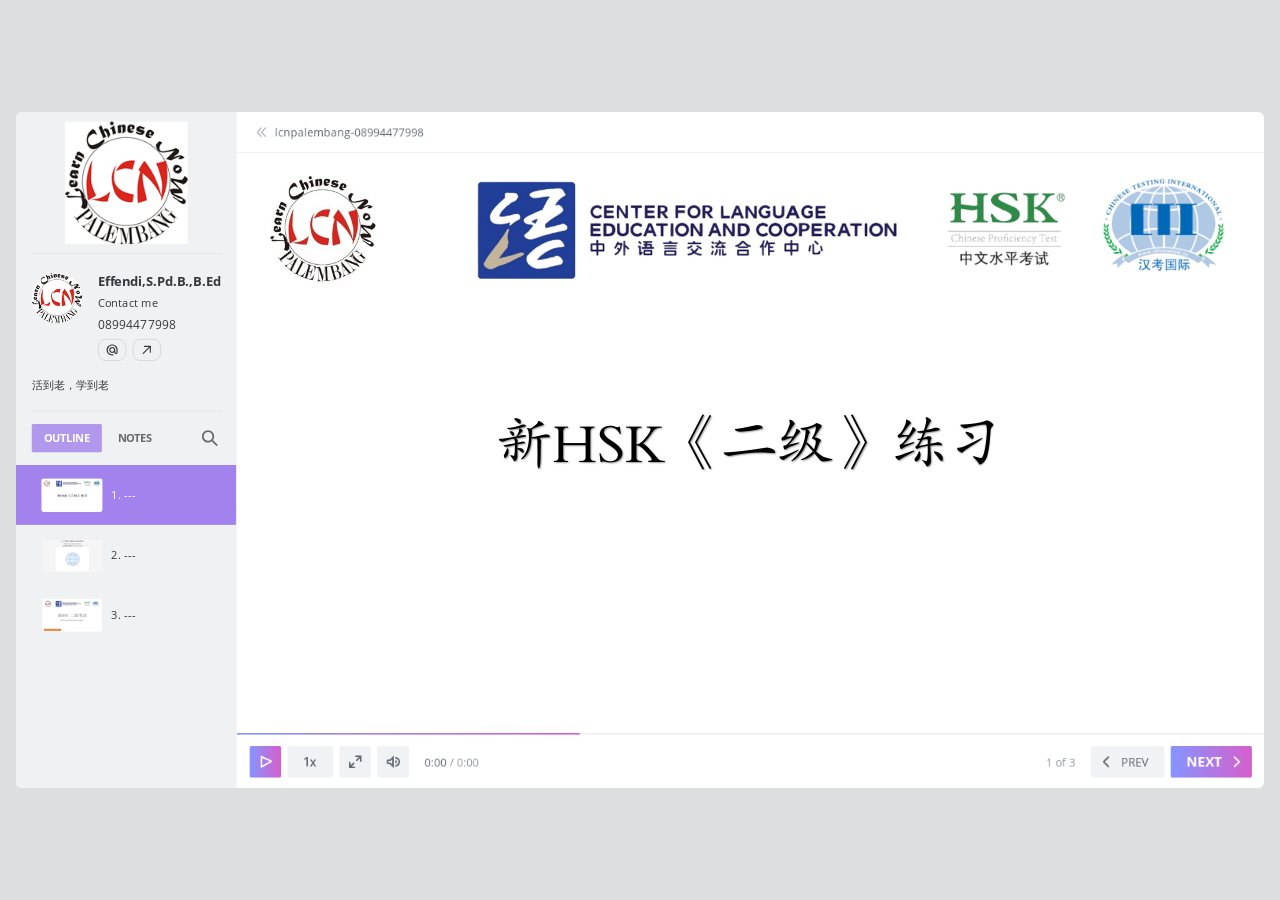
<file: index.html>
<!DOCTYPE html>
<!-- Created with iSpring --><!-- 1576 864 --><!--version 11.7.0.5 --><!--type html --><!--mainFolder ./ -->
<html style=background-color:#dcdee0;>
<head>
    <meta http-equiv="Content-Type" content="text/html;charset=utf-8"/><meta name="viewport" content="width=device-width,initial-scale=1,minimum-scale=1,maximum-scale=1,user-scalable=no"/><meta name="format-detection" content="telephone=no"/><meta name="apple-mobile-web-app-capable" content="yes"/><meta name="apple-mobile-web-app-status-bar-style" content="black"/><meta http-equiv="X-UA-Compatible" content="IE=edge"/><meta name="msapplication-tap-highlight" content="no"/><title>NEW HSK2 LESSON 01</title><link rel="apple-touch-icon-precomposed" href="data/apple-touch-icon.png"/><link rel="shortcut icon" type="image/ico" href="data/favicon.ico"/><style>body {background-color:#dcdee0;}#spr0_54edf1 {display:none;}</style>
    
    
    <style>
		#playerView {
			position:absolute;
			-webkit-tap-highlight-color:rgba(0,0,0,0);
			-webkit-user-select:none;
			-moz-user-select:none;
			-webkit-touch-callout:none;
			-webkit-user-drag:none;
		}
		#playerView * {
			position:absolute;
		}
		#preloader {
			width: 50px;
			height: 50px;
			position: absolute;
			top: 0;
			left: 0;
			bottom: 0;
			right: 0;
			margin: auto;
			border-radius: 10px;
			background-color: rgba(0, 0, 0, 0.5);
		}

		#preloader::after {
			content: '';
			position: absolute;
			background: url([data-uri]);
			background-size: cover;
			top: 0;
			left: 0;
			bottom: 0;
			right: 0;
			animation: preloader_spin 1s infinite linear;
			-webkit-animation: preloader_spin 1s infinite linear;
		}

		@keyframes preloader_spin { 0% {transform: rotate(0deg);} 100% {transform: rotate(360deg);} }
		@-webkit-keyframes preloader_spin { 0% {-webkit-transform: rotate(0deg);} 100% {-webkit-transform: rotate(360deg);}}
    </style>
</head>
<body>
	<div id="preloader"></div>
	<script src="data/browsersupport.js?10F41965"></script>
	<script src="data/player.js?10F41965"></script>
    <div id="content"></div>
    <div id="spr0_54edf1"></div>
    <script>
		document.addEventListener("DOMContentLoaded", () => (function(startup){
			function start(savedPresentationState)
			{
				var presInfo = "eNrVWktv28gd/yqEitwshaTe7qHlSzFhWtSKlJ1sEgiUOLKmpkiFD3m9hoEUvRTtnnvuaXsqsIdeuttP093t9tav0P/MkBIp6mG7aYEmsSXN/Ob/fg2V+wqunFbum2Knrfbq7aqs8Fq1IUtCVe7Vm1VNaqudliY0G0rjoXJSiQHc1664M+tc5AzNssw+xwuwMSU73tRfOh5aTBz/usp3ut1Go93udjuwf1s5FcQOf1KZV07bIrxOAT8NQmQtw3Gz2Wp2RAJbriqnIi+0TioJkQtHUYJjNBaEWrvGj5s/J5DK6dv7ig+72myGfBefWLWBW5NrJ3JNcwHwK9hSAj92pjG3QLAwgYV//OW7H3/7zT8//vpff/vqxz9/zd4zuSrzOF6evnv57uUExzXv7t3LvB6AQVuq/[base64]//N0P337107d/+v7j73/67jc//PWPrObxNOlBHfK+xvMCPd2otRvddqMJpb7RbIttEVUFgdQgnBrv7fvUwMwWbnqYZ38a6WlWOJg7MH0HJqAkormzRFG6ZDF6l+zlLn25Ya8z9nIbMPCW3Tu8KKhyt9rRBL7a6Il8tdtpSNV2XZTqDaUnNevyDruLO+0u7re7+ES7/[base64]/Axq+XAe3KUufCJmdMxMgvKVAp8VArxk0uBS1JMjotR/28ZoyQPMGuk4vQ+P3dwSZRGXhS+1mnVxY6wkUNMmTrFTbewmQ8GINlMGVroOkDcSC/xbG6p3+4K0Fhz2jf5bnvDuIhwtxFb3Ftb3DkLLfAk8NySGK1PLsYmKIEoHb0nQeiicOi4OIF6QcbswAvCiHaJCJqV7ExvrsMg8V2yRDdB9p9pvZ7QE0HiYOlMcQwlH2pBfLckVx/LNHSVzjOEgAZ3AOTHGzrSNMYrVKAmiR1RU59F7SxYobBATFU1UWs+gZiNvogLFOqNeqeuPpHCDrV69M8T6ZQVaoiNTkN7DBkDbmn/icOWzvU+h6uKqmn8sfO0Y+2h8ChrMAolj7QEqCVHuYd44YR3chLHgV8UwkXXIQJwFzLgOoRgB2OzcSTj0Gl1m1vS0WlirX+r2VOU4v77tQyvhpKqa337gBhrv2ayCJ3/uTA01wuG7XRboirnKfHHDEuJlKO0LTR5ufUUSiUvPy5CtkmURXkUnQhNA9/dEy8bUpA0vcZzSZVF05rk7xPpld32LLH2OO45Ij0vQXcQKYvzCEoPpEv5cRh4A8dH9EmV76zwtRPjwL8IXAKd3FnkrkVGm2UYQMZFkexQTsh3Jh5ys3lkwfBLQEAeUhI2XiAP+/Q5xzy4NZwJ8ta39hWOMJzPphiKUBSm0eaOD4t9UC9bTh8cwKqZxJR0HjmAojdwkgjlgWRxApE0dGJUJjMI0aq8OkS32HcLtKkV+sligsIoD6Xrpu/dlakQ9cP8wmXgJQukMJPvs8MMtnvOAnt3W5PlAvs4usG+kkRxsMBfUhNrmRNSUQNmlrU/5/h67sFPfInRLXI1YI3RWoFF4sXYQyu0lsanGm7BIuSE0/n6ycwcML6DvWjjO7DBmiXRVIoNNIvzupOWmv/cD2IU7XRowTkkllCo+7Ng58YlMA7Wym+bMsaxt5FrQh0UsVt0+iGTMyUwDZIwQjY5dpmnlVdhDy9IvwgT/1eEmkCSVCc8B/JYUhTNsnTZ0MbSUJfGhiRrxliWlPOxbY5l7ZXeJ70m4GL4N0fcBF1j38f+NRfM6AJ91kEeb++lZdq2eTEeSH3NAFJyAKotOJKlBw71pUv9lWTrZn8sj+B83yLfMKyzn8usdYCEpdm23n9FDkrTKRQGPMEeVBoYxOMYFDh8GCqQRkrRMe1sc7BWzQ6Wu/[base64]/KYGYtXIoVvYoLCsk0mCQBuTamGR+YiBFGQOhEbivR5rKbLa1TILY9IuLGS9WqNmW2beHpsHScawYpgW2V6QBdfIhqPZaB8ONDEh7cJlG2Glf4JibJZ7HRVMY4/[base64]/urMgB/mm7NsNtpNdUCjbpBFW1owJcu6MocqlZvUS4dbOlF0C3eCgsHzJmHn9b5igusUO0/DJtDsPBgN+1MwO5rG2RngKVGPpA4H+VTzamyzYCe+XsA4CP5cLD0UI8obE8GcKWvjaBaA4z0EnZ16C5jQKEgdcwGVlZQq2XwNkUTyxyxvmOckbc7LG280kvbkN93KNUgIzCyc1lE5dUh0eHdpnyI2om0TVlZ0OmWSRbVd1CwN2knf1iVjX4yzw6A9/XSNVzA606taSo/kLq2W0HM0VuPS2kWifYmQm+LASZpK4uCzkf75uCdBwVd3Gd654/wg5hx35fhTMrhNyd2Du4M9F7t0j/iWikO+OeCcOM3AtCoASe31i9pOtoW03ud2J47RYhkf40DMlEq5nxmJyv2cHqPIITaWAqPLEIa0T2POCMPVhdWbRxp1LcCTDXuU16P0foKJn8cwnegU0zCkAZRDWSfpbMG9BbI/irZxGpR8Wi/Jf6kpbb6GTqTmSSyCbHjZoPomyNOjRSPgNhMkvaxtQa802dJt0n2v0CTCcUqLBt/jCxuNvWMV7Uh2b7ZVrSeNDJuuUB3ChZNaAuQmHTiVn9WgooBXQeK5NDY9fEPrEOgPTbrcD2chXMbIqudEmTdZufsFY7YOkccbIhchx8xhadJQOQNb9BU6FCokarzCHviRKGzY1np0BIcunHg6h3o6o8/y8ng2pWTmSwW12DOCPG6bKFvm0uXTHViIJ5IotKtAHfc382QJRtiuKb9ll5EYbm3vU3w6LFulUEgm9LFAtI3bmo1tSWaibGxCBVtvpmPkerswVto6hM+nmaccVoUWAbmN1DLyIHLqh809waKTaRQk4TRTLw8k1yZIRTrcAPLCCW8gW+0g8HaAMy/kRvr8dm6aTh/blCCb5E+LxK4KYcNsv55+DVNS2UhoBI4Lxvj7x68ZjF2A0syAcGWfc8G6oheih4d/A1Lbm3w=";
				PresentationPlayer.start(presInfo, "content", "playerView", onPlayerInit, savedPresentationState);
				function onPlayerInit(player)
				{
					(function(player){
	(function(player)
{
	function findConnector(win)
	{
		var retries = 0;
		while (!win.ispringPresentationConnector && win.parent && win.parent != win)
		{
			++retries;
			if (retries > 7)
			{
				return null;
			}

			win = win.parent;
		}
		return win.ispringPresentationConnector;
	}

	function getConnector()
	{
		var api = findConnector(window);
		if (!api && window.opener && (typeof(window.opener) != "undefined"))
		{
			api = findConnector(window.opener);
		}
		return api;
	}

	try
	{
		var connector = getConnector();
		if (connector)
		{
			connector.register(player);
		}
	}
	catch (e) {}
})(player);

})(player);

					var preloader = document.getElementById("preloader");
					preloader.parentNode.removeChild(preloader);
				}
			}

			if (startup)
				startup(start);
			else
				start();
		})());
    </script>
</body>
</html>
</file>
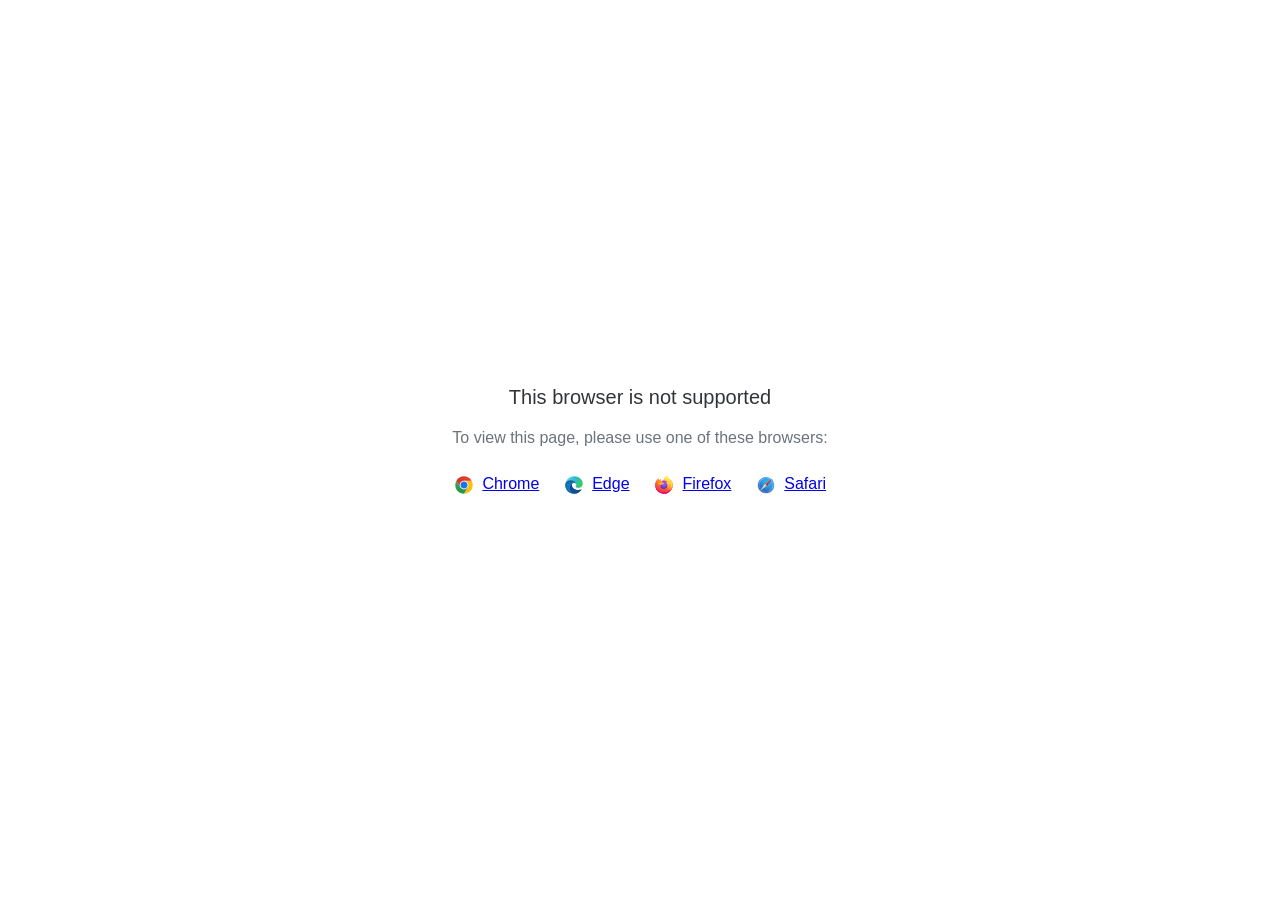
<file: data/html5-unsupported.html>
<html>
<head>
    <meta http-equiv="Content-Type" content="text/html;charset=utf-8"/>
    <meta name="viewport" content="width=device-width,initial-scale=1,maximum-scale=1">
    <meta name="format-detection" content="telephone=no">
    <meta name="apple-mobile-web-app-capable" content="yes">
    <meta name="apple-mobile-web-app-status-bar-style" content="black">
    <meta http-equiv="X-UA-Compatible" content="IE=edge">
    <meta name="msapplication-tap-highlight" content="no" />
    <title>Page Not Available</title>
    <style>
        body {
            background: #fff;
        }

        .banner {
            position: absolute;
            top: 50%;
            left: 50%;
            margin-left: -235px;
            margin-top: -67px;
            width: 470px;
            text-align: center;
            font-family: Roboto, Arial, Helvetica, sans-serif;
        }

        .title {
            margin-bottom: 16px;
            font-size: 20px;
            font-weight: 500;
            color: #323537;
            line-height: 28px;
        }

        .text {
            margin-bottom: 26px;
            font-size: 16px;
            color: #6C737B;
            line-height: 22px;
        }

        .browsers svg, .browsers a {
            display: inline-block;
            vertical-align: top;
        }

        .browsers a {
            font-size: 16px;
            margin-right: 20px;
            margin-left: 4px;
        }

        .browsers :last-child {
            margin-right: 0;
        }
    </style>
</head>
<body>
    <div class="banner">
        <div class="title">This browser is not supported</div>
        <div class="text">To view this page, please use one of these browsers:</div>
        <div class="browsers">
            <svg width="20" height="20" viewBox="0 0 20 20" fill="none" xmlns="http://www.w3.org/2000/svg">
                <path d="M10.0001 10.0001L13.789 12.1875L10.0001 18.7501C14.8326 18.7501 18.7501 14.8326 18.7501 10.0001C18.7501 8.40581 18.3216 6.91244 17.5766 5.625H10L10.0001 10.0001Z" fill="#FBBF12"/>
                <path d="M9.99999 1.25C6.76136 1.25 3.93585 3.01077 2.42285 5.6261L6.21103 12.1876L9.99999 10.0001V5.62507H17.5766C16.0634 3.01039 13.2382 1.25 9.99999 1.25Z" fill="url(#paint0_linear_579_2699)"/>
                <path d="M1.25005 10C1.25005 14.8325 5.16742 18.75 10 18.75L13.789 12.1875L10 10L6.21109 12.1875L2.42291 5.62598C1.67833 6.91306 1.25 8.40588 1.25 9.99988" fill="url(#paint1_linear_579_2699)"/>
                <path d="M14.3751 10.0001C14.3751 12.4163 12.4163 14.3751 10.0001 14.3751C7.58381 14.3751 5.625 12.4163 5.625 10.0001C5.625 7.58381 7.58381 5.625 10.0001 5.625C12.4163 5.625 14.3751 7.58381 14.3751 10.0001Z" fill="white"/>
                <path d="M13.5548 10.0001C13.5548 11.9633 11.9633 13.5548 10.0001 13.5548C8.03686 13.5548 6.44531 11.9633 6.44531 10.0001C6.44531 8.03686 8.03686 6.44531 10.0001 6.44531C11.9633 6.44531 13.5548 8.03686 13.5548 10.0001Z" fill="#1A73E8"/>
                <defs>
                    <linearGradient id="paint0_linear_579_2699" x1="5.04786" y1="6.71874" x2="12.965" y2="6.71874" gradientUnits="userSpaceOnUse">
                        <stop stop-color="#DB3328"/>
                        <stop offset="1" stop-color="#E53D30"/>
                    </linearGradient>
                    <linearGradient id="paint1_linear_579_2699" x1="4.58454" y1="7.18406" x2="7.82938" y2="12.8043" gradientUnits="userSpaceOnUse">
                        <stop stop-color="#32A651"/>
                        <stop offset="1" stop-color="#279847"/>
                    </linearGradient>
                </defs>
            </svg>
            <a href="https://www.google.com/chrome">Chrome</a>
            <svg width="20" height="20" viewBox="0 0 20 20" fill="none" xmlns="http://www.w3.org/2000/svg">
                <path d="M12.2449 9.92045C12.2449 8.25 10.5088 5.36648 6.59777 5.36648C2.68671 5.36648 1.25 8.62784 1.25 10.0199C1.25 5.0483 5.30074 1.25 10.1097 1.25C14.9188 1.25 18.75 4.84943 18.75 8.50852C18.75 11.7699 16.2956 12.9034 14.3002 12.9034C12.9832 12.9034 11.4866 12.4659 11.4866 11.7699C11.4866 11.233 12.2449 11.233 12.2449 9.92045Z" fill="url(#paint0_linear_579_2709)"/>
                <path d="M6.59777 5.36646C10.5088 5.36646 12.2449 8.24998 12.2449 9.92043C12.2449 9.93342 12.2448 9.94627 12.2446 9.95901C12.2249 8.84657 11.4738 7.79259 9.99002 7.79259C8.11431 7.79259 5.5801 10.338 5.91933 13.5C6.19087 16.031 8.33381 19.4261 12.9832 18.2329C12.9832 18.2329 12.1052 18.75 9.6508 18.75C5.30074 18.75 1.25 14.7727 1.25 10.2187C1.25 10.0981 1.25184 9.97975 1.25555 9.8637C1.35584 8.39889 2.82648 5.36646 6.59777 5.36646Z" fill="url(#paint1_linear_579_2709)"/>
                <path d="M6.59777 5.36646C10.5088 5.36646 12.2449 8.24998 12.2449 9.92043C12.2449 9.93342 12.2448 9.94627 12.2446 9.95901C12.2249 8.84657 11.4738 7.79259 9.99002 7.79259C8.11431 7.79259 5.5801 10.338 5.91933 13.5C6.19087 16.031 8.33381 19.4261 12.9832 18.2329C12.9832 18.2329 12.1052 18.75 9.6508 18.75C5.30074 18.75 1.25 14.7727 1.25 10.2187C1.25 10.0981 1.25184 9.97975 1.25555 9.8637C1.35584 8.39889 2.82648 5.36646 6.59777 5.36646Z" fill="url(#paint2_radial_579_2709)"/>
                <path d="M12.4415 18.4371C14.9324 17.7576 16.712 15.6377 17.0338 15.2101C17.393 14.7328 17.4928 14.4345 17.393 14.3351C17.2932 14.2357 17.1536 14.2555 16.7944 14.4345C16.4352 14.6135 14.32 15.4885 11.9056 14.7527C9.49107 14.0169 7.83486 12.1078 7.83486 9.99987C7.83486 8.36919 9.23166 7.79248 9.98993 7.79248C8.11422 7.79248 5.58001 10.3379 5.91923 13.4999C6.19077 16.0309 8.33371 19.426 12.9831 18.2328C12.9831 18.2328 12.821 18.3283 12.4415 18.4371Z" fill="#0E458A"/>
                <path d="M12.4415 18.4371C14.9324 17.7576 16.712 15.6377 17.0338 15.2101C17.393 14.7328 17.4928 14.4345 17.393 14.3351C17.2932 14.2357 17.1536 14.2555 16.7944 14.4345C16.4352 14.6135 14.32 15.4885 11.9056 14.7527C9.49107 14.0169 7.83486 12.1078 7.83486 9.99987C7.83486 8.36919 9.23166 7.79248 9.98993 7.79248C8.11422 7.79248 5.58001 10.3379 5.91923 13.4999C6.19077 16.0309 8.33371 19.426 12.9831 18.2328C12.9831 18.2328 12.821 18.3283 12.4415 18.4371Z" fill="url(#paint3_radial_579_2709)"/>
                <defs>
                    <linearGradient id="paint0_linear_579_2709" x1="17.7323" y1="11.5909" x2="0.61762" y2="7.54779" gradientUnits="userSpaceOnUse">
                        <stop stop-color="#3BCC50"/>
                        <stop offset="0.489583" stop-color="#2ABAD6"/>
                        <stop offset="1" stop-color="#7DCFE7"/>
                    </linearGradient>
                    <linearGradient id="paint1_linear_579_2709" x1="7.11659" y1="5.36646" x2="7.11659" y2="18.75" gradientUnits="userSpaceOnUse">
                        <stop stop-color="#035989"/>
                        <stop offset="0.265625" stop-color="#1175B6"/>
                        <stop offset="1" stop-color="#0470CF"/>
                    </linearGradient>
                    <radialGradient id="paint2_radial_579_2709" cx="0" cy="0" r="1" gradientUnits="userSpaceOnUse" gradientTransform="translate(6.83723 11.8693) rotate(59.2143) scale(5.92595 5.93561)">
                        <stop stop-color="#1284D8"/>
                        <stop offset="0.813899" stop-color="#1170B2" stop-opacity="0.767762"/>
                        <stop offset="1" stop-color="#0E649B" stop-opacity="0.65"/>
                    </radialGradient>
                    <radialGradient id="paint3_radial_579_2709" cx="0" cy="0" r="1" gradientUnits="userSpaceOnUse" gradientTransform="translate(11.6661 13.4999) rotate(77.9982) scale(4.79806 5.18015)">
                        <stop stop-color="#104890"/>
                        <stop offset="0.69943" stop-color="#12529E" stop-opacity="0.70624"/>
                        <stop offset="1" stop-color="#0E4584" stop-opacity="0.58"/>
                    </radialGradient>
                </defs>
            </svg>
            <a href="https://www.microsoft.com/edge">Edge</a>
            <svg width="20" height="20" viewBox="0 0 20 20" fill="none" xmlns="http://www.w3.org/2000/svg">
                <path d="M18.1191 6.70405C17.7385 5.78587 16.967 4.79462 16.3615 4.4815C16.8544 5.4501 17.1395 6.42162 17.2485 7.14652C17.2485 7.14652 17.2485 7.15163 17.2503 7.16113C16.2598 4.6861 14.5798 3.68791 13.2079 1.51504C13.1383 1.40543 13.069 1.29582 13.0012 1.17854C12.963 1.1124 12.932 1.05248 12.905 0.995851C12.8481 0.885984 12.8042 0.76987 12.7741 0.649844C12.7743 0.644144 12.7725 0.638558 12.7688 0.63417C12.7652 0.629782 12.7601 0.626904 12.7544 0.626094C12.749 0.624635 12.7434 0.624635 12.738 0.626094C12.7366 0.626756 12.7352 0.627617 12.734 0.628652C12.7318 0.628652 12.7296 0.63121 12.7274 0.63194L12.7311 0.627191C10.5302 1.91914 9.78353 4.30904 9.71499 5.5049C8.83549 5.56518 7.99455 5.88974 7.30189 6.43623C7.22949 6.37488 7.15379 6.31755 7.07512 6.26451C6.87551 5.56419 6.86708 4.82302 7.0507 4.11832C6.15057 4.52936 5.45059 5.17789 4.94165 5.75189H4.93764C4.5902 5.31089 4.61463 3.85634 4.63432 3.55272C4.63031 3.53372 4.37547 3.68535 4.34266 3.70837C4.03608 3.92756 3.7495 4.17357 3.48628 4.4435C3.18675 4.74784 2.9131 5.07672 2.66818 5.42671C2.1047 6.22702 1.70509 7.13132 1.49244 8.08735C1.48843 8.10635 1.48478 8.12608 1.48077 8.14544C1.46437 8.22254 1.40494 8.60946 1.39437 8.6935V8.71286C1.3169 9.11266 1.26865 9.5176 1.25 9.92444V9.96938C1.25 14.8186 5.17279 18.75 10.0114 18.75C14.345 18.75 17.943 15.5968 18.6477 11.455C18.6623 11.3428 18.6743 11.2295 18.6875 11.1163C18.8617 9.61022 18.6681 8.02743 18.1191 6.70405ZM8.02046 13.5774C8.06129 13.5968 8.09994 13.6183 8.14186 13.6373L8.14769 13.641C8.10577 13.6205 8.06311 13.5993 8.02082 13.5774H8.02046ZM17.251 7.16515V7.15675V7.16625V7.16515Z" fill="url(#paint0_linear_579_2717)"/>
                <path d="M18.119 6.704C17.7384 5.78582 16.9669 4.79457 16.3614 4.48145C16.8543 5.45005 17.1394 6.42157 17.2484 7.14647V7.16437C18.0752 9.41067 17.6246 11.695 16.9757 13.0907C15.9716 15.25 13.541 17.4635 9.73602 17.3557C5.62839 17.2388 2.0071 14.1802 1.33082 10.1776C1.20759 9.54586 1.33082 9.22543 1.39279 8.71281C1.31733 9.10778 1.28853 9.22214 1.25098 9.92439V9.96933C1.25098 14.8185 5.17377 18.7499 10.0124 18.7499C14.346 18.7499 17.944 15.5968 18.6487 11.4549C18.6633 11.3428 18.6753 11.2295 18.6884 11.1162C18.8616 9.61017 18.668 8.02738 18.119 6.704Z" fill="url(#paint1_radial_579_2717)"/>
                <path d="M18.119 6.704C17.7384 5.78582 16.9669 4.79457 16.3614 4.48145C16.8543 5.45005 17.1394 6.42157 17.2484 7.14647V7.16437C18.0752 9.41067 17.6246 11.695 16.9757 13.0907C15.9716 15.25 13.541 17.4635 9.73602 17.3557C5.62839 17.2388 2.0071 14.1802 1.33082 10.1776C1.20759 9.54586 1.33082 9.22543 1.39279 8.71281C1.31733 9.10778 1.28853 9.22214 1.25098 9.92439V9.96933C1.25098 14.8185 5.17377 18.7499 10.0124 18.7499C14.346 18.7499 17.944 15.5968 18.6487 11.4549C18.6633 11.3428 18.6753 11.2295 18.6884 11.1162C18.8616 9.61017 18.668 8.02738 18.119 6.704Z" fill="url(#paint2_radial_579_2717)"/>
                <path d="M13.8612 7.73587C13.8806 7.74939 13.8977 7.7629 13.9159 7.77642C13.696 7.38513 13.4221 7.02694 13.1022 6.71246C10.3788 3.98314 12.3884 0.794172 12.7271 0.631947L12.7307 0.627197C10.5298 1.91915 9.78314 4.30905 9.7146 5.50491C9.81668 5.49797 9.9184 5.4892 10.0223 5.4892C11.6647 5.4892 13.0953 6.39459 13.8612 7.73587Z" fill="url(#paint3_radial_579_2717)"/>
                <path d="M10.028 8.28118C10.0138 8.5004 9.24382 9.25307 8.97441 9.25307C6.48292 9.25307 6.07861 10.7635 6.07861 10.7635C6.18798 12.0357 7.07244 13.0833 8.14245 13.6375C8.19131 13.6627 8.24052 13.6854 8.28828 13.708C8.37396 13.7446 8.46 13.7811 8.54567 13.8136C8.91262 13.9433 9.29689 14.0172 9.68568 14.0329C14.0525 14.2382 14.8991 8.80001 11.7473 7.22087C12.5541 7.08021 13.3919 7.40575 13.8597 7.73495C13.0941 6.39367 11.6631 5.48828 10.0207 5.48828C9.91682 5.48828 9.81511 5.49705 9.71303 5.50399C8.83417 5.56502 7.99404 5.88994 7.30212 6.43642C7.43591 6.55005 7.58685 6.70131 7.90439 7.0148C8.5001 7.60378 10.0247 8.20993 10.028 8.28118Z" fill="url(#paint4_radial_579_2717)"/>
                <path d="M10.028 8.28118C10.0138 8.5004 9.24382 9.25307 8.97441 9.25307C6.48292 9.25307 6.07861 10.7635 6.07861 10.7635C6.18798 12.0357 7.07244 13.0833 8.14245 13.6375C8.19131 13.6627 8.24052 13.6854 8.28828 13.708C8.37396 13.7446 8.46 13.7811 8.54567 13.8136C8.91262 13.9433 9.29689 14.0172 9.68568 14.0329C14.0525 14.2382 14.8991 8.80001 11.7473 7.22087C12.5541 7.08021 13.3919 7.40575 13.8597 7.73495C13.0941 6.39367 11.6631 5.48828 10.0207 5.48828C9.91682 5.48828 9.81511 5.49705 9.71303 5.50399C8.83417 5.56502 7.99404 5.88994 7.30212 6.43642C7.43591 6.55005 7.58685 6.70131 7.90439 7.0148C8.5001 7.60378 10.0247 8.20993 10.028 8.28118Z" fill="url(#paint5_radial_579_2717)"/>
                <path d="M6.89479 6.14439C6.96588 6.19043 7.02421 6.22916 7.07708 6.2646C6.87746 5.56428 6.86903 4.82311 7.05265 4.11841C6.15252 4.52945 5.45255 5.17799 4.9436 5.75198C4.9848 5.75089 6.2557 5.72787 6.89479 6.14439Z" fill="url(#paint6_radial_579_2717)"/>
                <path d="M1.33119 10.1776C2.00747 14.1802 5.62876 17.2388 9.7393 17.3557C13.5443 17.4635 15.9735 15.25 16.979 13.0907C17.6279 11.6946 18.0785 9.41068 17.2517 7.16437V7.14756C17.2517 7.14976 17.2517 7.15268 17.2535 7.16218C17.5641 9.1962 16.532 11.1667 14.9184 12.4992C14.9167 12.5029 14.9152 12.5067 14.9137 12.5105C11.7692 15.0765 8.76042 14.0586 8.15123 13.6431C8.10893 13.6227 8.06628 13.6015 8.02399 13.5796C6.19056 12.7027 5.43334 11.0274 5.59558 9.5919C4.04797 9.5919 3.52007 8.28314 3.52007 8.28314C3.52007 8.28314 4.90982 7.29006 6.74143 8.1538C8.43778 8.95396 10.031 8.2835 10.031 8.28314C10.0277 8.21189 8.50304 7.60391 7.90842 7.01676C7.59088 6.70327 7.43995 6.55201 7.30615 6.43838C7.23375 6.37702 7.15805 6.3197 7.07939 6.26665C7.02725 6.23012 6.97001 6.19358 6.8971 6.14645C6.25801 5.72992 4.98711 5.75294 4.94518 5.75404H4.94117C4.59374 5.31303 4.61816 3.85849 4.63785 3.55487C4.63384 3.53587 4.379 3.68749 4.34619 3.71051C4.03961 3.92971 3.75303 4.17571 3.48981 4.44564C3.19028 4.74999 2.91663 5.07887 2.67171 5.42886C2.10823 6.22916 1.70862 7.13347 1.49597 8.08949C1.48904 8.1063 1.17734 9.47023 1.33119 10.1776Z" fill="url(#paint7_radial_579_2717)"/>
                <path d="M13.1024 6.71246C13.4222 7.02693 13.6962 7.38513 13.9161 7.77642C13.9616 7.81071 14.0055 7.8473 14.0473 7.88603C16.0335 9.71873 14.9945 12.3132 14.9154 12.4996C16.529 11.1671 17.5611 9.19662 17.2505 7.16259C16.2599 4.6861 14.58 3.68791 13.2081 1.51504C13.1385 1.40543 13.0692 1.29582 13.0014 1.17854C12.9631 1.1124 12.9321 1.05248 12.9051 0.995851C12.8483 0.885984 12.8044 0.76987 12.7742 0.649844C12.7745 0.644144 12.7726 0.638559 12.769 0.63417C12.7653 0.629782 12.7602 0.626904 12.7546 0.626094C12.7492 0.624635 12.7435 0.624635 12.7382 0.626094C12.7367 0.626756 12.7354 0.627617 12.7341 0.628652C12.732 0.628652 12.7298 0.63121 12.7276 0.63194C12.3885 0.794165 10.379 3.98313 13.1024 6.71246Z" fill="url(#paint8_radial_579_2717)"/>
                <path d="M14.0464 7.88413C14.0046 7.8454 13.9608 7.80882 13.9152 7.77452C13.8973 7.761 13.8787 7.74748 13.8605 7.73396C13.3928 7.40513 12.555 7.07922 11.7482 7.21989C14.8995 8.79902 14.0534 14.2372 9.68654 14.0319C9.29775 14.0163 8.91348 13.9424 8.54653 13.8126C8.46085 13.7805 8.37481 13.7451 8.28914 13.7071C8.23956 13.6844 8.19034 13.6618 8.14331 13.6365L8.14914 13.6402C8.75834 14.0567 11.7671 15.0746 14.9116 12.5075C14.9116 12.5075 14.9134 12.5028 14.9163 12.4962C14.9943 12.3132 16.0334 9.71866 14.0464 7.88413Z" fill="url(#paint9_radial_579_2717)"/>
                <path d="M6.07833 10.7635C6.07833 10.7635 6.48264 9.25306 8.97412 9.25306C9.24354 9.25306 10.0135 8.49966 10.0277 8.28117C10.0419 8.06268 8.43455 8.95199 6.7382 8.15183C4.90659 7.28809 3.51685 8.28117 3.51685 8.28117C3.51685 8.28117 4.04475 9.58993 5.59235 9.58993C5.43012 11.0255 6.18733 12.6992 8.02076 13.5776C8.06159 13.597 8.10024 13.6185 8.14217 13.6375C7.07215 13.0843 6.18879 12.0357 6.07833 10.7635Z" fill="url(#paint10_radial_579_2717)"/>
                <path d="M18.1191 6.70405C17.7385 5.78587 16.967 4.79462 16.3615 4.4815C16.8544 5.4501 17.1395 6.42162 17.2485 7.14652C17.2485 7.14652 17.2485 7.15163 17.2503 7.16113C16.2598 4.6861 14.5798 3.68791 13.2079 1.51504C13.1383 1.40543 13.069 1.29582 13.0012 1.17854C12.963 1.1124 12.932 1.05248 12.905 0.995851C12.8481 0.885984 12.8042 0.76987 12.7741 0.649844C12.7743 0.644144 12.7725 0.638558 12.7688 0.63417C12.7652 0.629782 12.7601 0.626904 12.7544 0.626094C12.749 0.624635 12.7434 0.624635 12.738 0.626094C12.7366 0.626756 12.7352 0.627617 12.734 0.628652C12.7318 0.628652 12.7296 0.63121 12.7274 0.63194L12.7311 0.627191C10.5302 1.91914 9.78353 4.30904 9.71499 5.5049C9.81707 5.49796 9.91878 5.48919 10.0227 5.48919C11.6651 5.48919 13.0957 6.39458 13.8616 7.73586C13.3939 7.40703 12.5561 7.08111 11.7493 7.22178C14.9007 8.80092 14.0545 14.2391 9.68764 14.0338C9.29885 14.0182 8.91458 13.9443 8.54763 13.8145C8.46196 13.7824 8.37592 13.747 8.29024 13.709C8.24066 13.6863 8.19144 13.6636 8.14441 13.6384L8.15025 13.6421C8.10796 13.6216 8.0653 13.6004 8.02301 13.5785C8.06384 13.5979 8.10249 13.6194 8.14441 13.6384C7.07221 13.0842 6.18885 12.0356 6.07839 10.7633C6.07839 10.7633 6.4827 9.25288 8.97418 9.25288C9.2436 9.25288 10.0136 8.49949 10.0278 8.28099C10.0245 8.20975 8.49987 7.60177 7.90525 7.01462C7.58771 6.70113 7.43678 6.54986 7.30298 6.43623C7.23058 6.37488 7.15488 6.31755 7.07622 6.26451C6.87661 5.56419 6.86817 4.82302 7.05179 4.11832C6.15166 4.52936 5.45169 5.17789 4.94275 5.75189H4.93874C4.5913 5.31089 4.61572 3.85634 4.63541 3.55272C4.6314 3.53372 4.37657 3.68535 4.34375 3.70837C4.03717 3.92756 3.75059 4.17357 3.48738 4.4435C3.18785 4.74784 2.9142 5.07672 2.66928 5.42671C2.1058 6.22702 1.70618 7.13132 1.49353 8.08735C1.48952 8.10635 1.48588 8.12608 1.48187 8.14544C1.46546 8.22254 1.39109 8.61494 1.38088 8.69898C1.38088 8.70556 1.38088 8.69277 1.38088 8.69898C1.31262 9.10444 1.26891 9.51368 1.25 9.92444V9.96938C1.25 14.8186 5.17279 18.75 10.0114 18.75C14.345 18.75 17.943 15.5968 18.6477 11.455C18.6623 11.3428 18.6743 11.2295 18.6875 11.1163C18.8617 9.61022 18.6681 8.02743 18.1191 6.70405ZM17.25 7.15492V7.16442V7.15492Z" fill="url(#paint11_linear_579_2717)"/>
                <defs>
                    <linearGradient id="paint0_linear_579_2717" x1="16.9594" y1="3.43288" x2="2.3837" y2="17.4648" gradientUnits="userSpaceOnUse">
                        <stop offset="0.05" stop-color="#FFF44F"/>
                        <stop offset="0.11" stop-color="#FFE847"/>
                        <stop offset="0.22" stop-color="#FFC830"/>
                        <stop offset="0.37" stop-color="#FF980E"/>
                        <stop offset="0.4" stop-color="#FF8B16"/>
                        <stop offset="0.46" stop-color="#FF672A"/>
                        <stop offset="0.53" stop-color="#FF3647"/>
                        <stop offset="0.7" stop-color="#E31587"/>
                    </linearGradient>
                    <radialGradient id="paint1_radial_579_2717" cx="0" cy="0" r="1" gradientUnits="userSpaceOnUse" gradientTransform="translate(16.287 2.63668) scale(18.2654 18.3055)">
                        <stop offset="0.13" stop-color="#FFBD4F"/>
                        <stop offset="0.19" stop-color="#FFAC31"/>
                        <stop offset="0.25" stop-color="#FF9D17"/>
                        <stop offset="0.28" stop-color="#FF980E"/>
                        <stop offset="0.4" stop-color="#FF563B"/>
                        <stop offset="0.47" stop-color="#FF3750"/>
                        <stop offset="0.71" stop-color="#F5156C"/>
                        <stop offset="0.78" stop-color="#EB0878"/>
                        <stop offset="0.86" stop-color="#E50080"/>
                    </radialGradient>
                    <radialGradient id="paint2_radial_579_2717" cx="0" cy="0" r="1" gradientUnits="userSpaceOnUse" gradientTransform="translate(9.61279 10.1202) scale(18.2654 18.3055)">
                        <stop offset="0.3" stop-color="#960E18"/>
                        <stop offset="0.35" stop-color="#B11927" stop-opacity="0.74"/>
                        <stop offset="0.43" stop-color="#DB293D" stop-opacity="0.34"/>
                        <stop offset="0.5" stop-color="#F5334B" stop-opacity="0.09"/>
                        <stop offset="0.53" stop-color="#FF3750" stop-opacity="0"/>
                    </radialGradient>
                    <radialGradient id="paint3_radial_579_2717" cx="0" cy="0" r="1" gradientUnits="userSpaceOnUse" gradientTransform="translate(11.8153 -1.51753) scale(13.2325 13.2615)">
                        <stop offset="0.13" stop-color="#FFF44F"/>
                        <stop offset="0.25" stop-color="#FFDC3E"/>
                        <stop offset="0.51" stop-color="#FF9D12"/>
                        <stop offset="0.53" stop-color="#FF980E"/>
                    </radialGradient>
                    <radialGradient id="paint4_radial_579_2717" cx="0" cy="0" r="1" gradientUnits="userSpaceOnUse" gradientTransform="translate(7.59304 14.9021) scale(8.69686 8.71594)">
                        <stop offset="0.35" stop-color="#3A8EE6"/>
                        <stop offset="0.47" stop-color="#5C79F0"/>
                        <stop offset="0.67" stop-color="#9059FF"/>
                        <stop offset="1" stop-color="#C139E6"/>
                    </radialGradient>
                    <radialGradient id="paint5_radial_579_2717" cx="0" cy="0" r="1" gradientUnits="userSpaceOnUse" gradientTransform="translate(9.87545 7.94492) rotate(-13.9265) scale(4.60823 5.42407)">
                        <stop offset="0.21" stop-color="#9059FF" stop-opacity="0"/>
                        <stop offset="0.28" stop-color="#8C4FF3" stop-opacity="0.06"/>
                        <stop offset="0.75" stop-color="#7716A8" stop-opacity="0.45"/>
                        <stop offset="0.97" stop-color="#6E008B" stop-opacity="0.6"/>
                    </radialGradient>
                    <radialGradient id="paint6_radial_579_2717" cx="0" cy="0" r="1" gradientUnits="userSpaceOnUse" gradientTransform="translate(9.38226 1.88781) scale(6.25678 6.27051)">
                        <stop stop-color="#FFE226"/>
                        <stop offset="0.12" stop-color="#FFDB27"/>
                        <stop offset="0.3" stop-color="#FFC82A"/>
                        <stop offset="0.5" stop-color="#FFA930"/>
                        <stop offset="0.73" stop-color="#FF7E37"/>
                        <stop offset="0.79" stop-color="#FF7139"/>
                    </radialGradient>
                    <radialGradient id="paint7_radial_579_2717" cx="0" cy="0" r="1" gradientUnits="userSpaceOnUse" gradientTransform="translate(14.3005 -2.08939) scale(26.6943 26.7529)">
                        <stop offset="0.11" stop-color="#FFF44F"/>
                        <stop offset="0.46" stop-color="#FF980E"/>
                        <stop offset="0.62" stop-color="#FF5634"/>
                        <stop offset="0.72" stop-color="#FF3647"/>
                        <stop offset="0.9" stop-color="#E31587"/>
                    </radialGradient>
                    <radialGradient id="paint8_radial_579_2717" cx="0" cy="0" r="1" gradientUnits="userSpaceOnUse" gradientTransform="translate(11.72 0.833589) rotate(84.2447) scale(19.4998 12.7839)">
                        <stop stop-color="#FFF44F"/>
                        <stop offset="0.06" stop-color="#FFE847"/>
                        <stop offset="0.17" stop-color="#FFC830"/>
                        <stop offset="0.3" stop-color="#FF980E"/>
                        <stop offset="0.36" stop-color="#FF8B16"/>
                        <stop offset="0.45" stop-color="#FF672A"/>
                        <stop offset="0.57" stop-color="#FF3647"/>
                        <stop offset="0.74" stop-color="#E31587"/>
                    </radialGradient>
                    <radialGradient id="paint9_radial_579_2717" cx="0" cy="0" r="1" gradientUnits="userSpaceOnUse" gradientTransform="translate(9.23484 4.20996) scale(16.6653 16.7019)">
                        <stop offset="0.14" stop-color="#FFF44F"/>
                        <stop offset="0.48" stop-color="#FF980E"/>
                        <stop offset="0.59" stop-color="#FF5634"/>
                        <stop offset="0.66" stop-color="#FF3647"/>
                        <stop offset="0.9" stop-color="#E31587"/>
                    </radialGradient>
                    <radialGradient id="paint10_radial_579_2717" cx="0" cy="0" r="1" gradientUnits="userSpaceOnUse" gradientTransform="translate(13.6341 5.18793) scale(18.2402 18.2803)">
                        <stop offset="0.09" stop-color="#FFF44F"/>
                        <stop offset="0.23" stop-color="#FFE141"/>
                        <stop offset="0.51" stop-color="#FFAF1E"/>
                        <stop offset="0.63" stop-color="#FF980E"/>
                    </radialGradient>
                    <linearGradient id="paint11_linear_579_2717" x1="16.7844" y1="3.35761" x2="4.38152" y2="15.7337" gradientUnits="userSpaceOnUse">
                        <stop offset="0.17" stop-color="#FFF44F" stop-opacity="0.8"/>
                        <stop offset="0.27" stop-color="#FFF44F" stop-opacity="0.63"/>
                        <stop offset="0.49" stop-color="#FFF44F" stop-opacity="0.22"/>
                        <stop offset="0.6" stop-color="#FFF44F" stop-opacity="0"/>
                    </linearGradient>
                </defs>
            </svg>
            <a href="https://www.mozilla.org/firefox">Firefox</a>
            <svg width="20" height="20" viewBox="0 0 20 20" fill="none" xmlns="http://www.w3.org/2000/svg">
                <path d="M10 18.75C14.8325 18.75 18.75 14.8325 18.75 10C18.75 5.16751 14.8325 1.25 10 1.25C5.16751 1.25 1.25 5.16751 1.25 10C1.25 14.8325 5.16751 18.75 10 18.75Z" fill="url(#paint0_linear_579_2734)"/>
                <path d="M10 18.0938C14.4701 18.0938 18.0938 14.4701 18.0938 10C18.0938 5.52995 14.4701 1.90625 10 1.90625C5.52995 1.90625 1.90625 5.52995 1.90625 10C1.90625 14.4701 5.52995 18.0938 10 18.0938Z" fill="url(#paint1_radial_579_2734)"/>
                <path d="M10.0137 3.87498C9.95897 3.87498 9.91113 3.83399 9.91113 3.7793V2.35057C9.91113 2.29588 9.95897 2.25488 10.0137 2.25488C10.0683 2.25488 10.1162 2.29588 10.1162 2.35057V3.7793C10.1093 3.83399 10.0683 3.87498 10.0137 3.87498Z" fill="#F3F3F3"/>
                <path d="M10.0137 3.88182C9.95214 3.88182 9.9043 3.83397 9.9043 3.77929V2.35058C9.9043 2.29589 9.95214 2.24805 10.0137 2.24805C10.0752 2.24805 10.123 2.29589 10.123 2.35058V3.77929C10.123 3.83397 10.0684 3.88182 10.0137 3.88182ZM10.0137 2.26167C9.96583 2.26167 9.91799 2.30273 9.91799 2.35058V3.77929C9.91799 3.82713 9.95898 3.8682 10.0137 3.8682C10.0615 3.8682 10.1093 3.82713 10.1093 3.77929V2.35058C10.1026 2.30273 10.0615 2.26167 10.0137 2.26167Z" fill="white"/>
                <path d="M10.6972 3.10941C10.6426 3.10257 10.6016 3.06157 10.6016 3.00688L10.6494 2.37108C10.6562 2.31646 10.7041 2.2754 10.7588 2.28224C10.8135 2.28909 10.8545 2.33015 10.8545 2.38484L10.8066 3.02057C10.7998 3.07526 10.7519 3.11626 10.6972 3.10948V3.10941Z" fill="#F3F3F3"/>
                <path d="M10.6973 3.1164C10.6357 3.10955 10.5947 3.06171 10.5947 3.00702L10.6426 2.37123C10.6494 2.31661 10.6973 2.26877 10.7588 2.27554C10.8203 2.28239 10.8613 2.3303 10.8613 2.38492L10.8135 3.02071C10.8066 3.08224 10.7588 3.12324 10.6973 3.1164ZM10.7588 2.28923C10.7109 2.28923 10.663 2.32346 10.663 2.3713L10.6152 3.00709C10.6152 3.05486 10.6494 3.09593 10.7041 3.10271C10.7519 3.10271 10.7998 3.06855 10.7998 3.02071L10.8476 2.38492C10.8476 2.33708 10.8066 2.29608 10.7587 2.28923H10.7588Z" fill="white"/>
                <path d="M11.2099 3.99815C11.1551 3.98447 11.121 3.93662 11.1278 3.88193L11.4081 2.48051C11.4218 2.4259 11.4696 2.39167 11.5243 2.40536C11.579 2.41905 11.6131 2.4669 11.6063 2.52158L11.326 3.923C11.3192 3.97078 11.2645 4.005 11.2098 3.99815H11.2099Z" fill="#F3F3F3"/>
                <path d="M11.2101 4.00462C11.1485 3.99093 11.1144 3.93625 11.1212 3.88156L11.4015 2.48016C11.4152 2.42554 11.4699 2.38447 11.5313 2.39816C11.5928 2.41185 11.6271 2.46654 11.6202 2.52123L11.34 3.92263C11.3263 3.97724 11.2716 4.01147 11.2101 4.00462ZM11.5313 2.41185C11.4835 2.40501 11.4356 2.43231 11.4219 2.48023L11.1418 3.88163C11.1349 3.9294 11.1622 3.97724 11.2169 3.991C11.2647 3.99778 11.3126 3.9704 11.3263 3.92256L11.6065 2.52123C11.6134 2.46654 11.5792 2.42554 11.5313 2.41185Z" fill="white"/>
                <path d="M12.0302 3.38287C12.0172 3.37973 12.0049 3.37405 11.9941 3.36617C11.9832 3.35828 11.9741 3.34834 11.9671 3.33691C11.9601 3.32548 11.9554 3.31279 11.9534 3.29956C11.9513 3.28633 11.9519 3.27282 11.955 3.2598L12.1259 2.64462C12.1395 2.58993 12.1942 2.56255 12.2489 2.57624C12.3036 2.58993 12.3378 2.64462 12.3242 2.69931L12.1532 3.31456C12.1395 3.36918 12.0849 3.39656 12.0302 3.38287Z" fill="#F3F3F3"/>
                <path d="M12.0302 3.38948C11.9756 3.37579 11.9346 3.31426 11.9551 3.25965L12.126 2.64433C12.1396 2.58972 12.2011 2.55549 12.2558 2.56918C12.3105 2.58287 12.3515 2.6444 12.331 2.69902L12.1601 3.31433C12.1464 3.36895 12.0918 3.40317 12.0303 3.38948H12.0302ZM12.2558 2.58972C12.208 2.57603 12.1533 2.6034 12.1396 2.65125L11.9688 3.26642C11.9551 3.31426 11.9824 3.36218 12.0371 3.37579C12.0849 3.38948 12.1396 3.36218 12.1533 3.31433L12.3242 2.69902C12.331 2.65125 12.3037 2.6034 12.2558 2.58964V2.58972Z" fill="white"/>
                <path d="M12.3652 4.34683C12.3105 4.3263 12.2901 4.26477 12.3105 4.21692L12.8574 2.89759C12.8778 2.84975 12.9394 2.82237 12.9872 2.84975C13.042 2.87021 13.0625 2.93181 13.042 2.97958L12.4951 4.29892C12.4746 4.34683 12.413 4.37414 12.3653 4.34683H12.3652Z" fill="#F3F3F3"/>
                <path d="M12.3653 4.35357C12.339 4.34356 12.3178 4.32354 12.3062 4.29791C12.2947 4.27227 12.2938 4.24311 12.3037 4.21681L12.8506 2.89746C12.8711 2.84277 12.9327 2.82224 12.9942 2.84277C13.0205 2.85278 13.0417 2.8728 13.0532 2.89843C13.0648 2.92407 13.0657 2.95323 13.0557 2.97953L12.5089 4.29888C12.4815 4.35357 12.4199 4.38088 12.3653 4.35357ZM12.9874 2.85646C12.9395 2.836 12.8848 2.85646 12.8643 2.90431L12.3174 4.22366C12.2969 4.2715 12.3243 4.31934 12.3721 4.33988C12.4199 4.36034 12.4746 4.33988 12.4952 4.29204L13.0421 2.97268C13.0557 2.93161 13.0352 2.87693 12.9874 2.85646Z" fill="white"/>
                <path d="M13.288 3.90926C13.2401 3.88188 13.2196 3.82719 13.2401 3.77935L13.5272 3.21202C13.5545 3.16411 13.6092 3.14358 13.6639 3.17095C13.7118 3.19833 13.7322 3.25302 13.7118 3.30079L13.4246 3.86819C13.3973 3.91603 13.3426 3.93664 13.2879 3.90926H13.288Z" fill="#F3F3F3"/>
                <path d="M13.288 3.91591C13.2332 3.88853 13.2128 3.827 13.2401 3.77231L13.5272 3.20498C13.5545 3.15022 13.6161 3.12975 13.6707 3.15706C13.7254 3.18444 13.746 3.24597 13.7186 3.30066L13.4315 3.868C13.4041 3.92268 13.3426 3.94322 13.2879 3.91584L13.288 3.91591ZM13.664 3.17075C13.6161 3.15029 13.5614 3.16391 13.5409 3.21175L13.2538 3.77916C13.2333 3.82015 13.2538 3.87484 13.2948 3.90222C13.3426 3.92268 13.3973 3.90906 13.4178 3.86122L13.705 3.29382C13.7254 3.25282 13.705 3.19813 13.664 3.17075Z" fill="white"/>
                <path d="M13.425 4.92103C13.3772 4.88688 13.3635 4.82534 13.3976 4.78435L14.1906 3.60168C14.2179 3.55383 14.2795 3.54699 14.3273 3.57437C14.3752 3.60852 14.3888 3.67005 14.3547 3.71105L13.5617 4.89372C13.5344 4.94156 13.4728 4.95525 13.425 4.92103Z" fill="#F3F3F3"/>
                <path d="M13.4248 4.92767C13.377 4.89352 13.3633 4.82514 13.3907 4.7773L14.1836 3.59466C14.2178 3.54682 14.2793 3.53313 14.334 3.56735C14.3818 3.60151 14.3955 3.66988 14.3682 3.71772L13.5752 4.90036C13.541 4.9482 13.4727 4.96182 13.4248 4.92767ZM14.3271 3.58104C14.2862 3.55367 14.2246 3.56051 14.1973 3.60151L13.4043 4.78414C13.377 4.82507 13.3906 4.87983 13.4317 4.90714C13.4727 4.93451 13.5342 4.92767 13.5615 4.88667L14.3545 3.71088C14.3818 3.66988 14.3682 3.60835 14.3271 3.58104Z" fill="white"/>
                <path d="M14.4229 4.66788C14.3819 4.63366 14.3683 4.57213 14.4024 4.53113L14.7989 4.0321C14.833 3.99117 14.8946 3.98425 14.9355 4.01848C14.9766 4.05263 14.9902 4.11416 14.956 4.15516L14.5596 4.65419C14.5255 4.69519 14.4639 4.70204 14.4229 4.66788H14.4229Z" fill="#F3F3F3"/>
                <path d="M14.4161 4.6747C14.3683 4.64047 14.3614 4.5721 14.3957 4.52425L14.7921 4.02528C14.8262 3.97736 14.8946 3.97052 14.9424 4.01159C14.9903 4.04574 14.9971 4.11412 14.9629 4.16196L14.5665 4.66101C14.5323 4.70885 14.464 4.7157 14.4161 4.6747ZM14.9287 4.02521C14.8878 3.99105 14.8331 3.9979 14.7989 4.0389L14.4024 4.53794C14.3751 4.57894 14.382 4.63363 14.4229 4.66778C14.464 4.70201 14.5186 4.69516 14.5528 4.65416L14.9493 4.15512C14.9767 4.11412 14.9697 4.05259 14.9288 4.02528L14.9287 4.02521Z" fill="white"/>
                <path d="M14.3545 5.69352C14.3135 5.65252 14.3135 5.59099 14.3545 5.55677L15.3661 4.55195C15.4072 4.51095 15.4686 4.51772 15.5029 4.55195C15.537 4.5861 15.5439 4.65447 15.5029 4.68863L14.4981 5.69352C14.457 5.73452 14.3955 5.73452 14.3545 5.69352Z" fill="#F3F3F3"/>
                <path d="M14.3477 5.70023C14.3279 5.68017 14.3169 5.65317 14.3169 5.62505C14.3169 5.59692 14.3279 5.56992 14.3477 5.54986L15.3594 4.54496C15.3794 4.52522 15.4064 4.51416 15.4346 4.51416C15.4627 4.51416 15.4898 4.52522 15.5098 4.54496C15.5295 4.56502 15.5406 4.59202 15.5406 4.62014C15.5406 4.64827 15.5295 4.67527 15.5098 4.69533L14.498 5.70016C14.478 5.71988 14.451 5.73093 14.4228 5.73093C14.3947 5.73093 14.3677 5.71988 14.3477 5.70016V5.70023ZM15.503 4.5518C15.4688 4.51758 15.4073 4.51758 15.3731 4.5518L14.3613 5.55663C14.3271 5.59086 14.3271 5.65239 14.3613 5.68654C14.3955 5.72077 14.457 5.72077 14.4912 5.68654L15.503 4.68171C15.5371 4.64749 15.5371 4.5928 15.503 4.5518Z" fill="white"/>
                <path d="M15.3798 5.63856C15.3456 5.59757 15.3456 5.53604 15.3866 5.50181L15.872 5.09171C15.9129 5.05755 15.9745 5.06433 16.0087 5.1054C16.0428 5.14639 16.0428 5.20792 16.0019 5.24207L15.5165 5.65225C15.4755 5.6864 15.4139 5.67956 15.3798 5.63856Z" fill="#F3F3F3"/>
                <path d="M15.373 5.64558C15.332 5.59774 15.3388 5.52936 15.3798 5.49521L15.8651 5.08502C15.9061 5.04402 15.9745 5.05087 16.0155 5.09871C16.0566 5.14655 16.0497 5.21493 16.0087 5.24908L15.5234 5.65927C15.4824 5.7002 15.414 5.69342 15.3731 5.64558H15.373ZM16.0019 5.10555C15.9677 5.06456 15.913 5.06456 15.8721 5.09186L15.3867 5.50205C15.3525 5.53621 15.3457 5.59089 15.3798 5.63189C15.414 5.67289 15.4687 5.67289 15.5097 5.64558L15.995 5.23539C16.036 5.20124 16.036 5.14655 16.0019 5.10555Z" fill="white"/>
                <path d="M15.1066 6.6229C15.0725 6.57505 15.0861 6.51352 15.134 6.48614L16.3234 5.6932C16.3712 5.66582 16.4327 5.67951 16.46 5.72058C16.4943 5.76842 16.4806 5.82995 16.4327 5.85726L15.2434 6.65021C15.2023 6.67758 15.1408 6.6639 15.1066 6.6229Z" fill="#F3F3F3"/>
                <path d="M15.0995 6.62311C15.0654 6.57527 15.0791 6.50689 15.1269 6.47274L16.3163 5.67974C16.3642 5.64559 16.4326 5.65928 16.4667 5.71397C16.5009 5.76181 16.4872 5.83018 16.4394 5.86427L15.25 6.65733C15.2021 6.69156 15.1338 6.67787 15.0995 6.62318V6.62311ZM16.453 5.72765C16.4257 5.68659 16.371 5.6729 16.33 5.70028L15.1405 6.4932C15.0996 6.52058 15.0858 6.57527 15.1201 6.62311C15.1474 6.66411 15.2021 6.6778 15.2431 6.65049L16.4326 5.85749C16.4736 5.82334 16.4804 5.76858 16.453 5.72765Z" fill="white"/>
                <path d="M16.125 6.76667C16.0977 6.71875 16.1114 6.65729 16.1592 6.62992L16.7129 6.31549C16.7608 6.28811 16.8223 6.30864 16.8496 6.35642C16.877 6.40433 16.8633 6.46579 16.8155 6.49317L16.2617 6.80766C16.2139 6.83497 16.1523 6.81451 16.125 6.7666L16.125 6.76667Z" fill="#F3F3F3"/>
                <path d="M16.1184 6.77347C16.0911 6.71878 16.1048 6.65725 16.1526 6.62994L16.7063 6.31549C16.7542 6.28811 16.8226 6.30865 16.8499 6.35642C16.8772 6.41118 16.8636 6.47271 16.8157 6.50002L16.262 6.81454C16.2141 6.84185 16.1458 6.82132 16.1184 6.77347ZM16.843 6.36333C16.8157 6.31549 16.761 6.3018 16.72 6.32911L16.1663 6.64363C16.1253 6.67094 16.1116 6.72563 16.1321 6.76663C16.1594 6.81447 16.2141 6.82816 16.2551 6.80085L16.8089 6.48633C16.8499 6.46587 16.8636 6.41118 16.843 6.36333Z" fill="white"/>
                <path d="M15.667 7.6758C15.6465 7.62111 15.667 7.56642 15.7216 7.54596L17.041 6.9991C17.0888 6.97856 17.1504 7.00587 17.1708 7.05371C17.1913 7.1084 17.1708 7.16308 17.1161 7.18355L15.7969 7.73041C15.749 7.75095 15.6875 7.73041 15.667 7.6758Z" fill="#F3F3F3"/>
                <path d="M15.6601 7.68255C15.6397 7.62793 15.6601 7.5664 15.7148 7.53903L17.0341 6.99218C17.0604 6.98227 17.0896 6.98318 17.1152 6.99471C17.1408 7.00624 17.1608 7.02746 17.1708 7.05371C17.1914 7.10839 17.1708 7.16992 17.1161 7.19723L15.7969 7.74408C15.7706 7.75401 15.7414 7.75312 15.7158 7.7416C15.6902 7.73008 15.6701 7.70887 15.6601 7.68262V7.68255ZM17.1572 7.06055C17.1367 7.01271 17.082 6.99218 17.041 7.00586L15.7217 7.55271C15.6738 7.57318 15.6533 7.62793 15.6738 7.67577C15.6943 7.72361 15.749 7.74415 15.79 7.73046L17.1093 7.18361C17.1572 7.16315 17.1777 7.10839 17.1572 7.06055Z" fill="white"/>
                <path d="M16.6308 8.0176C16.6104 7.96284 16.6377 7.90822 16.6923 7.88769L17.2938 7.6894C17.3417 7.66894 17.4032 7.70309 17.4169 7.75093C17.4374 7.80562 17.4101 7.86031 17.3554 7.88084L16.7539 8.07913C16.706 8.09959 16.6513 8.07228 16.6308 8.01753V8.0176Z" fill="#F3F3F3"/>
                <path d="M16.6239 8.02433C16.6034 7.96964 16.6307 7.9081 16.6923 7.88764L17.2938 7.68935C17.3485 7.66888 17.41 7.70304 17.4305 7.7578C17.451 7.81241 17.4237 7.87395 17.3621 7.89448L16.7606 8.09277C16.706 8.10639 16.6444 8.07901 16.6239 8.02433ZM17.4168 7.76464C17.4031 7.71673 17.3485 7.68935 17.3006 7.70304L16.6991 7.90133C16.6513 7.91495 16.6307 7.96964 16.6444 8.01755C16.6581 8.0654 16.7128 8.0927 16.7606 8.07901L17.3621 7.88079C17.41 7.86033 17.4305 7.81241 17.4168 7.76457V7.76464Z" fill="white"/>
                <path d="M16.0157 8.831C16.002 8.77632 16.0362 8.72163 16.0909 8.71479L17.4922 8.44138C17.5468 8.42769 17.5947 8.46868 17.6083 8.52337C17.622 8.57805 17.5879 8.63273 17.5332 8.63957L16.1319 8.91299C16.0772 8.91983 16.0225 8.88568 16.0156 8.831H16.0157Z" fill="#F3F3F3"/>
                <path d="M16.0019 8.83107C15.9882 8.76953 16.0292 8.71484 16.0839 8.70115L17.4853 8.42769C17.54 8.414 17.5947 8.45507 17.6083 8.51661C17.622 8.57807 17.581 8.63276 17.5263 8.64645L16.1249 8.91991C16.0703 8.9336 16.0155 8.8926 16.0019 8.831V8.83107ZM17.5947 8.52338C17.5879 8.47553 17.54 8.44138 17.4922 8.44822L16.0908 8.72168C16.0429 8.72853 16.0088 8.78315 16.0224 8.83107C16.0292 8.87891 16.0771 8.91307 16.125 8.90622L17.5263 8.63276C17.5742 8.61907 17.6083 8.57123 17.5947 8.52338Z" fill="white"/>
                <path d="M16.8908 9.35748C16.8839 9.30278 16.9181 9.25493 16.9728 9.24809L17.6016 9.17285C17.6563 9.16608 17.7042 9.20708 17.711 9.26178C17.7178 9.31647 17.6837 9.36432 17.629 9.37117L17.0001 9.44633C16.9522 9.45317 16.8975 9.41217 16.8907 9.35748H16.8908Z" fill="#F3F3F3"/>
                <path d="M16.8838 9.35764C16.877 9.29611 16.918 9.24143 16.9726 9.23458L17.6015 9.15944C17.6562 9.15259 17.7108 9.19359 17.7177 9.25512C17.7245 9.31664 17.6835 9.37133 17.6289 9.37817L16.9999 9.45332C16.9453 9.46016 16.8906 9.41917 16.8838 9.35764ZM17.7108 9.26196C17.7041 9.21412 17.6562 9.17305 17.6083 9.1799L16.9795 9.25512C16.9316 9.26196 16.8974 9.3098 16.9043 9.35764C16.9111 9.40548 16.959 9.44654 17.0068 9.4397L17.6357 9.36448C17.6835 9.35764 17.7177 9.3098 17.7109 9.26196H17.7108Z" fill="white"/>
                <path d="M16.1252 10.0205C16.1252 9.96581 16.1662 9.91797 16.2209 9.91797H17.6496C17.7043 9.91797 17.7453 9.96581 17.7453 10.0205C17.7453 10.0752 17.7043 10.123 17.6496 10.123H16.2209C16.1662 10.123 16.1252 10.0752 16.1252 10.0205Z" fill="#F3F3F3"/>
                <path d="M16.1184 10.0205C16.1184 9.95897 16.1663 9.91113 16.2209 9.91113H17.6497C17.7043 9.91113 17.7522 9.95897 17.7522 10.0205C17.7522 10.082 17.7043 10.1299 17.6497 10.1299H16.2209C16.1663 10.1299 16.1184 10.082 16.1184 10.0205ZM17.7385 10.0273C17.7385 9.97951 17.6975 9.93167 17.6496 9.93167H16.221C16.1732 9.93167 16.1321 9.97259 16.1321 10.0273C16.1321 10.0752 16.1732 10.123 16.221 10.123H17.6497C17.6976 10.1162 17.7386 10.0752 17.7386 10.0273H17.7385Z" fill="white"/>
                <path d="M16.8839 10.7109C16.8906 10.6562 16.9317 10.6152 16.9864 10.6152L17.6221 10.6631C17.6768 10.6699 17.7177 10.7178 17.7109 10.7724C17.7041 10.8271 17.6631 10.8681 17.6084 10.8681L16.9727 10.8203C16.9249 10.8134 16.8838 10.7656 16.8838 10.7109H16.8839Z" fill="#F3F3F3"/>
                <path d="M16.877 10.7109C16.8838 10.6494 16.9316 10.6084 16.9863 10.6084L17.6222 10.6562C17.6768 10.6631 17.7247 10.7109 17.7178 10.7725C17.711 10.834 17.6631 10.875 17.6084 10.875L16.9726 10.8271C16.918 10.8203 16.877 10.7656 16.877 10.7109ZM17.711 10.7725C17.7178 10.7246 17.6768 10.6768 17.629 10.6768L16.9931 10.6289C16.9453 10.6289 16.9043 10.6631 16.8974 10.7178C16.8906 10.7656 16.9316 10.8135 16.9795 10.8135L17.6153 10.8613C17.6631 10.8613 17.7042 10.8204 17.711 10.7725Z" fill="white"/>
                <path d="M16.0021 11.2098C16.0158 11.1551 16.0636 11.1209 16.1183 11.1278L17.5197 11.4081C17.5744 11.4217 17.6086 11.4696 17.5949 11.5243C17.5812 11.579 17.5334 11.6132 17.4787 11.6063L16.0772 11.3261C16.0294 11.3192 15.9952 11.2645 16.0021 11.2098Z" fill="#F3F3F3"/>
                <path d="M15.995 11.2101C16.0087 11.1486 16.0634 11.1144 16.1181 11.1212L17.5195 11.4015C17.5742 11.4152 17.6152 11.4698 17.6015 11.5314C17.5879 11.5929 17.5332 11.6271 17.4785 11.6203L16.077 11.34C16.0223 11.3263 15.9882 11.2716 15.995 11.2102V11.2101ZM17.5879 11.5314C17.5948 11.4835 17.5674 11.4357 17.5195 11.422L16.118 11.1417C16.0702 11.135 16.0223 11.1623 16.0086 11.217C16.0019 11.2648 16.0292 11.3126 16.0771 11.3263L17.4785 11.6066C17.5332 11.6134 17.5742 11.5792 17.5879 11.5314Z" fill="white"/>
                <path d="M16.6173 12.0302C16.6204 12.0171 16.6261 12.0049 16.634 11.9941C16.6419 11.9832 16.6518 11.9741 16.6632 11.9671C16.6747 11.9601 16.6873 11.9555 16.7006 11.9534C16.7138 11.9513 16.7273 11.9519 16.7403 11.955L17.3555 12.1259C17.4102 12.1395 17.4375 12.1943 17.4239 12.2489C17.4208 12.262 17.4151 12.2742 17.4072 12.2851C17.3994 12.2959 17.3894 12.3051 17.378 12.3121C17.3665 12.3191 17.3539 12.3237 17.3406 12.3258C17.3274 12.3279 17.3139 12.3273 17.3008 12.3242L16.6856 12.1532C16.6309 12.1395 16.6036 12.0848 16.6172 12.0302H16.6173Z" fill="#F3F3F3"/>
                <path d="M16.6104 12.0302C16.6241 11.9756 16.6856 11.9346 16.7403 11.9551L17.3555 12.1259C17.4102 12.1396 17.4445 12.2011 17.4308 12.2558C17.4171 12.3105 17.3555 12.3515 17.3009 12.331L16.6856 12.1601C16.6309 12.1464 16.5967 12.0918 16.6105 12.0303L16.6104 12.0302ZM17.4102 12.2558C17.4239 12.208 17.3965 12.1533 17.3487 12.1396L16.7335 11.9687C16.6856 11.955 16.6378 11.9824 16.6241 12.0371C16.6105 12.0849 16.6378 12.1396 16.6856 12.1533L17.3009 12.3242C17.3487 12.331 17.3965 12.3037 17.4102 12.2558Z" fill="white"/>
                <path d="M15.6533 12.3584C15.6738 12.3037 15.7354 12.2832 15.7832 12.3037L17.1025 12.8506C17.1504 12.871 17.1777 12.9326 17.1572 12.9804C17.1367 13.0352 17.0751 13.0556 17.0273 13.0352L15.708 12.4883C15.6533 12.4678 15.6328 12.4062 15.6533 12.3585V12.3584Z" fill="#F3F3F3"/>
                <path d="M15.6465 12.3516C15.6565 12.3253 15.6765 12.3041 15.7021 12.2926C15.7277 12.281 15.7569 12.2801 15.7832 12.2901L17.1025 12.8369C17.1572 12.8575 17.1777 12.919 17.1572 12.9806C17.1472 13.0068 17.1272 13.028 17.1015 13.0396C17.0759 13.0511 17.0467 13.052 17.0204 13.0421L15.7011 12.4952C15.6465 12.4678 15.626 12.4063 15.6465 12.3516ZM17.1435 12.9737C17.164 12.9259 17.1435 12.8712 17.0957 12.8506L15.7764 12.3037C15.7285 12.2833 15.6807 12.3106 15.6601 12.3584C15.6397 12.4063 15.6601 12.461 15.708 12.4815L17.0273 13.0284C17.0751 13.0421 17.1298 13.0216 17.1435 12.9737Z" fill="white"/>
                <path d="M16.0977 13.2811C16.1251 13.2333 16.1797 13.2127 16.2275 13.2333L16.7949 13.5204C16.8427 13.5409 16.8632 13.6024 16.8359 13.6571C16.8085 13.705 16.7539 13.7256 16.706 13.705L16.1388 13.4179C16.0909 13.3905 16.0703 13.329 16.0977 13.2811Z" fill="#F3F3F3"/>
                <path d="M16.0909 13.2742C16.1183 13.2196 16.1798 13.1991 16.2345 13.2264L16.8019 13.5135C16.8565 13.5409 16.8771 13.6024 16.8497 13.6571C16.8224 13.7118 16.7608 13.7323 16.7062 13.7049L16.1388 13.4178C16.0841 13.3974 16.0636 13.3289 16.0909 13.2742ZM16.8292 13.6502C16.8497 13.6024 16.836 13.5477 16.7882 13.5272L16.2208 13.2401C16.1797 13.2196 16.1251 13.2401 16.0977 13.2811C16.0773 13.3289 16.0909 13.3836 16.1387 13.4042L16.7061 13.6913C16.754 13.7118 16.8087 13.6981 16.8292 13.6502Z" fill="white"/>
                <path d="M15.0927 13.4111C15.1269 13.3632 15.1816 13.3496 15.2294 13.3837L16.4189 14.1767C16.4668 14.204 16.4736 14.2656 16.4463 14.3134C16.4121 14.3613 16.3574 14.3749 16.3095 14.3408L15.1201 13.5478C15.0722 13.5136 15.0585 13.4521 15.0927 13.4111Z" fill="#F3F3F3"/>
                <path d="M15.0858 13.4046C15.12 13.3567 15.1884 13.343 15.2363 13.3704L16.4257 14.1633C16.4736 14.1975 16.4873 14.259 16.4531 14.3137C16.4189 14.3616 16.3505 14.3752 16.3027 14.3479L15.1132 13.5549C15.0585 13.5208 15.0517 13.4524 15.0858 13.4046ZM16.4326 14.3068C16.4599 14.2659 16.4531 14.2043 16.4121 14.177L15.2226 13.384C15.1816 13.3567 15.1269 13.3704 15.0995 13.4114C15.0722 13.4524 15.079 13.5139 15.12 13.5412L16.3095 14.3342C16.3505 14.3616 16.4052 14.3479 16.4326 14.3069V14.3068Z" fill="white"/>
                <path d="M15.3456 14.4024C15.3798 14.3614 15.4413 14.3477 15.4823 14.382L15.9814 14.7716C16.0224 14.8057 16.0292 14.8673 15.995 14.9083C15.9609 14.9493 15.8994 14.963 15.8583 14.9288L15.3592 14.5391C15.3183 14.505 15.3114 14.4434 15.3456 14.4024Z" fill="#F3F3F3"/>
                <path d="M15.339 14.3954C15.3731 14.3475 15.4415 14.3407 15.4894 14.3749L15.9884 14.7645C16.0362 14.7987 16.0431 14.867 16.0088 14.9149C15.9747 14.9628 15.9063 14.9696 15.8585 14.9354L15.3595 14.5458C15.3116 14.5116 15.3048 14.4432 15.339 14.3954ZM15.9952 14.9081C16.0294 14.867 16.0225 14.8124 15.9815 14.7782L15.4825 14.3885C15.4415 14.3612 15.3868 14.3681 15.3527 14.409C15.3185 14.4501 15.3253 14.5048 15.3663 14.5389L15.8653 14.9286C15.9063 14.956 15.961 14.949 15.9951 14.9081H15.9952Z" fill="white"/>
                <path d="M14.3271 14.334C14.3682 14.293 14.4297 14.293 14.4639 14.334L15.4756 15.3388C15.5167 15.3799 15.5098 15.4414 15.4756 15.4755C15.4347 15.5165 15.3731 15.5165 15.3389 15.4755L14.3271 14.4707C14.293 14.4365 14.293 14.3681 14.3271 14.334Z" fill="#F3F3F3"/>
                <path d="M14.3271 14.3272C14.3472 14.3074 14.3742 14.2964 14.4024 14.2964C14.4305 14.2964 14.4575 14.3074 14.4776 14.3272L15.4893 15.332C15.5091 15.3521 15.5201 15.3791 15.5201 15.4072C15.5201 15.4354 15.5091 15.4624 15.4893 15.4824C15.4693 15.5022 15.4423 15.5132 15.4141 15.5132C15.386 15.5132 15.359 15.5022 15.3389 15.4824L14.3271 14.4776C14.2793 14.4366 14.2793 14.3683 14.3271 14.3272ZM15.4756 15.4687C15.5099 15.4346 15.5099 15.3731 15.4756 15.3389L14.4639 14.334C14.4297 14.2999 14.3682 14.2999 14.3341 14.334C14.2998 14.3682 14.2998 14.4297 14.3341 14.4639L15.3458 15.4687C15.3799 15.5098 15.4347 15.5098 15.4756 15.4687Z" fill="white"/>
                <path d="M14.3886 15.3525C14.4296 15.3183 14.4911 15.3183 14.5253 15.3593L14.9424 15.8378C14.9765 15.8789 14.9697 15.9404 14.9286 15.9746C14.8877 16.0087 14.8261 16.0087 14.7919 15.9677L14.3749 15.4892C14.3407 15.4551 14.3476 15.3935 14.3886 15.3525Z" fill="#F3F3F3"/>
                <path d="M14.3819 15.3525C14.4297 15.3115 14.4912 15.3183 14.5322 15.3593L14.9492 15.8378C14.9902 15.8789 14.9834 15.9472 14.9355 15.9882C14.8877 16.0292 14.8261 16.0224 14.7851 15.9814L14.3681 15.5029C14.334 15.4551 14.334 15.3867 14.3818 15.3525H14.3819ZM14.9287 15.9746C14.9697 15.9404 14.9697 15.8856 14.9424 15.8447L14.5253 15.3662C14.4912 15.332 14.4365 15.3252 14.3955 15.3593C14.3545 15.3935 14.3545 15.4482 14.3818 15.4891L14.7988 15.9677C14.833 16.0087 14.8877 16.0087 14.9287 15.9746H14.9287Z" fill="white"/>
                <path d="M13.4044 15.0927C13.4523 15.0585 13.5138 15.0722 13.5412 15.1201L14.3341 16.3026C14.3615 16.3505 14.3478 16.412 14.3068 16.4394C14.2589 16.4735 14.1974 16.4598 14.17 16.412L13.377 15.2294C13.3497 15.1816 13.3634 15.12 13.4044 15.0927H13.4044Z" fill="#F3F3F3"/>
                <path d="M13.4043 15.0859C13.4522 15.0517 13.5205 15.0654 13.5547 15.1132L14.3476 16.2958C14.3818 16.3436 14.3681 16.412 14.3135 16.4461C14.2656 16.4803 14.1973 16.4666 14.163 16.4188L13.3702 15.2362C13.336 15.1816 13.3497 15.1201 13.4043 15.0859V15.0859ZM14.3066 16.4325C14.3476 16.4051 14.3613 16.3504 14.3339 16.3094L13.5411 15.1268C13.5137 15.0859 13.459 15.079 13.4112 15.1064C13.3702 15.1337 13.3565 15.1884 13.3839 15.2294L14.1767 16.412C14.2041 16.4461 14.2656 16.4598 14.3066 16.4324L14.3066 16.4325Z" fill="white"/>
                <path d="M13.2607 16.1047C13.3085 16.0774 13.3701 16.0911 13.3974 16.139L13.7119 16.6927C13.7392 16.7405 13.7186 16.8021 13.6708 16.8294C13.623 16.8567 13.5614 16.8431 13.5341 16.7952L13.2197 16.2415C13.1992 16.1936 13.2128 16.1321 13.2606 16.1048L13.2607 16.1047Z" fill="#F3F3F3"/>
                <path d="M13.2607 16.0977C13.3154 16.0703 13.377 16.084 13.4043 16.1319L13.7187 16.6856C13.7461 16.7335 13.7324 16.8019 13.6778 16.8292C13.623 16.8566 13.5615 16.8429 13.5342 16.795L13.2197 16.2412C13.1924 16.1934 13.2061 16.1319 13.2607 16.0977H13.2607ZM13.6709 16.8224C13.7119 16.795 13.7324 16.7403 13.7051 16.6993L13.3907 16.1455C13.3633 16.1045 13.3086 16.0909 13.2676 16.1113C13.2265 16.1387 13.2061 16.1934 13.2334 16.2344L13.5479 16.7882C13.5683 16.8292 13.6299 16.8497 13.6709 16.8223V16.8224Z" fill="white"/>
                <path d="M12.3516 15.6534C12.4063 15.6329 12.4609 15.6534 12.4815 15.7012L13.0352 17.0206C13.0557 17.0684 13.0284 17.1299 12.9805 17.1504C12.9327 17.1709 12.8711 17.1504 12.8507 17.1026L12.2969 15.7833C12.2764 15.7354 12.3037 15.6739 12.3516 15.6534Z" fill="#F3F3F3"/>
                <path d="M12.3515 15.6465C12.4062 15.626 12.4677 15.6465 12.4951 15.7011L13.0488 17.0205C13.0587 17.0468 13.0578 17.0759 13.0462 17.1015C13.0347 17.1272 13.0135 17.1472 12.9872 17.1572C12.9326 17.1777 12.871 17.1572 12.8437 17.1025L12.29 15.7832C12.2695 15.7353 12.2969 15.6738 12.3515 15.6465ZM12.9736 17.1436C13.0214 17.123 13.0419 17.0683 13.0214 17.0273L12.4677 15.708C12.4472 15.6601 12.3925 15.6396 12.3447 15.6601C12.2969 15.6806 12.2763 15.7353 12.2969 15.7764L12.8505 17.0957C12.8779 17.1436 12.9257 17.164 12.9736 17.1436Z" fill="white"/>
                <path d="M12.0165 16.624C12.0713 16.6035 12.1259 16.6308 12.1464 16.6855L12.3447 17.2871C12.3652 17.3349 12.331 17.3965 12.2832 17.4101C12.2285 17.4306 12.1738 17.4033 12.1533 17.3486L11.955 16.747C11.9346 16.6992 11.9619 16.6445 12.0166 16.624H12.0165Z" fill="#F3F3F3"/>
                <path d="M12.0099 16.6172C12.0362 16.6073 12.0653 16.6082 12.0909 16.6197C12.1165 16.6312 12.1366 16.6525 12.1466 16.6787L12.3449 17.2802C12.3653 17.3349 12.3312 17.3965 12.2764 17.417C12.2501 17.4269 12.221 17.426 12.1954 17.4144C12.1697 17.4029 12.1497 17.3817 12.1397 17.3555L11.9415 16.7539C11.9278 16.6992 11.9552 16.6377 12.0099 16.6172ZM12.2765 17.4032C12.3243 17.3896 12.3517 17.3349 12.338 17.2871L12.1397 16.6855C12.1261 16.6377 12.0714 16.6172 12.0236 16.6309C11.9756 16.6446 11.9483 16.6992 11.962 16.7471L12.1603 17.3486C12.1637 17.3602 12.1696 17.371 12.1775 17.3801C12.1855 17.3893 12.1952 17.3967 12.2062 17.4019C12.2171 17.407 12.2291 17.4098 12.2412 17.4101C12.2533 17.4103 12.2653 17.408 12.2765 17.4033V17.4032Z" fill="white"/>
                <path d="M11.21 16.0018C11.2646 15.9881 11.3193 16.0223 11.3261 16.077L11.6133 17.4784C11.627 17.533 11.5859 17.5809 11.5312 17.5946C11.4766 17.6083 11.4218 17.5741 11.415 17.5194L11.1278 16.118C11.121 16.0701 11.1552 16.0154 11.2099 16.0017L11.21 16.0018Z" fill="#F3F3F3"/>
                <path d="M11.2101 15.9951C11.2715 15.9814 11.3262 16.0224 11.3399 16.0771L11.627 17.4787C11.6407 17.5333 11.5996 17.5948 11.5449 17.6017C11.4834 17.6154 11.4287 17.5744 11.4151 17.5197L11.128 16.1181C11.1144 16.0634 11.1486 16.0088 11.21 15.9951L11.2101 15.9951ZM11.5313 17.588C11.5792 17.5812 11.6133 17.5333 11.6065 17.4786L11.3194 16.0771C11.3126 16.0293 11.2579 15.9951 11.21 16.0088C11.1622 16.0156 11.128 16.0634 11.1349 16.1181L11.422 17.5197C11.4356 17.5675 11.4834 17.5948 11.5313 17.5881L11.5313 17.588Z" fill="white"/>
                <path d="M10.6904 16.8905C10.7451 16.8837 10.7929 16.9179 10.8066 16.9726L10.8886 17.6014C10.8955 17.6561 10.8545 17.704 10.7997 17.7108C10.7451 17.7176 10.6973 17.6835 10.6836 17.6288L10.6016 16.9999C10.5947 16.9452 10.6357 16.8974 10.6904 16.8905Z" fill="#F3F3F3"/>
                <path d="M10.6902 16.8835C10.7518 16.8768 10.8065 16.9178 10.8133 16.9725L10.8954 17.6014C10.9022 17.6561 10.8612 17.7107 10.7997 17.7176C10.7381 17.7244 10.6834 17.6834 10.6765 17.6287L10.5945 16.9998C10.5876 16.9451 10.6287 16.8904 10.6902 16.8835ZM10.7928 17.7039C10.8407 17.6971 10.8818 17.6492 10.8749 17.6014L10.7928 16.9725C10.786 16.9246 10.7381 16.8904 10.6902 16.8972C10.6424 16.9041 10.6013 16.9519 10.6081 16.9998L10.6902 17.6287C10.6971 17.6766 10.7449 17.7107 10.7928 17.7039Z" fill="white"/>
                <path d="M9.98631 16.125C10.041 16.125 10.0888 16.1661 10.0888 16.2208V17.6494C10.0888 17.7041 10.041 17.7452 9.98631 17.7452C9.93163 17.7452 9.88379 17.7041 9.88379 17.6494V16.2208C9.89063 16.1661 9.93163 16.125 9.98631 16.125Z" fill="#F3F3F3"/>
                <path d="M9.98632 16.1182C10.0479 16.1182 10.0957 16.166 10.0957 16.2207V17.6494C10.0957 17.7041 10.0479 17.7519 9.98632 17.7519C9.92479 17.7519 9.87695 17.7041 9.87695 17.6494V16.2208C9.87695 16.1661 9.93164 16.1182 9.98632 16.1182ZM9.98632 17.7383C10.0342 17.7383 10.082 17.6973 10.082 17.6494V16.2208C10.082 16.1729 10.041 16.1319 9.98632 16.1319C9.93848 16.1319 9.89064 16.1729 9.89064 16.2208V17.6494C9.89742 17.6973 9.93848 17.7383 9.98632 17.7383Z" fill="white"/>
                <path d="M9.30272 16.8906C9.35741 16.8975 9.39841 16.9385 9.39841 16.9932L9.35057 17.6289C9.34379 17.6836 9.29588 17.7246 9.24119 17.7179C9.18651 17.7109 9.14551 17.6699 9.14551 17.6153L9.19335 16.9795C9.20019 16.9249 9.24804 16.8838 9.30272 16.8906Z" fill="#F3F3F3"/>
                <path d="M9.30273 16.8835C9.36427 16.8904 9.40526 16.9382 9.40526 16.9929L9.35742 17.6287C9.35058 17.6834 9.30273 17.7313 9.2412 17.7244C9.17974 17.7176 9.13867 17.6697 9.13867 17.615L9.18651 16.9792C9.19336 16.9178 9.2412 16.8768 9.30273 16.8835ZM9.2412 17.7107C9.28904 17.7107 9.33696 17.6766 9.33696 17.6287L9.3848 16.9929C9.3848 16.9451 9.35058 16.9041 9.29589 16.8972C9.24805 16.8972 9.2002 16.9314 9.2002 16.9793L9.15236 17.615C9.15236 17.6629 9.19336 17.704 9.24127 17.7107H9.2412Z" fill="white"/>
                <path d="M8.78993 16.0019C8.84461 16.0155 8.87877 16.0633 8.87192 16.118L8.59165 17.5195C8.57796 17.5742 8.53012 17.6085 8.47544 17.5947C8.42075 17.5811 8.3866 17.5332 8.39345 17.4785L8.67372 16.077C8.68056 16.0292 8.73524 15.995 8.78993 16.0019Z" fill="#F3F3F3"/>
                <path d="M8.79021 15.995C8.85167 16.0086 8.88589 16.0634 8.87905 16.118L8.59876 17.5195C8.58507 17.5742 8.53039 17.6152 8.46893 17.6015C8.40739 17.5878 8.37317 17.5331 8.38001 17.4784L8.6603 16.077C8.67399 16.0223 8.72867 15.9881 8.79014 15.995L8.79021 15.995ZM8.46893 17.5878C8.51677 17.5946 8.56461 17.5673 8.5783 17.5195L8.85851 16.118C8.86536 16.0702 8.83805 16.0223 8.78336 16.0086C8.73552 16.0019 8.68768 16.0292 8.67399 16.0771L8.3937 17.4784C8.38686 17.5331 8.42101 17.5742 8.46893 17.5878Z" fill="white"/>
                <path d="M7.96987 16.6172C8.02462 16.6309 8.05878 16.6856 8.04509 16.7403L7.87418 17.3555C7.86056 17.4102 7.80587 17.4375 7.75118 17.4238C7.73816 17.4207 7.72588 17.415 7.71504 17.4072C7.70421 17.3993 7.69504 17.3893 7.68805 17.3779C7.68106 17.3665 7.6764 17.3538 7.67432 17.3406C7.67225 17.3273 7.67281 17.3138 7.67596 17.3008L7.84687 16.6856C7.86056 16.6309 7.91525 16.6036 7.96994 16.6172H7.96987Z" fill="#F3F3F3"/>
                <path d="M7.96967 16.6105C8.02442 16.6241 8.06542 16.6857 8.04488 16.7403L7.87398 17.3556C7.86036 17.4103 7.79883 17.4445 7.74415 17.4307C7.68946 17.4171 7.64847 17.3556 7.66893 17.3009L7.83983 16.6857C7.85352 16.631 7.90821 16.5968 7.96967 16.6104V16.6105ZM7.74415 17.4103C7.79199 17.424 7.84668 17.3966 7.86036 17.3487L8.0312 16.7335C8.04488 16.6857 8.01758 16.6378 7.96289 16.6241C7.91505 16.6104 7.86036 16.6378 7.84668 16.6857L7.67577 17.3009C7.66893 17.3487 7.69624 17.3966 7.74415 17.4103Z" fill="white"/>
                <path d="M7.63459 15.6532C7.68928 15.6737 7.70974 15.7352 7.68928 15.7831L7.14242 17.1024C7.12195 17.1503 7.06035 17.1776 7.01258 17.1503C6.96467 17.1229 6.93729 17.0682 6.95783 17.0204L7.50469 15.7011C7.52515 15.6532 7.58675 15.6258 7.63452 15.6532H7.63459Z" fill="#F3F3F3"/>
                <path d="M7.63481 15.6465C7.66108 15.6565 7.68231 15.6765 7.69384 15.7021C7.70537 15.7277 7.70627 15.7569 7.69634 15.7832L7.14946 17.1025C7.12892 17.1572 7.06739 17.1777 7.00586 17.1572C6.97961 17.1471 6.95839 17.1271 6.94686 17.1015C6.93533 17.0759 6.93442 17.0468 6.94432 17.0205L7.49121 15.7011C7.51859 15.6465 7.58012 15.6191 7.63481 15.6465ZM7.0127 17.1435C7.06055 17.164 7.11523 17.1435 7.13577 17.0957L7.68265 15.7764C7.70312 15.7285 7.67581 15.6806 7.62797 15.6601C7.58012 15.6397 7.52543 15.6601 7.5049 15.708L6.95801 17.0273C6.94432 17.0683 6.96486 17.123 7.0127 17.1435Z" fill="white"/>
                <path d="M6.71205 16.0911C6.75989 16.1184 6.78035 16.1731 6.75989 16.2209L6.47277 16.7882C6.44539 16.8361 6.3907 16.8566 6.33602 16.8292C6.28817 16.8019 6.26771 16.7472 6.28817 16.6994L6.57536 16.1322C6.60267 16.0843 6.65736 16.0637 6.71205 16.0911Z" fill="#F3F3F3"/>
                <path d="M6.71201 16.0841C6.7667 16.1114 6.78716 16.173 6.75986 16.2276L6.47273 16.7949C6.44535 16.8496 6.38382 16.8702 6.32921 16.8428C6.27452 16.8155 6.25398 16.7539 6.28136 16.6993L6.56842 16.132C6.5958 16.0772 6.65733 16.0568 6.71201 16.0841ZM6.33605 16.8292C6.38389 16.8496 6.43858 16.8359 6.45904 16.7881L6.74617 16.2208C6.76663 16.1797 6.74617 16.1251 6.70517 16.0978C6.65733 16.0773 6.60264 16.0909 6.58211 16.1387L6.29498 16.706C6.27452 16.7471 6.29498 16.8018 6.33605 16.8291V16.8292Z" fill="white"/>
                <path d="M6.5751 15.0791C6.62295 15.1133 6.63664 15.1748 6.60248 15.2158L5.80949 16.3985C5.78218 16.4463 5.72058 16.4532 5.6728 16.4259C5.62496 16.3916 5.61127 16.3302 5.64543 16.2891L6.43842 15.1063C6.46573 15.0586 6.52726 15.0449 6.5751 15.079V15.0791Z" fill="#F3F3F3"/>
                <path d="M6.57523 15.0724C6.62308 15.1067 6.63677 15.175 6.60939 15.2229L5.81643 16.4056C5.78227 16.4533 5.72074 16.467 5.66605 16.4329C5.61821 16.3986 5.60452 16.3303 5.63183 16.2824L6.42485 15.0998C6.45901 15.052 6.52739 15.0383 6.57523 15.0724ZM5.6729 16.4192C5.71383 16.4465 5.77543 16.4396 5.80274 16.3987L6.59577 15.216C6.62308 15.175 6.60946 15.1203 6.56839 15.093C6.52739 15.0657 6.46585 15.0725 6.43854 15.1134L5.64552 16.2893C5.61821 16.3303 5.63183 16.3918 5.6729 16.4191V16.4192Z" fill="white"/>
                <path d="M5.57717 15.332C5.61823 15.3661 5.63185 15.4276 5.5977 15.4686L5.2012 15.9676C5.16705 16.0086 5.10552 16.0155 5.06452 15.9813C5.02353 15.9472 5.00984 15.8856 5.04406 15.8446L5.44048 15.3456C5.47464 15.3046 5.53617 15.2977 5.57717 15.332Z" fill="#F3F3F3"/>
                <path d="M5.58408 15.325C5.63192 15.3592 5.63877 15.4276 5.60454 15.4754L5.2081 15.9745C5.17395 16.0223 5.10557 16.0292 5.05773 15.9882C5.00989 15.9539 5.00304 15.8856 5.03726 15.8377L5.4337 15.3387C5.46786 15.2908 5.53623 15.284 5.58408 15.325ZM5.07142 15.9745C5.11235 16.0086 5.16711 16.0018 5.20126 15.9608L5.59777 15.4617C5.62515 15.4208 5.61823 15.366 5.5773 15.3319C5.53623 15.2977 5.48155 15.3045 5.44739 15.3456L5.05088 15.8446C5.02357 15.8856 5.03042 15.9471 5.07135 15.9745H5.07142Z" fill="white"/>
                <path d="M5.64539 14.3067C5.68639 14.3476 5.68639 14.4092 5.64539 14.4434L4.63374 15.4482C4.59267 15.4893 4.53121 15.4824 4.49699 15.4482C4.46284 15.414 4.45599 15.3457 4.49699 15.3115L5.5018 14.3067C5.54286 14.2656 5.60439 14.2656 5.64539 14.3067Z" fill="#F3F3F3"/>
                <path d="M5.65229 14.2998C5.67198 14.3199 5.68302 14.3469 5.68302 14.375C5.68302 14.4031 5.67198 14.4301 5.65229 14.4501L4.64057 15.4551C4.62051 15.4748 4.59353 15.4858 4.56542 15.4858C4.53731 15.4858 4.51033 15.4748 4.49027 15.4551C4.47053 15.4351 4.45947 15.408 4.45947 15.3799C4.45947 15.3518 4.47053 15.3247 4.49027 15.3047L5.50192 14.2998C5.52198 14.2801 5.54898 14.269 5.57711 14.269C5.60523 14.269 5.63223 14.2801 5.65229 14.2998ZM4.49704 15.4482C4.5312 15.4824 4.59273 15.4824 4.62688 15.4482L5.6386 14.4433C5.67282 14.4091 5.67282 14.3476 5.6386 14.3134C5.60445 14.2792 5.54292 14.2792 5.50877 14.3134L4.49704 15.3183C4.46289 15.3524 4.46289 15.4072 4.49704 15.4481V15.4482Z" fill="white"/>
                <path d="M4.62007 14.3615C4.65422 14.4025 4.65422 14.4641 4.61322 14.4982L4.12788 14.9085C4.08688 14.9426 4.02535 14.9358 3.99113 14.8948C3.95697 14.8537 3.95697 14.7922 3.99797 14.758L4.48331 14.3478C4.52438 14.3136 4.58584 14.3205 4.62007 14.3615Z" fill="#F3F3F3"/>
                <path d="M4.62695 14.3545C4.66795 14.4024 4.6611 14.4707 4.62011 14.5049L4.13476 14.915C4.09376 14.9561 4.02538 14.9492 3.98439 14.9014C3.94332 14.8535 3.95016 14.7852 3.99116 14.751L4.47658 14.3409C4.5175 14.2999 4.58595 14.3067 4.62688 14.3546L4.62695 14.3545ZM3.99801 14.8946C4.03223 14.9356 4.08692 14.9356 4.12784 14.9082L4.61326 14.4981C4.64741 14.4639 4.65426 14.4092 4.62011 14.3683C4.58588 14.3272 4.53119 14.3272 4.49027 14.3546L4.00485 14.7647C3.96385 14.7988 3.96385 14.8536 3.99801 14.8945V14.8946Z" fill="white"/>
                <path d="M4.8935 13.3767C4.92765 13.4246 4.91396 13.4861 4.86612 13.5135L3.67669 14.3064C3.62885 14.3337 3.56732 14.3201 3.54001 14.2791C3.50579 14.2312 3.51948 14.1697 3.56732 14.1423L4.75682 13.3494C4.79788 13.3221 4.85935 13.3357 4.89357 13.3767H4.8935Z" fill="#F3F3F3"/>
                <path d="M4.90031 13.377C4.93447 13.4249 4.92078 13.4932 4.87294 13.5274L3.68353 14.3203C3.63568 14.3546 3.56731 14.3408 3.53316 14.2862C3.49893 14.2383 3.51269 14.17 3.56046 14.1358L4.74994 13.3428C4.79779 13.3087 4.86609 13.3224 4.90024 13.377H4.90031ZM3.54685 14.2725C3.57415 14.3135 3.62884 14.3272 3.66984 14.2999L4.85925 13.5069C4.90032 13.4796 4.91393 13.4249 4.87978 13.3771C4.85247 13.336 4.79779 13.3224 4.75672 13.3497L3.56731 14.1427C3.52631 14.1768 3.51947 14.2315 3.54685 14.2725Z" fill="white"/>
                <path d="M3.87524 13.2334C3.90262 13.2813 3.88893 13.3428 3.84109 13.3702L3.28736 13.6846C3.23952 13.7119 3.17798 13.6914 3.15068 13.6436C3.1233 13.5957 3.13699 13.5342 3.18483 13.5068L3.73856 13.1924C3.7864 13.1651 3.84793 13.1856 3.87531 13.2334H3.87524Z" fill="#F3F3F3"/>
                <path d="M3.88214 13.2266C3.90945 13.2813 3.89576 13.3428 3.84791 13.3702L3.2942 13.6846C3.24636 13.7119 3.17798 13.6914 3.15068 13.6436C3.1233 13.5889 3.13699 13.5274 3.18483 13.5L3.73854 13.1856C3.78638 13.1582 3.85476 13.1788 3.88207 13.2266H3.88214ZM3.15745 13.6368C3.18483 13.6846 3.23952 13.6983 3.28051 13.6709L3.83423 13.3565C3.87522 13.3291 3.88891 13.2744 3.86845 13.2334C3.84107 13.1856 3.78638 13.1719 3.74539 13.1993L3.19167 13.5137C3.15068 13.5342 3.13699 13.5889 3.15752 13.6368H3.15745Z" fill="white"/>
                <path d="M4.33297 12.3242C4.35344 12.3789 4.33297 12.4336 4.27828 12.454L2.95894 13.0009C2.9111 13.0214 2.84956 12.9941 2.8291 12.9462C2.80857 12.8915 2.8291 12.8368 2.88379 12.8164L4.20313 12.2695C4.25098 12.249 4.31251 12.2695 4.33297 12.3242Z" fill="#F3F3F3"/>
                <path d="M4.33982 12.3174C4.36028 12.3721 4.33982 12.4336 4.28513 12.4609L2.96578 13.0078C2.9395 13.0177 2.91035 13.0168 2.88473 13.0052C2.85912 12.9937 2.83911 12.9725 2.8291 12.9462C2.80857 12.8916 2.8291 12.83 2.88379 12.8027L4.20313 12.2558C4.22942 12.2459 4.25857 12.2469 4.28418 12.2584C4.3098 12.2699 4.32981 12.2911 4.33982 12.3174ZM2.84272 12.9394C2.86325 12.9873 2.91794 13.0079 2.95894 12.9941L4.27828 12.4472C4.32613 12.4268 4.34666 12.3721 4.32613 12.3242C4.30566 12.2764 4.25098 12.2558 4.20991 12.2695L2.89056 12.8164C2.84272 12.8369 2.82226 12.8916 2.84272 12.9395V12.9394Z" fill="white"/>
                <path d="M3.36913 11.9824C3.38959 12.0371 3.36228 12.0918 3.30759 12.1122L2.70603 12.3105C2.65818 12.331 2.59665 12.2968 2.58296 12.249C2.5625 12.1943 2.58981 12.1396 2.64449 12.1191L3.24606 11.9209C3.2939 11.9004 3.34859 11.9277 3.36913 11.9824Z" fill="#F3F3F3"/>
                <path d="M3.37583 11.9757C3.39636 12.0304 3.36905 12.0919 3.30752 12.1124L2.70597 12.3107C2.65128 12.3311 2.58975 12.297 2.56921 12.2423C2.54875 12.1876 2.57606 12.126 2.63766 12.1056L3.23914 11.9073C3.29383 11.8937 3.35536 11.921 3.3759 11.9757L3.37583 11.9757ZM2.58297 12.2355C2.59666 12.2834 2.65135 12.3107 2.69919 12.297L3.30075 12.0987C3.34859 12.0851 3.36912 12.0304 3.35543 11.9826C3.34174 11.9347 3.28706 11.9073 3.23921 11.921L2.63766 12.1193C2.58982 12.1398 2.56928 12.1877 2.58297 12.2355Z" fill="white"/>
                <path d="M3.98447 11.1691C3.99809 11.2238 3.96393 11.2785 3.90925 11.2853L2.50784 11.5587C2.45316 11.5724 2.40531 11.5314 2.39169 11.4767C2.37801 11.422 2.41216 11.3673 2.46685 11.3605L3.86825 11.087C3.92294 11.0803 3.97762 11.1144 3.9844 11.1691H3.98447Z" fill="#F3F3F3"/>
                <path d="M3.99797 11.1691C4.01166 11.2306 3.97067 11.2853 3.91598 11.299L2.51457 11.5724C2.45988 11.5861 2.40519 11.5451 2.39157 11.4835C2.37788 11.422 2.41888 11.3673 2.47357 11.3537L3.87498 11.0803C3.9296 11.0666 3.98435 11.1076 3.99797 11.1691ZM2.40519 11.4768C2.41204 11.5245 2.45988 11.5588 2.50772 11.5519L3.90913 11.2785C3.95698 11.2716 3.99113 11.217 3.97751 11.1691C3.97067 11.1213 3.92282 11.0871 3.87491 11.0939L2.47357 11.3673C2.42573 11.381 2.39157 11.4289 2.40519 11.4767V11.4768Z" fill="white"/>
                <path d="M3.10927 10.6427C3.11604 10.6973 3.08189 10.7452 3.0272 10.7521L2.39833 10.8272C2.34357 10.8341 2.29573 10.7931 2.28896 10.7383C2.28211 10.6837 2.31626 10.6358 2.37095 10.6289L2.99989 10.5537C3.04774 10.5469 3.10242 10.5879 3.10927 10.6427Z" fill="#F3F3F3"/>
                <path d="M3.11624 10.6429C3.12302 10.7043 3.08202 10.759 3.02733 10.7659L2.39846 10.8411C2.3437 10.8479 2.28909 10.8069 2.28224 10.7454C2.2754 10.6839 2.31639 10.6292 2.37108 10.6223L3.00002 10.5471C3.05464 10.5403 3.1094 10.5814 3.11617 10.6428L3.11624 10.6429ZM2.28902 10.7385C2.29586 10.7864 2.34377 10.8274 2.39162 10.8205L3.02049 10.7454C3.06833 10.7385 3.10255 10.6907 3.09571 10.6429C3.08886 10.595 3.04102 10.554 2.99318 10.5608L2.36424 10.636C2.31639 10.6429 2.28224 10.6907 2.28902 10.7385Z" fill="white"/>
                <path d="M3.87489 9.97948C3.87489 10.0342 3.83397 10.0821 3.77921 10.0821H2.35057C2.29588 10.0821 2.25488 10.0342 2.25488 9.97955C2.25488 9.92486 2.29588 9.87695 2.35057 9.87695H3.77928C3.83397 9.87695 3.87503 9.92486 3.87503 9.97955L3.87489 9.97948Z" fill="#F3F3F3"/>
                <path d="M3.88207 9.97949C3.88207 10.0411 3.83416 10.0889 3.77947 10.0889H2.35082C2.29613 10.0889 2.24829 10.041 2.24829 9.97949C2.24829 9.91803 2.29613 9.87012 2.35082 9.87012H3.77954C3.83423 9.87012 3.88207 9.91803 3.88207 9.97949ZM2.26191 9.97271C2.26191 10.0206 2.30291 10.0684 2.35082 10.0684H3.77947C3.82731 10.0684 3.86838 10.0274 3.86838 9.97271C3.86838 9.92487 3.82731 9.87696 3.77947 9.87696H2.35082C2.30298 9.88381 2.26198 9.92487 2.26198 9.97271H2.26191Z" fill="white"/>
                <path d="M3.1163 9.28905C3.10939 9.34374 3.06839 9.38474 3.0137 9.38474L2.3779 9.3369C2.32329 9.33005 2.28229 9.28221 2.28906 9.22752C2.29591 9.17283 2.33698 9.13184 2.39167 9.13184L3.02739 9.17968C3.07523 9.18652 3.1163 9.23437 3.1163 9.28905Z" fill="#E2E2E2"/>
                <path d="M3.12292 9.28906C3.11608 9.35059 3.06823 9.39159 3.01355 9.39159L2.37776 9.34375C2.32315 9.33691 2.2753 9.28906 2.28215 9.22753C2.28892 9.16607 2.33684 9.125 2.39152 9.125L3.02724 9.17284C3.08192 9.17969 3.12292 9.23438 3.12292 9.28906ZM2.28892 9.22753C2.28215 9.27537 2.32315 9.32329 2.37099 9.32329L3.00677 9.37113C3.05454 9.37113 3.09561 9.3369 3.10246 9.28222C3.1093 9.23438 3.06823 9.18653 3.02039 9.18653L2.38461 9.13869C2.33684 9.13869 2.29577 9.17969 2.28892 9.2276V9.22753Z" fill="white"/>
                <path d="M3.9979 8.79012C3.98421 8.84481 3.93637 8.87903 3.88168 8.87218L2.48034 8.58507C2.42565 8.57139 2.39143 8.52355 2.40512 8.46886C2.41881 8.41418 2.46665 8.37996 2.52134 8.38687L3.92275 8.66714C3.97059 8.68075 4.00475 8.73544 3.9979 8.79012Z" fill="#F3F3F3"/>
                <path d="M4.00504 8.78989C3.99135 8.85142 3.93667 8.88564 3.88198 8.8788L2.48065 8.59852C2.42596 8.58483 2.38496 8.53014 2.39865 8.46868C2.41227 8.40708 2.46696 8.37293 2.52165 8.37977L3.92305 8.66005C3.97774 8.67374 4.01189 8.72843 4.00504 8.78989ZM2.41227 8.46861C2.40543 8.51645 2.43274 8.5643 2.48065 8.57799L3.88205 8.85826C3.92989 8.86511 3.97774 8.8378 3.99143 8.78304C3.9982 8.7352 3.97089 8.68736 3.92298 8.67367L2.52172 8.39346C2.46703 8.38662 2.42603 8.42077 2.41234 8.46861H2.41227Z" fill="white"/>
                <path d="M3.38292 7.96992C3.37978 7.98294 3.37411 7.99521 3.36622 8.00603C3.35834 8.01686 3.3484 8.02602 3.33697 8.033C3.32554 8.03998 3.31284 8.04464 3.29961 8.04671C3.28638 8.04878 3.27287 8.04822 3.25986 8.04506L2.6446 7.87417C2.58991 7.86048 2.5626 7.80579 2.57622 7.75111C2.57936 7.73809 2.58503 7.72582 2.59292 7.715C2.6008 7.70417 2.61074 7.69501 2.62217 7.68803C2.6336 7.68105 2.6463 7.67639 2.65953 7.67432C2.67276 7.67225 2.68627 7.67281 2.69928 7.67596L3.31454 7.84686C3.36923 7.86048 3.39654 7.91516 3.38292 7.96985V7.96992Z" fill="#F3F3F3"/>
                <path d="M3.38951 7.96976C3.37589 8.02437 3.31436 8.06544 3.25967 8.0449L2.6444 7.87401C2.58972 7.86032 2.55549 7.79879 2.56918 7.74418C2.58287 7.68942 2.6444 7.64843 2.69909 7.66896L3.31436 7.83986C3.36904 7.85354 3.40327 7.90823 3.38951 7.96969V7.96976ZM2.58972 7.74404C2.57603 7.79195 2.60341 7.84663 2.65125 7.86025L3.26651 8.03114C3.31436 8.04483 3.3622 8.01746 3.37589 7.96277C3.38951 7.91493 3.3622 7.86025 3.31436 7.84663L2.69909 7.67573C2.65125 7.66889 2.60341 7.6962 2.58972 7.74411V7.74404Z" fill="white"/>
                <path d="M4.34675 7.64161C4.32629 7.69623 4.26468 7.71676 4.21691 7.69623L2.8975 7.14937C2.84965 7.1289 2.82234 7.06737 2.84281 7.01953C2.86334 6.96484 2.92487 6.94431 2.97272 6.96484L4.29206 7.51171C4.34675 7.53217 4.36728 7.5937 4.34675 7.64154V7.64161Z" fill="#F3F3F3"/>
                <path d="M4.35354 7.64841C4.34353 7.67468 4.32351 7.6959 4.29788 7.70744C4.27224 7.71897 4.24308 7.71987 4.21678 7.70994L2.89743 7.16308C2.84274 7.14261 2.82228 7.08108 2.84274 7.01955C2.85275 6.99328 2.87277 6.97206 2.8984 6.96052C2.92404 6.94899 2.9532 6.94809 2.9795 6.95802L4.29885 7.50488C4.35354 7.53219 4.374 7.59379 4.35354 7.64841ZM2.85643 7.0264C2.83597 7.07424 2.85643 7.12892 2.90428 7.14939L4.22363 7.69625C4.27147 7.71679 4.31931 7.68941 4.33985 7.64157C4.36031 7.59372 4.33985 7.53904 4.29201 7.51857L2.97265 6.97171C2.92481 6.95802 2.87012 6.97855 2.85643 7.0264Z" fill="white"/>
                <path d="M3.90237 6.71863C3.87506 6.76648 3.82037 6.78701 3.77253 6.76648L3.20512 6.4794C3.15728 6.45887 3.13674 6.39733 3.16412 6.34264C3.19143 6.2948 3.24612 6.27426 3.29396 6.2948L3.8613 6.58194C3.90921 6.60925 3.92975 6.67086 3.90237 6.71863Z" fill="#F3F3F3"/>
                <path d="M3.90928 6.7257C3.8819 6.78039 3.82037 6.80092 3.76568 6.77354L3.19835 6.48641C3.14366 6.4591 3.12313 6.39757 3.1505 6.34288C3.17781 6.28819 3.23941 6.26766 3.29403 6.29504L3.86137 6.58217C3.91612 6.60263 3.93659 6.67108 3.90928 6.7257ZM3.17097 6.34972C3.1505 6.39757 3.16419 6.45226 3.21204 6.47279L3.77937 6.75992C3.82044 6.78039 3.87513 6.75992 3.90243 6.71885C3.9229 6.67101 3.90928 6.61632 3.86144 6.59579L3.28712 6.3088C3.24612 6.28833 3.19143 6.30195 3.1709 6.34979L3.17097 6.34972Z" fill="white"/>
                <path d="M4.90708 6.58878C4.87293 6.63669 4.81824 6.65038 4.7704 6.61616L3.58771 5.83007C3.53994 5.80269 3.53309 5.74116 3.5604 5.69331C3.58778 5.64547 3.64931 5.63178 3.69716 5.66593L4.88662 6.45894C4.92762 6.48632 4.94131 6.54785 4.90708 6.58878Z" fill="#F3F3F3"/>
                <path d="M4.91396 6.59569C4.87981 6.6436 4.81143 6.65722 4.76366 6.62991L3.58101 5.83691C3.53317 5.80275 3.51948 5.74122 3.55363 5.68661C3.58785 5.63869 3.65623 5.625 3.70407 5.65238L4.88665 6.44532C4.94134 6.47954 4.94819 6.54785 4.91396 6.59569ZM3.56732 5.69338C3.54001 5.73438 3.54686 5.79591 3.58778 5.82322L4.77728 6.61629C4.81828 6.64367 4.87296 6.62998 4.90034 6.58898C4.92765 6.54792 4.92081 6.48638 4.87988 6.45908L3.69031 5.66607C3.64931 5.63869 3.59463 5.65238 3.56725 5.69338H3.56732Z" fill="white"/>
                <path d="M4.65419 5.59749C4.62003 5.63848 4.5585 5.65217 4.5175 5.61795L4.01846 5.22837C3.97746 5.19415 3.97062 5.13262 4.00477 5.09162C4.03892 5.05062 4.10046 5.03694 4.14153 5.07116L4.6405 5.46074C4.68156 5.49496 4.68841 5.55642 4.65419 5.59749Z" fill="#F3F3F3"/>
                <path d="M4.66122 5.60473C4.62707 5.65264 4.55869 5.65948 4.51085 5.62526L4.01183 5.23568C3.96399 5.20153 3.95714 5.13315 3.99137 5.08538C4.02552 5.03747 4.09389 5.03062 4.14166 5.06485L4.64069 5.45443C4.6886 5.48865 4.69544 5.55696 4.66122 5.60487V5.60473ZM4.00498 5.09208C3.97083 5.13308 3.97768 5.18777 4.01867 5.22192L4.51769 5.61164C4.55869 5.63895 4.61338 5.63211 4.64753 5.59111C4.68175 5.55011 4.67491 5.49542 4.63391 5.46127L4.13489 5.07155C4.09389 5.04424 4.03914 5.05109 4.00505 5.09208H4.00498Z" fill="white"/>
                <path d="M5.67294 5.66595C5.63201 5.70702 5.5704 5.70702 5.53625 5.66595L4.51777 4.6611C4.47677 4.62011 4.48354 4.55857 4.51777 4.52435C4.55877 4.48342 4.6203 4.48342 4.65445 4.52435L5.66623 5.52927C5.70723 5.56342 5.70723 5.6318 5.67308 5.66602L5.67294 5.66595Z" fill="#F3F3F3"/>
                <path d="M5.6729 5.67299C5.65284 5.69269 5.62586 5.70372 5.59775 5.70372C5.56964 5.70372 5.54265 5.69269 5.5226 5.67299L4.51078 4.66802C4.49104 4.64796 4.47998 4.62095 4.47998 4.5928C4.47998 4.56466 4.49104 4.53764 4.51078 4.51758C4.53084 4.49786 4.55784 4.48682 4.58597 4.48682C4.61409 4.48682 4.64109 4.49786 4.66115 4.51758L5.6729 5.52248C5.72074 5.56348 5.72074 5.63186 5.6729 5.67285V5.67299ZM4.52461 4.53127C4.49039 4.56549 4.49039 4.62703 4.52461 4.66111L5.53629 5.66601C5.57051 5.70023 5.63197 5.70023 5.66612 5.66601C5.70035 5.63186 5.70035 5.57032 5.66612 5.53617L4.65445 4.5245C4.62029 4.49034 4.56554 4.49034 4.52461 4.53134V4.53127Z" fill="white"/>
                <path d="M5.61125 4.64739C5.57025 4.68162 5.50872 4.68162 5.4745 4.64055L5.05747 4.16205C5.02339 4.12105 5.03016 4.05952 5.07123 4.02537C5.11216 3.99114 5.17376 3.99114 5.20791 4.03214L5.62494 4.51071C5.65909 4.54486 5.65225 4.60639 5.61125 4.64739Z" fill="#F3F3F3"/>
                <path d="M5.61825 4.64744C5.57041 4.68844 5.50887 4.68167 5.46781 4.6406L5.05084 4.1621C5.00984 4.1211 5.01669 4.05272 5.06453 4.01172C5.11237 3.97065 5.1739 3.9775 5.2149 4.01857L5.63194 4.497C5.66609 4.54491 5.66609 4.61329 5.61825 4.64744ZM5.07137 4.02541C5.03031 4.05957 5.03031 4.11425 5.05768 4.15525L5.47472 4.63375C5.50887 4.66798 5.56356 4.67482 5.60456 4.6406C5.64556 4.60644 5.64556 4.55169 5.61825 4.51076L5.20121 4.03219C5.16706 3.99126 5.1123 3.99126 5.07137 4.02541Z" fill="white"/>
                <path d="M6.59579 4.90718C6.54795 4.94133 6.48641 4.92764 6.45904 4.8798L5.65927 3.69715C5.63189 3.64931 5.64558 3.58777 5.68657 3.56047C5.73442 3.52631 5.79595 3.54 5.82333 3.58784L6.61625 4.77043C6.65048 4.81827 6.63679 4.8798 6.59579 4.90711V4.90718Z" fill="#F3F3F3"/>
                <path d="M6.59573 4.91421C6.54789 4.94843 6.47952 4.93467 6.4453 4.8869L5.6524 3.70423C5.61825 3.65639 5.63194 3.58808 5.68655 3.55393C5.73439 3.5197 5.80277 3.53339 5.83699 3.58124L6.62988 4.76383C6.66404 4.81852 6.65035 4.88006 6.59573 4.91421ZM5.69333 3.56755C5.65233 3.59485 5.63864 3.64954 5.66602 3.69061L6.45891 4.87321C6.48629 4.91421 6.54098 4.92105 6.58875 4.89367C6.62981 4.86637 6.6435 4.81168 6.61612 4.77068L5.8233 3.59485C5.79592 3.55393 5.73439 3.54017 5.69347 3.56755H5.69333Z" fill="white"/>
                <path d="M6.73927 3.89553C6.69143 3.92284 6.62991 3.90922 6.6026 3.86138L6.28811 3.30766C6.2608 3.25982 6.28127 3.19828 6.32918 3.17091C6.37702 3.1436 6.43855 3.15722 6.46585 3.20513L6.78027 3.75878C6.8008 3.80662 6.78711 3.86815 6.73934 3.89553H6.73927Z" fill="#F3F3F3"/>
                <path d="M6.73925 3.90238C6.68456 3.92969 6.62303 3.91607 6.59572 3.86816L6.28122 3.31451C6.25391 3.26659 6.2676 3.19828 6.32229 3.17091C6.37698 3.1436 6.43851 3.15722 6.46582 3.20513L6.78025 3.75878C6.80763 3.80663 6.79394 3.86816 6.73932 3.90238H6.73925ZM6.32913 3.17775C6.28807 3.20506 6.2676 3.25975 6.29491 3.30082L6.60941 3.85454C6.63672 3.89547 6.69141 3.90923 6.73241 3.88869C6.77347 3.86138 6.79394 3.80663 6.76663 3.76563L6.45213 3.2119C6.43166 3.17098 6.37013 3.15037 6.32913 3.17775Z" fill="white"/>
                <path d="M7.6484 4.34662C7.59379 4.36708 7.53903 4.34662 7.51857 4.29878L6.96488 2.97936C6.94441 2.93152 6.97172 2.86999 7.01956 2.84945C7.07425 2.82899 7.12893 2.84945 7.1494 2.8973L7.70309 4.21664C7.72362 4.26448 7.69632 4.32602 7.6484 4.34648V4.34662Z" fill="#F3F3F3"/>
                <path d="M7.64844 4.35352C7.59382 4.37398 7.53229 4.35352 7.50491 4.29876L6.95118 2.9795C6.94125 2.9532 6.94215 2.92404 6.95369 2.8984C6.96522 2.87277 6.98645 2.85275 7.01272 2.84274C7.0674 2.82228 7.12894 2.84274 7.15632 2.89743L7.70997 4.21677C7.73051 4.26461 7.7032 4.32614 7.64851 4.35352H7.64844ZM7.02641 2.85643C6.97856 2.8769 6.95803 2.93165 6.97856 2.97265L7.53222 4.29192C7.55268 4.33976 7.60737 4.36022 7.65521 4.33976C7.70306 4.3193 7.72366 4.26454 7.70306 4.22354L7.1494 2.9042C7.12202 2.85636 7.07418 2.83583 7.02634 2.85636L7.02641 2.85643Z" fill="white"/>
                <path d="M7.98331 3.37595C7.92863 3.39641 7.87395 3.36904 7.85349 3.31442L7.65522 2.71279C7.63476 2.66495 7.66891 2.60342 7.71675 2.5898C7.76459 2.57611 7.82611 2.59665 7.84657 2.65133L8.04484 3.25289C8.0653 3.30073 8.038 3.35542 7.98331 3.37588V3.37595Z" fill="#F3F3F3"/>
                <path d="M7.99015 3.38277C7.96386 3.39268 7.93472 3.39177 7.9091 3.38024C7.88348 3.36871 7.86347 3.34749 7.85346 3.32124L7.65517 2.71968C7.6347 2.66499 7.66886 2.60353 7.72362 2.583C7.74991 2.57309 7.77905 2.574 7.80467 2.58553C7.83029 2.59706 7.8503 2.61828 7.86031 2.64453L8.05853 3.24609C8.07222 3.30078 8.04484 3.36231 7.99015 3.38277ZM7.72355 2.59669C7.6757 2.6103 7.64832 2.66499 7.66201 2.71283L7.86031 3.31447C7.87393 3.36231 7.92862 3.38277 7.97653 3.36908C8.02438 3.35547 8.05169 3.30078 8.038 3.25294L7.83977 2.6513C7.83629 2.6397 7.8304 2.62896 7.82249 2.61978C7.81458 2.6106 7.80482 2.60319 7.79386 2.59803C7.7829 2.59287 7.77097 2.59008 7.75885 2.58984C7.74674 2.58959 7.73471 2.5919 7.72355 2.59662V2.59669Z" fill="white"/>
                <path d="M8.79001 3.99814C8.73533 4.01183 8.68064 3.97768 8.6738 3.92292L8.38669 2.52159C8.373 2.4669 8.41406 2.41906 8.46868 2.40537C8.52343 2.39168 8.57805 2.42583 8.58489 2.48059L8.87208 3.88199C8.87885 3.92976 8.8447 3.98445 8.79001 3.99814Z" fill="#F3F3F3"/>
                <path d="M8.79006 4.00512C8.72852 4.01881 8.67383 3.97774 8.66014 3.92305L8.37301 2.52171C8.35933 2.46703 8.40039 2.40549 8.45508 2.39865C8.51661 2.38496 8.5713 2.42603 8.58492 2.48072L8.87212 3.88213C8.88574 3.93674 8.85159 3.9915 8.79006 4.00512ZM8.46877 2.41234C8.42086 2.41918 8.3867 2.46703 8.39355 2.52171L8.68068 3.92312C8.68752 3.9709 8.74214 4.00512 8.79006 3.99143C8.8379 3.98459 8.87205 3.93674 8.86521 3.88206L8.57808 2.48065C8.56446 2.43287 8.51662 2.40549 8.4687 2.41234H8.46877Z" fill="white"/>
                <path d="M9.30979 3.10928C9.25511 3.11612 9.20727 3.08197 9.19358 3.02728L9.11159 2.39833C9.10474 2.34364 9.14574 2.2958 9.20049 2.28895C9.25511 2.28211 9.30295 2.31633 9.31664 2.37102L9.39863 2.9999C9.40547 3.05459 9.36448 3.10243 9.30979 3.10928Z" fill="#F3F3F3"/>
                <path d="M9.30955 3.11623C9.24802 3.12308 9.19334 3.08208 9.1865 3.02732L9.1045 2.39845C9.09766 2.34376 9.13866 2.28907 9.20018 2.28223C9.26171 2.27545 9.3164 2.31645 9.32324 2.37114L9.40523 3.00001C9.41208 3.0547 9.37108 3.10939 9.30955 3.11623ZM9.20703 2.29592C9.15919 2.30276 9.11812 2.3506 9.12497 2.39845L9.20703 3.02739C9.21387 3.07524 9.26171 3.10939 9.30955 3.10254C9.35739 3.09577 9.39846 3.04786 9.39161 3.00001L9.30955 2.37114C9.30271 2.3233 9.25487 2.28907 9.20703 2.29592Z" fill="white"/>
                <path d="M10.0479 18.0869C14.5179 18.0869 18.1416 14.4632 18.1416 9.99316C18.1416 5.52311 14.5179 1.89941 10.0479 1.89941C5.5778 1.89941 1.9541 5.52311 1.9541 9.99316C1.9541 14.4632 5.5778 18.0869 10.0479 18.0869Z" fill="url(#paint2_linear_579_2734)" fill-opacity="0.2"/>
                <path d="M15.6533 4.85938L9.12491 9.043H9.11807V9.04978L9.11122 9.05662L5.03711 15.7764L11.0254 10.9571L11.0322 10.9503V10.9434L15.6533 4.85945L15.6533 4.85938Z" fill="black" fill-opacity="0.05"/>
                <path d="M15.5303 4.46973L9.07715 9.05662L10.9912 10.957L15.5303 4.46973Z" fill="#CD151E"/>
                <path d="M9.08398 9.043L10.0479 9.99314L15.5302 4.46973L9.08398 9.043Z" fill="#FA5153"/>
                <path d="M9.08398 9.04304L10.998 10.9433L4.54492 15.5303L9.08398 9.04297V9.04304Z" fill="#ACACAC"/>
                <path d="M4.54492 15.5303L10.0478 9.99319L9.08391 9.04297L4.54492 15.5303Z" fill="#EEEEEE"/>
                <defs>
                    <linearGradient id="paint0_linear_579_2734" x1="10" y1="18.75" x2="10" y2="1.25" gradientUnits="userSpaceOnUse">
                        <stop offset="0.25" stop-color="#DBDBDA"/>
                        <stop offset="1" stop-color="white"/>
                    </linearGradient>
                    <radialGradient id="paint1_radial_579_2734" cx="0" cy="0" r="1" gradientUnits="userSpaceOnUse" gradientTransform="translate(11.1372 8.22213) scale(9.87956)">
                        <stop stop-color="#2ABCE1"/>
                        <stop offset="0.11363" stop-color="#2ABBE1"/>
                        <stop offset="1" stop-color="#3375F8"/>
                    </radialGradient>
                    <linearGradient id="paint2_linear_579_2734" x1="9.89407" y1="7.67884" x2="6.11639" y2="14.4564" gradientUnits="userSpaceOnUse">
                        <stop stop-opacity="0"/>
                        <stop offset="1"/>
                    </linearGradient>
                </defs>
            </svg>
            <a href="https://www.apple.com/safari">Safari</a>
        </div>
    </div>
</body>
</html>
</file>
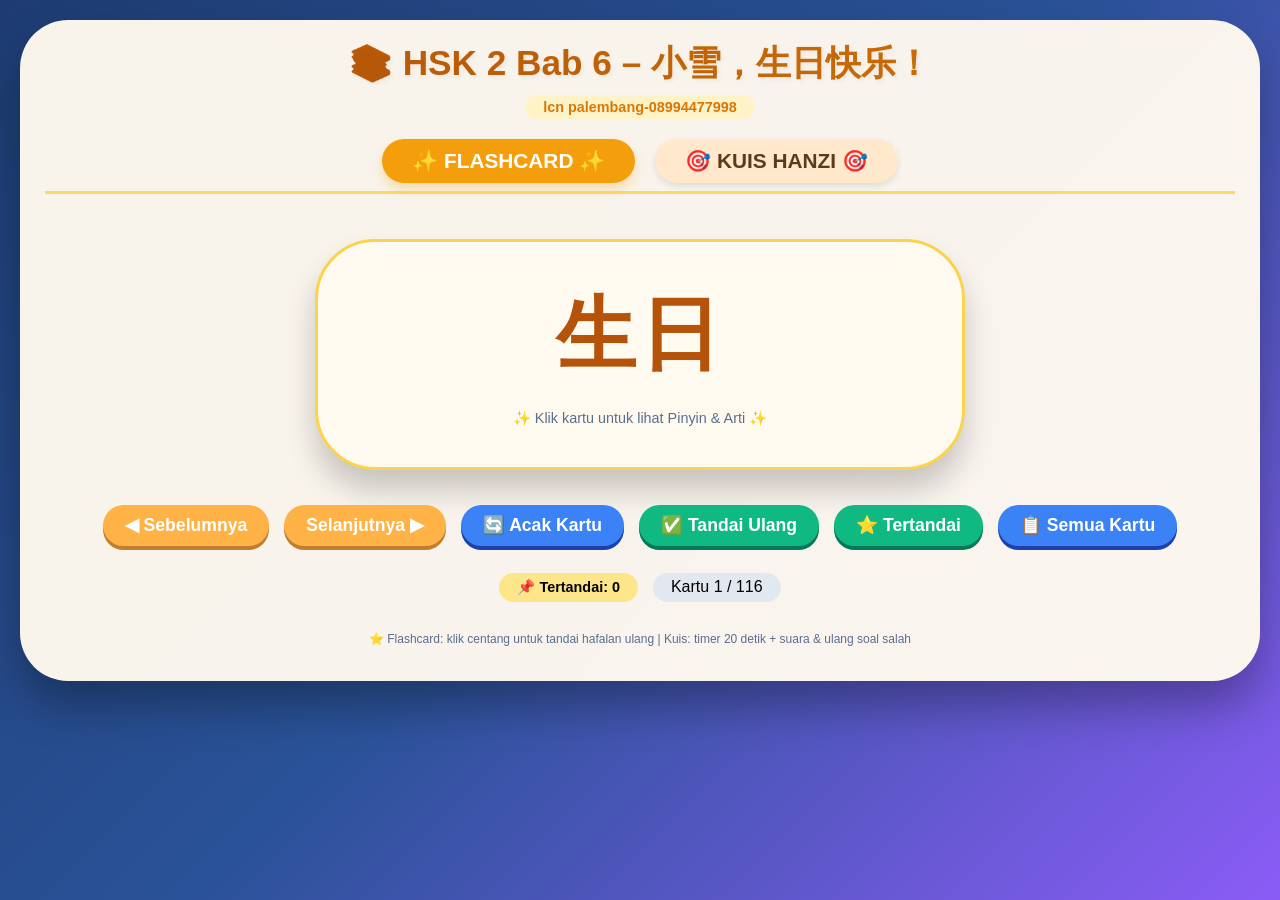
<file: data/wo1/KOSAKATA BAB 06.html>
<!DOCTYPE html>
<html lang="id">
<head>
    <meta charset="UTF-8">
    <meta name="viewport" content="width=device-width, initial-scale=1.0, user-scalable=yes">
    <title>HSK 2 Bab 6 - Flashcard & Kuis Interaktif (120 Kosakata)</title>
    <style>
        * {
            margin: 0;
            padding: 0;
            box-sizing: border-box;
            user-select: none;
        }

        body {
            background: linear-gradient(135deg, #1e3c72 0%, #2a5298 50%, #8b5cf6 100%);
            font-family: 'Arial', 'Segoe UI', sans-serif;
            min-height: 100vh;
            padding: 20px;
        }

        .app-container {
            max-width: 1300px;
            margin: 0 auto;
            background: rgba(255, 250, 240, 0.97);
            border-radius: 48px;
            box-shadow: 0 25px 45px rgba(0,0,0,0.3);
            overflow: hidden;
            padding: 20px 25px 35px;
            backdrop-filter: blur(2px);
        }

        .title-section {
            text-align: center;
            margin-bottom: 20px;
        }
        h1 {
            font-size: 2.2rem;
            background: linear-gradient(120deg, #b45309, #d97706);
            background-clip: text;
            -webkit-background-clip: text;
            color: transparent;
            text-shadow: 2px 2px 5px rgba(0,0,0,0.05);
        }
        .watermark {
            font-size: 0.9rem;
            color: #d97706;
            font-weight: bold;
            background: #fef3c7;
            display: inline-block;
            padding: 4px 18px;
            border-radius: 40px;
            margin-top: 8px;
            font-family: 'Arial', sans-serif;
        }

        .tabs {
            display: flex;
            gap: 20px;
            justify-content: center;
            margin-bottom: 25px;
            border-bottom: 3px solid #ffd966;
            padding-bottom: 8px;
        }
        .tab-btn {
            background: #ffe8cc;
            border: none;
            font-size: 1.3rem;
            font-weight: bold;
            padding: 10px 30px;
            border-radius: 60px;
            cursor: pointer;
            transition: 0.2s;
            color: #5e3a1c;
            font-family: 'Arial', sans-serif;
            box-shadow: 0 3px 6px rgba(0,0,0,0.1);
        }
        .tab-btn.active {
            background: #f59e0b;
            color: white;
            box-shadow: 0 6px 12px rgba(245,158,11,0.3);
        }
        .tab-content {
            display: none;
            animation: fade 0.3s ease;
        }
        .tab-content.active {
            display: block;
        }
        @keyframes fade {
            from { opacity: 0; transform: translateY(8px);}
            to { opacity: 1; transform: translateY(0);}
        }

        /* FLASHCARD */
        .flashcard-area {
            display: flex;
            flex-direction: column;
            align-items: center;
        }
        .card {
            background: #fffaf0;
            border-radius: 60px;
            box-shadow: 0 20px 30px rgba(0,0,0,0.2), inset 0 1px 2px white;
            padding: 40px 25px;
            text-align: center;
            width: 100%;
            max-width: 650px;
            margin: 20px auto;
            cursor: pointer;
            transition: 0.2s;
            border: 3px solid #fcd34d;
        }
        .card:hover { transform: scale(1.02); background: #fff5e6; }
        .card-hanzi {
            font-family: 'Simsun', '宋体', 'Times New Roman', serif;
            font-size: 5rem;
            font-weight: 800;
            color: #b45309;
            letter-spacing: 4px;
            margin-bottom: 20px;
            word-break: break-word;
        }
        .card-pinyin {
            font-family: 'Times New Roman', Times, serif;
            font-size: 1.9rem;
            color: #2c5282;
            margin: 12px 0;
            font-weight: 500;
        }
        .card-arti {
            font-family: 'Arial', sans-serif;
            font-size: 1.5rem;
            background: #eef2ff;
            display: inline-block;
            padding: 8px 22px;
            border-radius: 50px;
            color: #1e293b;
        }
        .info-text {
            font-family: 'Arial', sans-serif;
            font-size: 0.9rem;
            margin-top: 12px;
            color: #5b6e8c;
        }
        .nav-buttons {
            display: flex;
            gap: 15px;
            justify-content: center;
            flex-wrap: wrap;
            margin: 15px 0;
        }
        button {
            background: #ffb347;
            border: none;
            padding: 10px 22px;
            font-size: 1.1rem;
            font-weight: bold;
            border-radius: 50px;
            cursor: pointer;
            font-family: 'Arial', sans-serif;
            transition: 0.1s;
            color: white;
            box-shadow: 0 4px 0 #c47d2e;
        }
        button:active {
            transform: translateY(2px);
            box-shadow: 0 1px 0 #c47d2e;
        }
        .shuffle-btn { background: #3b82f6; box-shadow: 0 4px 0 #1e40af; }
        .checklist-btn { background: #10b981; box-shadow: 0 4px 0 #047857; }
        .review-badge {
            margin-top: 12px;
            display: flex;
            gap: 15px;
            justify-content: center;
            flex-wrap: wrap;
        }
        .mark-info {
            background: #fde68a;
            padding: 6px 18px;
            border-radius: 40px;
            font-family: 'Arial', sans-serif;
            font-weight: bold;
            font-size: 0.9rem;
        }
        .counter {
            font-family: 'Arial', sans-serif;
            font-size: 1rem;
            background: #e2e8f0;
            padding: 5px 18px;
            border-radius: 30px;
            display: inline-block;
        }

        /* KUIS */
        .quiz-area { text-align: center; }
        .timer-bar {
            background: #fef9e3;
            padding: 10px 20px;
            border-radius: 60px;
            display: flex;
            align-items: center;
            gap: 15px;
            justify-content: space-between;
            flex-wrap: wrap;
            margin-bottom: 20px;
        }
        .timer-label { font-weight: bold; background: #facc15; padding: 5px 15px; border-radius: 40px; }
        .progress-container { flex: 2; background-color: #e2e8f0; border-radius: 30px; height: 18px; overflow: hidden; }
        .time-progress { width: 100%; height: 100%; background: linear-gradient(90deg, #10b981, #34d399); border-radius: 30px; transition: width 0.1s linear; }
        .time-warning { background: linear-gradient(90deg, #ef4444, #f97316); }
        .timer-digit { font-family: monospace; font-size: 1.6rem; font-weight: 800; background: #0f172a; color: #fef9c3; padding: 4px 18px; border-radius: 50px; min-width: 100px; }
        .quiz-question { background: #fffbeb; border-radius: 70px; padding: 25px; margin: 15px 0; box-shadow: 0 10px 15px rgba(0,0,0,0.1); }
        .quiz-arti { font-family: 'Arial', sans-serif; font-size: 2rem; font-weight: bold; color: #7b341e; background: #fed7aa; display: inline-block; padding: 10px 30px; border-radius: 60px; }
        .options-grid { display: grid; grid-template-columns: repeat(auto-fit, minmax(180px, 1fr)); gap: 18px; margin: 25px 0; }
        .quiz-option {
            font-family: 'Simsun', '宋体', serif;
            font-size: 1.5rem;
            font-weight: bold;
            background: linear-gradient(145deg, #fef9e3, #fff2df);
            border: 3px solid #fbbf24;
            border-radius: 70px;
            padding: 14px 8px;
            cursor: pointer;
            transition: 0.1s;
            text-align: center;
            color: #3b2b1f;
            box-shadow: 0 5px 0 #eab308;
        }
        .quiz-option:hover:not(:disabled) { transform: translateY(-2px); background: #fff0cc; }
        .quiz-option:active:not(:disabled) { transform: translateY(2px); box-shadow: 0 2px 0 #eab308; }
        .disabled-opt { opacity: 0.6; cursor: not-allowed; }
        .feedback { font-family: 'Arial', sans-serif; font-size: 1.2rem; padding: 12px; border-radius: 50px; margin: 15px 0; background: #f1f5f9; font-weight: bold; }
        .score-area { font-family: 'Arial', sans-serif; font-size: 1.2rem; background: #facc15; display: inline-block; padding: 6px 22px; border-radius: 40px; margin-bottom: 12px; }
        .quiz-buttons { display: flex; gap: 12px; justify-content: center; flex-wrap: wrap; }
        .next-quiz { background: #10b981; box-shadow: 0 4px 0 #047857; }
        .reset-quiz { background: #ef4444; box-shadow: 0 4px 0 #b91c1c; }
        .repeat-wrong { background: #8b5cf6; box-shadow: 0 4px 0 #5b21b6; }
        footer { text-align: center; margin-top: 30px; font-size: 0.75rem; color: #5b6e8c; }

        @media (max-width: 640px) {
            .card-hanzi { font-size: 3rem; }
            .quiz-arti { font-size: 1.4rem; }
            .quiz-option { font-size: 1.1rem; padding: 10px 5px; }
            .tab-btn { font-size: 1rem; padding: 6px 18px; }
        }
    </style>
</head>
<body>
<div class="app-container">
    <div class="title-section">
        <h1>📚 HSK 2 Bab 6 – 小雪，生日快乐！</h1>
        <div class="watermark">lcn palembang-08994477998</div>
    </div>

    <div class="tabs">
        <button class="tab-btn active" data-tab="flashcard">✨ FLASHCARD ✨</button>
        <button class="tab-btn" data-tab="quiz">🎯 KUIS HANZI 🎯</button>
    </div>

    <!-- FLASHCARD TAB -->
    <div id="flashcardTab" class="tab-content active">
        <div class="flashcard-area">
            <div class="card" id="flashcardCard">
                <div class="card-hanzi" id="cardHanzi">...</div>
                <div class="card-pinyin" id="cardPinyin" style="display: none;"></div>
                <div class="card-arti" id="cardArti" style="display: none;"></div>
                <div class="info-text">✨ Klik kartu untuk lihat Pinyin & Arti ✨</div>
            </div>
            <div class="nav-buttons">
                <button id="prevCardBtn">◀ Sebelumnya</button>
                <button id="nextCardBtn">Selanjutnya ▶</button>
                <button id="shuffleFlashBtn" class="shuffle-btn">🔄 Acak Kartu</button>
                <button id="markReviewBtn" class="checklist-btn">✅ Tandai Ulang</button>
                <button id="showMarkedBtn" class="checklist-btn">⭐ Tertandai</button>
                <button id="showAllFlashBtn" class="shuffle-btn">📋 Semua Kartu</button>
            </div>
            <div class="review-badge">
                <span class="mark-info" id="markedCountBadge">📌 Tertandai: 0</span>
                <span class="counter" id="flashCounter">Kartu 1 / 120</span>
            </div>
        </div>
    </div>

    <!-- KUIS TAB -->
    <div id="quizTab" class="tab-content">
        <div class="quiz-area">
            <div class="score-area">🏆 SKOR: <span id="quizScore">0</span> / <span id="totalQuizCount">120</span></div>
            <div class="timer-bar">
                <span class="timer-label">⏱ WAKTU</span>
                <div class="progress-container">
                    <div class="time-progress" id="timeProgress" style="width: 100%;"></div>
                </div>
                <span class="timer-digit" id="timerDisplay">20 detik</span>
            </div>
            <div class="quiz-question">
                <div class="quiz-arti" id="questionArti">Memperkenalkan</div>
            </div>
            <div class="options-grid" id="quizOptionsGrid"></div>
            <div class="feedback" id="quizFeedback">🌸 Pilih Hanzi yang sesuai dengan arti di atas 🌸</div>
            <div class="quiz-buttons">
                <button id="nextQuizBtn" class="next-quiz">▶ Soal Berikutnya</button>
                <button id="resetQuizBtn" class="reset-quiz">🔄 Mulai Baru</button>
                <button id="repeatWrongBtn" class="repeat-wrong">🔁 Ulangi Soal Salah</button>
            </div>
        </div>
    </div>
    <footer>⭐ Flashcard: klik centang untuk tandai hafalan ulang | Kuis: timer 20 detik + suara & ulang soal salah</footer>
</div>

<script>
    // ======================= DATA KOSAKATA (120 item dari file) =======================
    const vocabulary = [
        { hanzi: "生日", pinyin: "shēngrì", arti: "ulang tahun" },
        { hanzi: "快乐", pinyin: "kuàilè", arti: "selamat; bahagia" },
        { hanzi: "忘记", pinyin: "wàngjì", arti: "lupa" },
        { hanzi: "准备", pinyin: "zhǔnbèi", arti: "menyiapkan" },
        { hanzi: "礼物", pinyin: "lǐwù", arti: "hadiah" },
        { hanzi: "画画", pinyin: "huà huà", arti: "melukis; menggambar" },
        { hanzi: "画笔", pinyin: "huàbǐ", arti: "kuas lukis; pensil warna" },
        { hanzi: "蛋糕", pinyin: "dàngāo", arti: "kue ulang tahun" },
        { hanzi: "大大的", pinyin: "dàdà de", arti: "besar sekali (reduplikasi adjektiva)" },
        { hanzi: "女儿", pinyin: "nǚ'ér", arti: "anak perempuan" },
        { hanzi: "儿子", pinyin: "érzi", arti: "anak laki-laki" },
        { hanzi: "弟弟", pinyin: "dìdi", arti: "adik laki-laki" },
        { hanzi: "猫", pinyin: "māo", arti: "kucing" },
        { hanzi: "狗", pinyin: "gǒu", arti: "anjing" },
        { hanzi: "鱼", pinyin: "yú", arti: "ikan" },
        { hanzi: "肉", pinyin: "ròu", arti: "daging" },
        { hanzi: "面条儿", pinyin: "miàntiáor", arti: "mie (untuk ulang tahun, simbol panjang umur)" },
        { hanzi: "长寿", pinyin: "chángshòu", arti: "panjang umur" },
        { hanzi: "长长的", pinyin: "chángcháng de", arti: "panjang-panjang (reduplikasi)" },
        { hanzi: "高高兴兴地", pinyin: "gāogāoxìngxìng de", arti: "dengan gembira (adverbia)" },
        { hanzi: "早早地", pinyin: "zǎozǎo de", arti: "lebih awal; dengan cepat" },
        { hanzi: "舒舒服服地", pinyin: "shūshūfúfú de", arti: "dengan nyaman" },
        { hanzi: "快快乐乐地", pinyin: "kuàikuàilèlè de", arti: "dengan gembira" },
        { hanzi: "漂漂亮亮的", pinyin: "piàopiàoliàngliàng de", arti: "sangat cantik" },
        { hanzi: "小小的", pinyin: "xiǎoxiǎo de", arti: "sangat kecil" },
        { hanzi: "开开心心地", pinyin: "kāikāixīnxīn de", arti: "dengan hati senang" },
        { hanzi: "什么的", pinyin: "shénme de", arti: "dan sebagainya; dan lain-lain" },
        { hanzi: "……啊……啊什么的", pinyin: "...a ...a shénme de", arti: "...dan ...dan sebagainya" },
        { hanzi: "地", pinyin: "de", arti: "(partikel struktural untuk keterangan cara)" },
        { hanzi: "过生日", pinyin: "guò shēngrì", arti: "merayakan ulang tahun" },
        { hanzi: "送礼物", pinyin: "sòng lǐwù", arti: "memberi hadiah" },
        { hanzi: "吃蛋糕", pinyin: "chī dàngāo", arti: "makan kue" },
        { hanzi: "吹蜡烛", pinyin: "chuī làzhú", arti: "meniup lilin" },
        { hanzi: "许愿", pinyin: "xǔyuàn", arti: "membuat harapan" },
        { hanzi: "祝福", pinyin: "zhùfú", arti: "doa; ucapan selamat" },
        { hanzi: "快乐的一天", pinyin: "kuàilè de yī tiān", arti: "hari yang menyenangkan" },
        { hanzi: "忙", pinyin: "máng", arti: "sibuk" },
        { hanzi: "累", pinyin: "lèi", arti: "lelah" },
        { hanzi: "舒服", pinyin: "shūfu", arti: "nyaman" },
        { hanzi: "高兴", pinyin: "gāoxìng", arti: "senang; gembira" },
        { hanzi: "漂亮", pinyin: "piàoliang", arti: "cantik" },
        { hanzi: "长", pinyin: "cháng", arti: "panjang" },
        { hanzi: "短", pinyin: "duǎn", arti: "pendek" },
        { hanzi: "大", pinyin: "dà", arti: "besar" },
        { hanzi: "小", pinyin: "xiǎo", arti: "kecil" },
        { hanzi: "记得", pinyin: "jìde", arti: "ingat" },
        { hanzi: "打开", pinyin: "dǎkāi", arti: "membuka" },
        { hanzi: "上床", pinyin: "shàng chuáng", arti: "naik ke tempat tidur" },
        { hanzi: "睡觉", pinyin: "shuìjiào", arti: "tidur" },
        { hanzi: "起床", pinyin: "qǐchuáng", arti: "bangun tidur" },
        { hanzi: "叫醒", pinyin: "jiàoxǐng", arti: "membangunkan" },
        { hanzi: "看电影", pinyin: "kàn diànyǐng", arti: "menonton film" },
        { hanzi: "出去玩", pinyin: "chūqù wán", arti: "pergi bermain" },
        { hanzi: "休息", pinyin: "xiūxi", arti: "istirahat" },
        { hanzi: "上班", pinyin: "shàngbān", arti: "pergi kerja" },
        { hanzi: "下班", pinyin: "xiàbān", arti: "pulang kerja" },
        { hanzi: "做饭", pinyin: "zuòfàn", arti: "memasak" },
        { hanzi: "做菜", pinyin: "zuòcài", arti: "memasak (lauk)" },
        { hanzi: "面条", pinyin: "miàntiáo", arti: "mie" },
        { hanzi: "米饭", pinyin: "mǐfàn", arti: "nasi" },
        { hanzi: "饺子", pinyin: "jiǎozi", arti: "pangsit" },
        { hanzi: "包子", pinyin: "bāozi", arti: "bakpao" },
        { hanzi: "鸡蛋", pinyin: "jīdàn", arti: "telur ayam" },
        { hanzi: "牛奶", pinyin: "niúnǎi", arti: "susu" },
        { hanzi: "奶茶", pinyin: "nǎichá", arti: "teh susu" },
        { hanzi: "水果", pinyin: "shuǐguǒ", arti: "buah" },
        { hanzi: "苹果", pinyin: "píngguǒ", arti: "apel" },
        { hanzi: "蛋糕店", pinyin: "dàngāo diàn", arti: "toko kue" },
        { hanzi: "颜色", pinyin: "yánsè", arti: "warna" },
        { hanzi: "红色", pinyin: "hóngsè", arti: "merah" },
        { hanzi: "白色", pinyin: "báisè", arti: "putih" },
        { hanzi: "绿色", pinyin: "lǜsè", arti: "hijau" },
        { hanzi: "黑色", pinyin: "hēisè", arti: "hitam" },
        { hanzi: "蓝色", pinyin: "lánsè", arti: "biru" },
        { hanzi: "黄色", pinyin: "huángsè", arti: "kuning" },
        { hanzi: "画画课", pinyin: "huàhuà kè", arti: "kelas menggambar" },
        { hanzi: "学校", pinyin: "xuéxiào", arti: "sekolah" },
        { hanzi: "教室", pinyin: "jiàoshì", arti: "ruang kelas" },
        { hanzi: "老师", pinyin: "lǎoshī", arti: "guru" },
        { hanzi: "同学", pinyin: "tóngxué", arti: "teman sekelas" },
        { hanzi: "家人", pinyin: "jiārén", arti: "anggota keluarga" },
        { hanzi: "爸爸", pinyin: "bàba", arti: "ayah" },
        { hanzi: "妈妈", pinyin: "māma", arti: "ibu" },
        { hanzi: "爷爷", pinyin: "yéye", arti: "kakek" },
        { hanzi: "奶奶", pinyin: "nǎinai", arti: "nenek" },
        { hanzi: "妹妹", pinyin: "mèimei", arti: "adik perempuan" },
        { hanzi: "哥哥", pinyin: "gēge", arti: "kakak laki-laki" },
        { hanzi: "姐姐", pinyin: "jiějie", arti: "kakak perempuan" },
        { hanzi: "因为……所以", pinyin: "yīnwèi...suǒyǐ", arti: "karena...sehingga" },
        { hanzi: "都……了", pinyin: "dōu...le", arti: "sudah (penekanan)" },
        { hanzi: "过（aspek）", pinyin: "guo", arti: "pernah (partikel pengalaman)" },
        { hanzi: "的（nominalisasi）", pinyin: "de", arti: "yang ... (contoh: 好吃的 – makanan enak)" },
        { hanzi: "好吃的", pinyin: "hǎochī de", arti: "makanan yang enak" },
        { hanzi: "好喝的", pinyin: "hǎohē de", arti: "minuman yang enak" },
        { hanzi: "好看的", pinyin: "hǎokàn de", arti: "yang bagus dipandang" },
        { hanzi: "快点儿", pinyin: "kuài diǎnr", arti: "lebih cepat sedikit" },
        { hanzi: "慢点儿", pinyin: "màn diǎnr", arti: "lebih pelan sedikit" },
        { hanzi: "一会儿", pinyin: "yīhuìr", arti: "sebentar lagi" },
        { hanzi: "没事", pinyin: "méi shì", arti: "tidak apa-apa" },
        { hanzi: "别", pinyin: "bié", arti: "jangan" },
        { hanzi: "真", pinyin: "zhēn", arti: "sungguh" },
        { hanzi: "这么", pinyin: "zhème", arti: "begitu; seperti ini" },
        { hanzi: "那么", pinyin: "nàme", arti: "begitu; seperti itu" },
        { hanzi: "一起", pinyin: "yīqǐ", arti: "bersama-sama" },
        { hanzi: "跟", pinyin: "gēn", arti: "dengan; bersama" },
        { hanzi: "给", pinyin: "gěi", arti: "memberi; untuk" },
        { hanzi: "让", pinyin: "ràng", arti: "menyuruh; membiarkan" },
        { hanzi: "叫", pinyin: "jiào", arti: "memanggil; menyuruh" },
        { hanzi: "等", pinyin: "děng", arti: "menunggu" },
        { hanzi: "拿", pinyin: "ná", arti: "mengambil" },
        { hanzi: "送", pinyin: "sòng", arti: "mengantar; memberi" },
        { hanzi: "买", pinyin: "mǎi", arti: "membeli" },
        { hanzi: "做", pinyin: "zuò", arti: "membuat; mengerjakan" },
        { hanzi: "吃", pinyin: "chī", arti: "makan" },
        { hanzi: "喝", pinyin: "hē", arti: "minum" },
        { hanzi: "玩", pinyin: "wán", arti: "bermain" }
    ];
    const TOTAL_VOCAB = vocabulary.length;

    // ========== FLASHCARD DENGAN CHECKLIST ==========
    let currentDisplayList = [...vocabulary];
    let currentFlashIndex = 0;
    let isFlipped = false;
    let markedIndices = new Set();

    function updateMarkedBadge() { document.getElementById("markedCountBadge").innerText = `📌 Tertandai: ${markedIndices.size}`; }
    function shuffleArray(arr) { for (let i = arr.length - 1; i > 0; i--) { const j = Math.floor(Math.random() * (i + 1)); [arr[i], arr[j]] = [arr[j], arr[i]]; } return arr; }
    function renderFlashcard() {
        if (currentDisplayList.length === 0) { document.getElementById("cardHanzi").innerText = "Tidak ada kartu"; return; }
        const item = currentDisplayList[currentFlashIndex];
        document.getElementById("cardHanzi").innerText = item.hanzi;
        const pinyinEl = document.getElementById("cardPinyin");
        const artiEl = document.getElementById("cardArti");
        if (!isFlipped) { pinyinEl.style.display = "none"; artiEl.style.display = "none"; }
        else { pinyinEl.style.display = "block"; artiEl.style.display = "inline-block"; pinyinEl.innerText = item.pinyin; artiEl.innerText = item.arti; }
        document.getElementById("flashCounter").innerText = `Kartu ${currentFlashIndex+1} / ${currentDisplayList.length}`;
    }
    function flipCard() { isFlipped = !isFlipped; renderFlashcard(); }
    function nextFlash() { if(currentDisplayList.length){ currentFlashIndex = (currentFlashIndex+1)%currentDisplayList.length; isFlipped=false; renderFlashcard(); } }
    function prevFlash() { if(currentDisplayList.length){ currentFlashIndex = (currentFlashIndex-1+currentDisplayList.length)%currentDisplayList.length; isFlipped=false; renderFlashcard(); } }
    function toggleMarkCurrent() {
        if(currentDisplayList.length===0) return;
        const currentVoc = currentDisplayList[currentFlashIndex];
        const origIdx = vocabulary.findIndex(v => v.hanzi === currentVoc.hanzi && v.pinyin === currentVoc.pinyin);
        if(origIdx !== -1){
            if(markedIndices.has(origIdx)) markedIndices.delete(origIdx);
            else markedIndices.add(origIdx);
            updateMarkedBadge();
            alert(markedIndices.has(origIdx) ? `✅ ${currentVoc.hanzi} ditandai ulang` : `❌ ${currentVoc.hanzi} dihapus dari tandai`);
        }
    }
    function showMarkedOnly() {
        const markedVoc = [];
        for(let idx of markedIndices) markedVoc.push(vocabulary[idx]);
        if(markedVoc.length===0){ alert("Belum ada kartu ditandai. Klik ✅ Tandai Ulang pada kartu."); return; }
        currentDisplayList = [...markedVoc];
        currentFlashIndex = 0; isFlipped=false; renderFlashcard();
    }
    function showAllFlash() { currentDisplayList = [...vocabulary]; currentFlashIndex=0; isFlipped=false; renderFlashcard(); }
    function shuffleFlash() { currentDisplayList = shuffleArray([...currentDisplayList]); currentFlashIndex=0; isFlipped=false; renderFlashcard(); }

    // ========== KUIS DENGAN TIMER, SUARA, ULANG SALAH ==========
    let audioCtx = null;
    function initAudio() { if(!audioCtx) audioCtx = new (window.AudioContext||window.webkitAudioContext)(); return audioCtx; }
    function playTone(freq, dur, vol=0.2) { let ctx=initAudio(); if(ctx.state==='suspended') ctx.resume().then(()=>_play(ctx,freq,dur,vol)).catch(e=>{}); else _play(ctx,freq,dur,vol); }
    function _play(ctx,freq,dur,vol){ let osc=ctx.createOscillator(), gain=ctx.createGain(); osc.connect(gain); gain.connect(ctx.destination); osc.frequency.value=freq; gain.gain.value=vol; osc.start(); gain.gain.exponentialRampToValueAtTime(0.0001, ctx.currentTime+dur); osc.stop(ctx.currentTime+dur); }
    function playCorrect() { playTone(880,0.12,0.25); setTimeout(()=>playTone(1100,0.2,0.25),130); setTimeout(()=>playTone(1320,0.25,0.2),280); }
    function playWrong() { let ctx=initAudio(); if(ctx.state==='suspended') ctx.resume().then(()=>_playWrong(ctx)).catch(e=>{}); else _playWrong(ctx); }
    function _playWrong(ctx){ let osc=ctx.createOscillator(), gain=ctx.createGain(); osc.connect(gain); gain.connect(ctx.destination); osc.frequency.value=220; gain.gain.value=0.35; osc.start(); let lfo=ctx.createOscillator(), lfoG=ctx.createGain(); lfo.connect(lfoG); lfoG.connect(gain.gain); lfo.frequency.value=18; lfoG.gain.value=0.25; lfo.start(); gain.gain.exponentialRampToValueAtTime(0.0001, ctx.currentTime+0.5); osc.stop(ctx.currentTime+0.5); lfo.stop(ctx.currentTime+0.5); }

    let quizQuestionsOrder = [];
    let currentQIndex = 0;
    let quizScore = 0;
    let quizAnswered = false;
    let timerInterval = null;
    let timeLeft = 20;
    let currentQuestionVocab = null;
    let currentOptions = [];
    let wrongIndices = [];
    let quizMode = "normal";
    let repeatList = [];

    const quizScoreSpan = document.getElementById("quizScore");
    const totalQuizSpan = document.getElementById("totalQuizCount");
    const questionArtiSpan = document.getElementById("questionArti");
    const optionsGrid = document.getElementById("quizOptionsGrid");
    const quizFeedback = document.getElementById("quizFeedback");
    const nextQuizBtn = document.getElementById("nextQuizBtn");
    const resetQuizBtn = document.getElementById("resetQuizBtn");
    const repeatWrongBtn = document.getElementById("repeatWrongBtn");
    const timeProgress = document.getElementById("timeProgress");
    const timerDisplaySpan = document.getElementById("timerDisplay");

    function stopTimer() { if(timerInterval) clearInterval(timerInterval); timerInterval=null; }
    function startTimer() {
        timeLeft=20; updateTimerUI();
        timerInterval = setInterval(()=>{
            if(quizAnswered) return;
            if(timeLeft<=1){ if(!quizAnswered) finishAnswer(false, true); }
            else { timeLeft--; updateTimerUI(); }
        },1000);
    }
    function updateTimerUI() {
        timerDisplaySpan.innerText = `${timeLeft} detik`;
        let percent = (timeLeft/20)*100;
        timeProgress.style.width=`${percent}%`;
        if(timeLeft<=5) timeProgress.classList.add("time-warning");
        else timeProgress.classList.remove("time-warning");
    }

    function generateOptions(correctHanzi, correctIdx) {
        let others = vocabulary.filter((_,i)=> i!==correctIdx).map(v=>v.hanzi);
        others = shuffleArray([...others]);
        let opts = [correctHanzi];
        for(let i=0; i<Math.min(3, others.length); i++) opts.push(others[i]);
        return shuffleArray(opts);
    }
    function renderQuizOptions() {
        optionsGrid.innerHTML = "";
        currentOptions.forEach(opt => {
            let btn = document.createElement("button");
            btn.className = "quiz-option";
            btn.innerText = opt;
            btn.style.fontFamily = "'Simsun', '宋体', serif";
            btn.addEventListener("click", () => checkAnswer(opt));
            optionsGrid.appendChild(btn);
        });
    }
    function enableOptions(enable) {
        document.querySelectorAll(".quiz-option").forEach(btn => {
            if(enable) { btn.disabled=false; btn.classList.remove("disabled-opt"); }
            else { btn.disabled=true; btn.classList.add("disabled-opt"); }
        });
    }
    function finishAnswer(isCorrect, isTimeout=false) {
        if(quizAnswered) return;
        quizAnswered=true;
        stopTimer();
        if(isCorrect) { playCorrect(); quizScore++; updateQuizUI(); quizFeedback.innerHTML="✅ BENAR! +1 poin ✅"; quizFeedback.style.background="#d1fae5"; }
        else { playWrong(); quizFeedback.innerHTML=`❌ SALAH! Hanzi benar: "${currentQuestionVocab.hanzi}" ❌`; quizFeedback.style.background="#fee2e2";
            if(quizMode==="normal" && !isTimeout) { let wrongIdx = quizQuestionsOrder[currentQIndex]; if(!wrongIndices.includes(wrongIdx)) wrongIndices.push(wrongIdx); } }
        enableOptions(false);
    }
    function checkAnswer(selected) { if(quizAnswered) return; let isCorrect = (selected === currentQuestionVocab.hanzi); finishAnswer(isCorrect, false); }
    function updateQuizUI() { quizScoreSpan.innerText = quizScore; totalQuizSpan.innerText = (quizMode==="repeat"? repeatList.length : TOTAL_VOCAB); }
    function loadQuizQuestion() {
        if(quizMode==="normal" && currentQIndex >= quizQuestionsOrder.length) { endQuiz(); return; }
        if(quizMode==="repeat" && currentQIndex >= repeatList.length) { endQuiz(); return; }
        let vocabIdx = (quizMode==="normal") ? quizQuestionsOrder[currentQIndex] : repeatList[currentQIndex];
        currentQuestionVocab = vocabulary[vocabIdx];
        questionArtiSpan.innerText = currentQuestionVocab.arti;
        currentOptions = generateOptions(currentQuestionVocab.hanzi, vocabIdx);
        renderQuizOptions();
        quizAnswered=false;
        enableOptions(true);
        quizFeedback.innerHTML = "🌸 Pilih Hanzi yang tepat! 🌸";
        quizFeedback.style.background="#f1f5f9";
        stopTimer(); startTimer();
    }
    function nextQuiz() {
        if(!quizAnswered && currentQIndex < (quizMode==="normal"?quizQuestionsOrder.length:repeatList.length)) {
            quizFeedback.innerHTML = "⚠️ Jawab dulu sebelum lanjut! ⚠️"; quizFeedback.style.background="#fef3c7";
            setTimeout(()=>{ if(!quizAnswered) quizFeedback.style.background="#f1f5f9"; },800);
            return;
        }
        currentQIndex++;
        if((quizMode==="normal" && currentQIndex<quizQuestionsOrder.length) || (quizMode==="repeat" && currentQIndex<repeatList.length))
            loadQuizQuestion();
        else endQuiz();
    }
    function endQuiz() {
        stopTimer(); enableOptions(false);
        if(quizMode==="normal"){
            if(wrongIndices.length>0) quizFeedback.innerHTML = `🎉 Selesai! Skor: ${quizScore}/${quizQuestionsOrder.length}. Kamu salah ${wrongIndices.length} soal. Tekan "Ulangi Soal Salah" untuk perbaiki. 🎉`;
            else quizFeedback.innerHTML = `🎉 SEMPURNA! Skor: ${quizScore}/${quizQuestionsOrder.length} 🎉`;
        } else {
            quizFeedback.innerHTML = `🔁 Latihan ulang selesai! Skor: ${quizScore}/${repeatList.length}. Tekan "Mulai Baru" untuk sesi baru. 🔁`;
        }
        questionArtiSpan.innerText = "✨ Kuis Selesai ✨";
        nextQuizBtn.disabled = true;
    }
    function resetQuiz() {
        stopTimer(); quizMode="normal"; wrongIndices=[];
        let indices = Array.from({length:TOTAL_VOCAB}, (_,i)=>i);
        quizQuestionsOrder = shuffleArray([...indices]);
        currentQIndex=0; quizScore=0; quizAnswered=false;
        updateQuizUI(); loadQuizQuestion(); nextQuizBtn.disabled=false;
    }
    function repeatWrong() {
        if(wrongIndices.length===0){ quizFeedback.innerHTML="✨ Tidak ada soal salah! Kamu hebat ✨"; return; }
        stopTimer(); quizMode="repeat"; repeatList = [...wrongIndices];
        currentQIndex=0; quizScore=0; quizAnswered=false;
        updateQuizUI(); loadQuizQuestion(); nextQuizBtn.disabled=false;
        quizFeedback.innerHTML = "🔁 Mode Ulang Soal Salah. Kerjakan dengan baik! 🔁";
    }

    // ========== EVENT LISTENERS ==========
    document.getElementById("flashcardCard").addEventListener("click", flipCard);
    document.getElementById("prevCardBtn").addEventListener("click", prevFlash);
    document.getElementById("nextCardBtn").addEventListener("click", nextFlash);
    document.getElementById("shuffleFlashBtn").addEventListener("click", shuffleFlash);
    document.getElementById("markReviewBtn").addEventListener("click", toggleMarkCurrent);
    document.getElementById("showMarkedBtn").addEventListener("click", showMarkedOnly);
    document.getElementById("showAllFlashBtn").addEventListener("click", showAllFlash);
    nextQuizBtn.addEventListener("click", nextQuiz);
    resetQuizBtn.addEventListener("click", resetQuiz);
    repeatWrongBtn.addEventListener("click", repeatWrong);

    // Tab switching
    document.querySelectorAll(".tab-btn").forEach(btn=>{
        btn.addEventListener("click",()=>{
            let tab = btn.getAttribute("data-tab");
            document.getElementById("flashcardTab").classList.toggle("active", tab==="flashcard");
            document.getElementById("quizTab").classList.toggle("active", tab==="quiz");
            document.querySelectorAll(".tab-btn").forEach(b=>b.classList.remove("active"));
            btn.classList.add("active");
        });
    });

    // Inisialisasi
    function init() {
        showAllFlash();
        updateMarkedBadge();
        resetQuiz();
        document.body.addEventListener("click", ()=>{
            if(audioCtx && audioCtx.state==='suspended') audioCtx.resume();
        }, {once:true});
    }
    init();
</script>
</body>
</html>
</file>
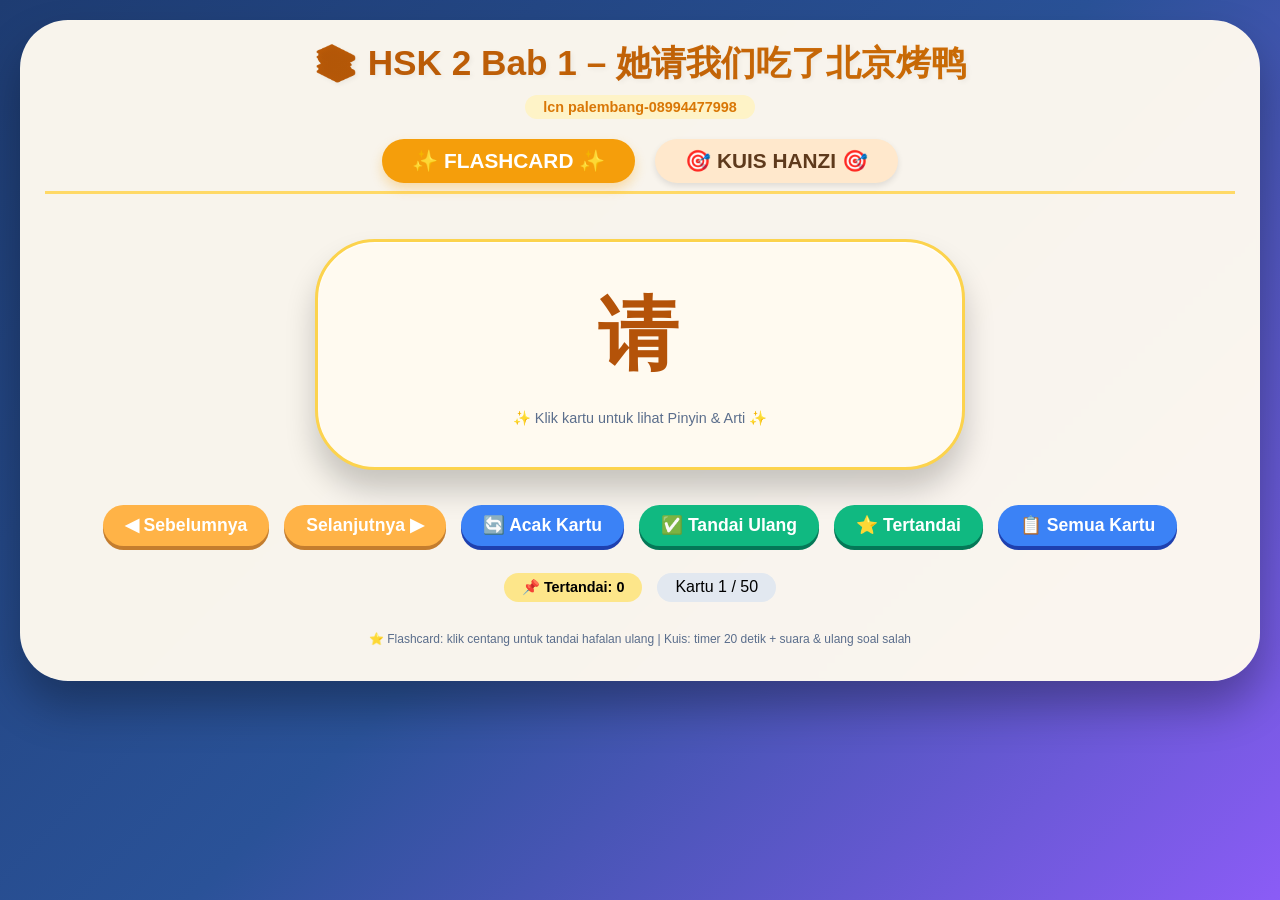
<file: data/wo1/KOSAKATA BAB 1 b.html>
<!DOCTYPE html>
<html lang="id">
<head>
    <meta charset="UTF-8">
    <meta name="viewport" content="width=device-width, initial-scale=1.0, user-scalable=yes">
    <title>HSK 2 Bab 1 - Flashcard & Kuis Interaktif (79 Kosakata)</title>
    <style>
        * {
            margin: 0;
            padding: 0;
            box-sizing: border-box;
            user-select: none;
        }

        body {
            background: linear-gradient(135deg, #1e3c72 0%, #2a5298 50%, #8b5cf6 100%);
            font-family: 'Arial', 'Segoe UI', sans-serif;
            min-height: 100vh;
            padding: 20px;
        }

        .app-container {
            max-width: 1300px;
            margin: 0 auto;
            background: rgba(255, 250, 240, 0.97);
            border-radius: 48px;
            box-shadow: 0 25px 45px rgba(0,0,0,0.3);
            overflow: hidden;
            padding: 20px 25px 35px;
            backdrop-filter: blur(2px);
        }

        .title-section {
            text-align: center;
            margin-bottom: 20px;
        }
        h1 {
            font-size: 2.2rem;
            background: linear-gradient(120deg, #b45309, #d97706);
            background-clip: text;
            -webkit-background-clip: text;
            color: transparent;
            text-shadow: 2px 2px 5px rgba(0,0,0,0.05);
        }
        .watermark {
            font-size: 0.9rem;
            color: #d97706;
            font-weight: bold;
            background: #fef3c7;
            display: inline-block;
            padding: 4px 18px;
            border-radius: 40px;
            margin-top: 8px;
            font-family: 'Arial', sans-serif;
        }

        .tabs {
            display: flex;
            gap: 20px;
            justify-content: center;
            margin-bottom: 25px;
            border-bottom: 3px solid #ffd966;
            padding-bottom: 8px;
        }
        .tab-btn {
            background: #ffe8cc;
            border: none;
            font-size: 1.3rem;
            font-weight: bold;
            padding: 10px 30px;
            border-radius: 60px;
            cursor: pointer;
            transition: 0.2s;
            color: #5e3a1c;
            font-family: 'Arial', sans-serif;
            box-shadow: 0 3px 6px rgba(0,0,0,0.1);
        }
        .tab-btn.active {
            background: #f59e0b;
            color: white;
            box-shadow: 0 6px 12px rgba(245,158,11,0.3);
        }
        .tab-content {
            display: none;
            animation: fade 0.3s ease;
        }
        .tab-content.active {
            display: block;
        }
        @keyframes fade {
            from { opacity: 0; transform: translateY(8px);}
            to { opacity: 1; transform: translateY(0);}
        }

        /* FLASHCARD */
        .flashcard-area {
            display: flex;
            flex-direction: column;
            align-items: center;
        }
        .card {
            background: #fffaf0;
            border-radius: 60px;
            box-shadow: 0 20px 30px rgba(0,0,0,0.2), inset 0 1px 2px white;
            padding: 40px 25px;
            text-align: center;
            width: 100%;
            max-width: 650px;
            margin: 20px auto;
            cursor: pointer;
            transition: 0.2s;
            border: 3px solid #fcd34d;
        }
        .card:hover { transform: scale(1.02); background: #fff5e6; }
        .card-hanzi {
            font-family: 'Simsun', '宋体', 'Times New Roman', serif;
            font-size: 5rem;
            font-weight: 800;
            color: #b45309;
            letter-spacing: 4px;
            margin-bottom: 20px;
            word-break: break-word;
        }
        .card-pinyin {
            font-family: 'Times New Roman', Times, serif;
            font-size: 1.9rem;
            color: #2c5282;
            margin: 12px 0;
            font-weight: 500;
        }
        .card-arti {
            font-family: 'Arial', sans-serif;
            font-size: 1.5rem;
            background: #eef2ff;
            display: inline-block;
            padding: 8px 22px;
            border-radius: 50px;
            color: #1e293b;
        }
        .info-text {
            font-family: 'Arial', sans-serif;
            font-size: 0.9rem;
            margin-top: 12px;
            color: #5b6e8c;
        }
        .nav-buttons {
            display: flex;
            gap: 15px;
            justify-content: center;
            flex-wrap: wrap;
            margin: 15px 0;
        }
        button {
            background: #ffb347;
            border: none;
            padding: 10px 22px;
            font-size: 1.1rem;
            font-weight: bold;
            border-radius: 50px;
            cursor: pointer;
            font-family: 'Arial', sans-serif;
            transition: 0.1s;
            color: white;
            box-shadow: 0 4px 0 #c47d2e;
        }
        button:active {
            transform: translateY(2px);
            box-shadow: 0 1px 0 #c47d2e;
        }
        .shuffle-btn { background: #3b82f6; box-shadow: 0 4px 0 #1e40af; }
        .checklist-btn { background: #10b981; box-shadow: 0 4px 0 #047857; }
        .review-badge {
            margin-top: 12px;
            display: flex;
            gap: 15px;
            justify-content: center;
            flex-wrap: wrap;
        }
        .mark-info {
            background: #fde68a;
            padding: 6px 18px;
            border-radius: 40px;
            font-family: 'Arial', sans-serif;
            font-weight: bold;
            font-size: 0.9rem;
        }
        .counter {
            font-family: 'Arial', sans-serif;
            font-size: 1rem;
            background: #e2e8f0;
            padding: 5px 18px;
            border-radius: 30px;
            display: inline-block;
        }

        /* KUIS */
        .quiz-area { text-align: center; }
        .timer-bar {
            background: #fef9e3;
            padding: 10px 20px;
            border-radius: 60px;
            display: flex;
            align-items: center;
            gap: 15px;
            justify-content: space-between;
            flex-wrap: wrap;
            margin-bottom: 20px;
        }
        .timer-label { font-weight: bold; background: #facc15; padding: 5px 15px; border-radius: 40px; }
        .progress-container { flex: 2; background-color: #e2e8f0; border-radius: 30px; height: 18px; overflow: hidden; }
        .time-progress { width: 100%; height: 100%; background: linear-gradient(90deg, #10b981, #34d399); border-radius: 30px; transition: width 0.1s linear; }
        .time-warning { background: linear-gradient(90deg, #ef4444, #f97316); }
        .timer-digit { font-family: monospace; font-size: 1.6rem; font-weight: 800; background: #0f172a; color: #fef9c3; padding: 4px 18px; border-radius: 50px; min-width: 100px; }
        .quiz-question { background: #fffbeb; border-radius: 70px; padding: 25px; margin: 15px 0; box-shadow: 0 10px 15px rgba(0,0,0,0.1); }
        .quiz-arti { font-family: 'Arial', sans-serif; font-size: 2rem; font-weight: bold; color: #7b341e; background: #fed7aa; display: inline-block; padding: 10px 30px; border-radius: 60px; }
        .options-grid { display: grid; grid-template-columns: repeat(auto-fit, minmax(180px, 1fr)); gap: 18px; margin: 25px 0; }
        .quiz-option {
            font-family: 'Simsun', '宋体', serif;
            font-size: 1.5rem;
            font-weight: bold;
            background: linear-gradient(145deg, #fef9e3, #fff2df);
            border: 3px solid #fbbf24;
            border-radius: 70px;
            padding: 14px 8px;
            cursor: pointer;
            transition: 0.1s;
            text-align: center;
            color: #3b2b1f;
            box-shadow: 0 5px 0 #eab308;
        }
        .quiz-option:hover:not(:disabled) { transform: translateY(-2px); background: #fff0cc; }
        .quiz-option:active:not(:disabled) { transform: translateY(2px); box-shadow: 0 2px 0 #eab308; }
        .disabled-opt { opacity: 0.6; cursor: not-allowed; }
        .feedback { font-family: 'Arial', sans-serif; font-size: 1.2rem; padding: 12px; border-radius: 50px; margin: 15px 0; background: #f1f5f9; font-weight: bold; }
        .score-area { font-family: 'Arial', sans-serif; font-size: 1.2rem; background: #facc15; display: inline-block; padding: 6px 22px; border-radius: 40px; margin-bottom: 12px; }
        .quiz-buttons { display: flex; gap: 12px; justify-content: center; flex-wrap: wrap; }
        .next-quiz { background: #10b981; box-shadow: 0 4px 0 #047857; }
        .reset-quiz { background: #ef4444; box-shadow: 0 4px 0 #b91c1c; }
        .repeat-wrong { background: #8b5cf6; box-shadow: 0 4px 0 #5b21b6; }
        footer { text-align: center; margin-top: 30px; font-size: 0.75rem; color: #5b6e8c; }

        @media (max-width: 640px) {
            .card-hanzi { font-size: 3rem; }
            .quiz-arti { font-size: 1.4rem; }
            .quiz-option { font-size: 1.1rem; padding: 10px 5px; }
            .tab-btn { font-size: 1rem; padding: 6px 18px; }
        }
    </style>
</head>
<body>
<div class="app-container">
    <div class="title-section">
        <h1>📚 HSK 2 Bab 1 – 她请我们吃了北京烤鸭</h1>
        <div class="watermark">lcn palembang-08994477998</div>
    </div>

    <div class="tabs">
        <button class="tab-btn active" data-tab="flashcard">✨ FLASHCARD ✨</button>
        <button class="tab-btn" data-tab="quiz">🎯 KUIS HANZI 🎯</button>
    </div>

    <!-- FLASHCARD TAB -->
    <div id="flashcardTab" class="tab-content active">
        <div class="flashcard-area">
            <div class="card" id="flashcardCard">
                <div class="card-hanzi" id="cardHanzi">...</div>
                <div class="card-pinyin" id="cardPinyin" style="display: none;"></div>
                <div class="card-arti" id="cardArti" style="display: none;"></div>
                <div class="info-text">✨ Klik kartu untuk lihat Pinyin & Arti ✨</div>
            </div>
            <div class="nav-buttons">
                <button id="prevCardBtn">◀ Sebelumnya</button>
                <button id="nextCardBtn">Selanjutnya ▶</button>
                <button id="shuffleFlashBtn" class="shuffle-btn">🔄 Acak Kartu</button>
                <button id="markReviewBtn" class="checklist-btn">✅ Tandai Ulang</button>
                <button id="showMarkedBtn" class="checklist-btn">⭐ Tertandai</button>
                <button id="showAllFlashBtn" class="shuffle-btn">📋 Semua Kartu</button>
            </div>
            <div class="review-badge">
                <span class="mark-info" id="markedCountBadge">📌 Tertandai: 0</span>
                <span class="counter" id="flashCounter">Kartu 1 / 79</span>
            </div>
        </div>
    </div>

    <!-- KUIS TAB -->
    <div id="quizTab" class="tab-content">
        <div class="quiz-area">
            <div class="score-area">🏆 SKOR: <span id="quizScore">0</span> / <span id="totalQuizCount">79</span></div>
            <div class="timer-bar">
                <span class="timer-label">⏱ WAKTU</span>
                <div class="progress-container">
                    <div class="time-progress" id="timeProgress" style="width: 100%;"></div>
                </div>
                <span class="timer-digit" id="timerDisplay">20 detik</span>
            </div>
            <div class="quiz-question">
                <div class="quiz-arti" id="questionArti">Memperkenalkan</div>
            </div>
            <div class="options-grid" id="quizOptionsGrid"></div>
            <div class="feedback" id="quizFeedback">🌸 Pilih Hanzi yang sesuai dengan arti di atas 🌸</div>
            <div class="quiz-buttons">
                <button id="nextQuizBtn" class="next-quiz">▶ Soal Berikutnya</button>
                <button id="resetQuizBtn" class="reset-quiz">🔄 Mulai Baru</button>
                <button id="repeatWrongBtn" class="repeat-wrong">🔁 Ulangi Soal Salah</button>
            </div>
        </div>
    </div>
    <footer>⭐ Flashcard: klik centang untuk tandai hafalan ulang | Kuis: timer 20 detik + suara & ulang soal salah</footer>
</div>

<script>
    // ======================= DATA KOSAKATA (79 item dari file) =======================
    // Daftar lengkap berdasarkan file KOSAKATA BAB 01.txt (79 entri, termasuk duplikat sesuai sumber)
    const vocabularyRaw = [
        { hanzi: "请", pinyin: "qǐng", arti: "mempersilakan; mentraktir" },
        { hanzi: "让", pinyin: "ràng", arti: "membiarkan; menyuruh" },
        { hanzi: "叫", pinyin: "jiào", arti: "memanggil; memerintahkan" },
        { hanzi: "吧", pinyin: "ba", arti: "partikel untuk saran/dugaan" },
        { hanzi: "是……的", pinyin: "shì...de", arti: "(penekanan waktu, tempat, cara)" },
        { hanzi: "接", pinyin: "jiē", arti: "menjemput; menerima" },
        { hanzi: "介绍", pinyin: "jièshào", arti: "memperkenalkan" },
        { hanzi: "有时", pinyin: "yǒushí", arti: "kadang-kadang" },
        { hanzi: "懂", pinyin: "dǒng", arti: "mengerti; paham" },
        { hanzi: "意思", pinyin: "yìsi", arti: "arti; makna; ide" },
        { hanzi: "北京烤鸭", pinyin: "Běijīng kǎoyā", arti: "bebek panggang Peking" },
        { hanzi: "不好意思", pinyin: "bù hǎoyìsi", arti: "merasa tidak enak; malu; maaf" },
        { hanzi: "旅游", pinyin: "lǚyóu", arti: "berwisata" },
        { hanzi: "已经", pinyin: "yǐjīng", arti: "sudah" },
        { hanzi: "次", pinyin: "cì", arti: "kali (frekuensi)" },
        { hanzi: "上班", pinyin: "shàngbān", arti: "pergi kerja" },
        { hanzi: "买菜", pinyin: "mǎi cài", arti: "belanja sayur" },
        { hanzi: "今天", pinyin: "jīntiān", arti: "hari ini" },
        { hanzi: "明天", pinyin: "míngtiān", arti: "besok" },
        { hanzi: "星期天", pinyin: "xīngqītiān", arti: "hari Minggu" },
        { hanzi: "北京", pinyin: "Běijīng", arti: "Beijing" },
        { hanzi: "上海", pinyin: "Shànghǎi", arti: "Shanghai" },
        { hanzi: "饭店", pinyin: "fàndiàn", arti: "restoran; hotel" },
        { hanzi: "超市", pinyin: "chāoshì", arti: "supermarket" },
        { hanzi: "学校", pinyin: "xuéxiào", arti: "sekolah" },
        { hanzi: "学习", pinyin: "xuéxí", arti: "belajar" },
        { hanzi: "时间", pinyin: "shíjiān", arti: "waktu" },
        { hanzi: "问题", pinyin: "wèntí", arti: "masalah; pertanyaan" },
        { hanzi: "姓名", pinyin: "xìngmíng", arti: "nama lengkap" },
        { hanzi: "坐公交车", pinyin: "zuò gōngjiāochē", arti: "naik bus" },
        { hanzi: "踢足球", pinyin: "tī zúqiú", arti: "main sepak bola" },
        { hanzi: "打篮球", pinyin: "dǎ lánqiú", arti: "main basket" },
        { hanzi: "完", pinyin: "wán", arti: "selesai" },
        { hanzi: "跳舞", pinyin: "tiàowǔ", arti: "menari" },
        { hanzi: "小学生", pinyin: "xiǎoxuéshēng", arti: "murid SD" },
        { hanzi: "朋友", pinyin: "péngyou", arti: "teman" },
        { hanzi: "火车", pinyin: "huǒchē", arti: "kereta api" },
        { hanzi: "帮个忙", pinyin: "bāng ge máng", arti: "tolong bantu" },
        { hanzi: "打电话", pinyin: "dǎ diànhuà", arti: "menelepon" },
        { hanzi: "聊聊天", pinyin: "liáo liáo tiān", arti: "mengobrol" },
        { hanzi: "第几次", pinyin: "dì jǐ cì", arti: "ke berapa kalinya" },
        // 56-79
        { hanzi: "西安", pinyin: "Xī'ān", arti: "Xi'an" },
        { hanzi: "下班", pinyin: "xiàbān", arti: "pulang kerja" },
        { hanzi: "就", pinyin: "jiù", arti: "lalu/langsung/yaitu" },
        { hanzi: "给", pinyin: "gěi", arti: "untuk; kepada" },
        { hanzi: "让", pinyin: "ràng", arti: "membiarkan" },
        { hanzi: "介绍", pinyin: "jièshào", arti: "memperkenalkan" },
        { hanzi: "意思", pinyin: "yìsi", arti: "arti" },
        { hanzi: "帮忙", pinyin: "bāngmáng", arti: "membantu" },
        { hanzi: "那", pinyin: "nà", arti: "kalau begitu" }
    ];
    // Pastikan total 79
    const vocabulary = vocabularyRaw.slice(0, 79);
    const TOTAL_VOCAB = vocabulary.length;

    // ========== FLASHCARD DENGAN CHECKLIST ==========
    let currentDisplayList = [...vocabulary];
    let currentFlashIndex = 0;
    let isFlipped = false;
    let markedIndices = new Set(); // menyimpan index dari vocabulary

    function updateMarkedBadge() { document.getElementById("markedCountBadge").innerText = `📌 Tertandai: ${markedIndices.size}`; }
    function shuffleArray(arr) { for (let i = arr.length - 1; i > 0; i--) { const j = Math.floor(Math.random() * (i + 1)); [arr[i], arr[j]] = [arr[j], arr[i]]; } return arr; }
    function renderFlashcard() {
        if (currentDisplayList.length === 0) { document.getElementById("cardHanzi").innerText = "Tidak ada kartu"; return; }
        const item = currentDisplayList[currentFlashIndex];
        document.getElementById("cardHanzi").innerText = item.hanzi;
        const pinyinEl = document.getElementById("cardPinyin");
        const artiEl = document.getElementById("cardArti");
        if (!isFlipped) { pinyinEl.style.display = "none"; artiEl.style.display = "none"; }
        else { pinyinEl.style.display = "block"; artiEl.style.display = "inline-block"; pinyinEl.innerText = item.pinyin; artiEl.innerText = item.arti; }
        document.getElementById("flashCounter").innerText = `Kartu ${currentFlashIndex+1} / ${currentDisplayList.length}`;
    }
    function flipCard() { isFlipped = !isFlipped; renderFlashcard(); }
    function nextFlash() { if(currentDisplayList.length){ currentFlashIndex = (currentFlashIndex+1)%currentDisplayList.length; isFlipped=false; renderFlashcard(); } }
    function prevFlash() { if(currentDisplayList.length){ currentFlashIndex = (currentFlashIndex-1+currentDisplayList.length)%currentDisplayList.length; isFlipped=false; renderFlashcard(); } }
    function toggleMarkCurrent() {
        if(currentDisplayList.length===0) return;
        const currentVoc = currentDisplayList[currentFlashIndex];
        const origIdx = vocabulary.findIndex(v => v.hanzi === currentVoc.hanzi && v.pinyin === currentVoc.pinyin && v.arti === currentVoc.arti);
        if(origIdx !== -1){
            if(markedIndices.has(origIdx)) markedIndices.delete(origIdx);
            else markedIndices.add(origIdx);
            updateMarkedBadge();
            alert(markedIndices.has(origIdx) ? `✅ ${currentVoc.hanzi} ditandai ulang` : `❌ ${currentVoc.hanzi} dihapus dari tandai`);
        }
    }
    function showMarkedOnly() {
        const markedVoc = [];
        for(let idx of markedIndices) markedVoc.push(vocabulary[idx]);
        if(markedVoc.length===0){ alert("Belum ada kartu ditandai. Klik ✅ Tandai Ulang pada kartu."); return; }
        currentDisplayList = [...markedVoc];
        currentFlashIndex = 0; isFlipped=false; renderFlashcard();
    }
    function showAllFlash() { currentDisplayList = [...vocabulary]; currentFlashIndex=0; isFlipped=false; renderFlashcard(); }
    function shuffleFlash() { currentDisplayList = shuffleArray([...currentDisplayList]); currentFlashIndex=0; isFlipped=false; renderFlashcard(); }

    // ========== KUIS DENGAN TIMER, SUARA, ULANG SALAH ==========
    let audioCtx = null;
    function initAudio() { if(!audioCtx) audioCtx = new (window.AudioContext||window.webkitAudioContext)(); return audioCtx; }
    function playTone(freq, dur, vol=0.2) { let ctx=initAudio(); if(ctx.state==='suspended') ctx.resume().then(()=>_play(ctx,freq,dur,vol)).catch(e=>{}); else _play(ctx,freq,dur,vol); }
    function _play(ctx,freq,dur,vol){ let osc=ctx.createOscillator(), gain=ctx.createGain(); osc.connect(gain); gain.connect(ctx.destination); osc.frequency.value=freq; gain.gain.value=vol; osc.start(); gain.gain.exponentialRampToValueAtTime(0.0001, ctx.currentTime+dur); osc.stop(ctx.currentTime+dur); }
    function playCorrect() { playTone(880,0.12,0.25); setTimeout(()=>playTone(1100,0.2,0.25),130); setTimeout(()=>playTone(1320,0.25,0.2),280); }
    function playWrong() { let ctx=initAudio(); if(ctx.state==='suspended') ctx.resume().then(()=>_playWrong(ctx)).catch(e=>{}); else _playWrong(ctx); }
    function _playWrong(ctx){ let osc=ctx.createOscillator(), gain=ctx.createGain(); osc.connect(gain); gain.connect(ctx.destination); osc.frequency.value=220; gain.gain.value=0.35; osc.start(); let lfo=ctx.createOscillator(), lfoG=ctx.createGain(); lfo.connect(lfoG); lfoG.connect(gain.gain); lfo.frequency.value=18; lfoG.gain.value=0.25; lfo.start(); gain.gain.exponentialRampToValueAtTime(0.0001, ctx.currentTime+0.5); osc.stop(ctx.currentTime+0.5); lfo.stop(ctx.currentTime+0.5); }

    let quizQuestionsOrder = [];
    let currentQIndex = 0;
    let quizScore = 0;
    let quizAnswered = false;
    let timerInterval = null;
    let timeLeft = 20;
    let currentQuestionVocab = null;
    let currentOptions = [];
    let wrongIndices = [];
    let quizMode = "normal";
    let repeatList = [];

    const quizScoreSpan = document.getElementById("quizScore");
    const totalQuizSpan = document.getElementById("totalQuizCount");
    const questionArtiSpan = document.getElementById("questionArti");
    const optionsGrid = document.getElementById("quizOptionsGrid");
    const quizFeedback = document.getElementById("quizFeedback");
    const nextQuizBtn = document.getElementById("nextQuizBtn");
    const resetQuizBtn = document.getElementById("resetQuizBtn");
    const repeatWrongBtn = document.getElementById("repeatWrongBtn");
    const timeProgress = document.getElementById("timeProgress");
    const timerDisplaySpan = document.getElementById("timerDisplay");

    function stopTimer() { if(timerInterval) clearInterval(timerInterval); timerInterval=null; }
    function startTimer() {
        timeLeft=20; updateTimerUI();
        timerInterval = setInterval(()=>{
            if(quizAnswered) return;
            if(timeLeft<=1){ if(!quizAnswered) finishAnswer(false, true); }
            else { timeLeft--; updateTimerUI(); }
        },1000);
    }
    function updateTimerUI() {
        timerDisplaySpan.innerText = `${timeLeft} detik`;
        let percent = (timeLeft/20)*100;
        timeProgress.style.width=`${percent}%`;
        if(timeLeft<=5) timeProgress.classList.add("time-warning");
        else timeProgress.classList.remove("time-warning");
    }

    function generateOptions(correctHanzi, correctIdx) {
        let others = vocabulary.filter((_,i)=> i!==correctIdx).map(v=>v.hanzi);
        others = shuffleArray([...others]);
        let opts = [correctHanzi];
        for(let i=0; i<Math.min(3, others.length); i++) opts.push(others[i]);
        return shuffleArray(opts);
    }
    function renderQuizOptions() {
        optionsGrid.innerHTML = "";
        currentOptions.forEach(opt => {
            let btn = document.createElement("button");
            btn.className = "quiz-option";
            btn.innerText = opt;
            btn.style.fontFamily = "'Simsun', '宋体', serif";
            btn.addEventListener("click", () => checkAnswer(opt));
            optionsGrid.appendChild(btn);
        });
    }
    function enableOptions(enable) {
        document.querySelectorAll(".quiz-option").forEach(btn => {
            if(enable) { btn.disabled=false; btn.classList.remove("disabled-opt"); }
            else { btn.disabled=true; btn.classList.add("disabled-opt"); }
        });
    }
    function finishAnswer(isCorrect, isTimeout=false) {
        if(quizAnswered) return;
        quizAnswered=true;
        stopTimer();
        if(isCorrect) { playCorrect(); quizScore++; updateQuizUI(); quizFeedback.innerHTML="✅ BENAR! +1 poin ✅"; quizFeedback.style.background="#d1fae5"; }
        else { playWrong(); quizFeedback.innerHTML=`❌ SALAH! Hanzi benar: "${currentQuestionVocab.hanzi}" ❌`; quizFeedback.style.background="#fee2e2";
            if(quizMode==="normal" && !isTimeout) { let wrongIdx = quizQuestionsOrder[currentQIndex]; if(!wrongIndices.includes(wrongIdx)) wrongIndices.push(wrongIdx); } }
        enableOptions(false);
    }
    function checkAnswer(selected) { if(quizAnswered) return; let isCorrect = (selected === currentQuestionVocab.hanzi); finishAnswer(isCorrect, false); }
    function updateQuizUI() { quizScoreSpan.innerText = quizScore; totalQuizSpan.innerText = (quizMode==="repeat"? repeatList.length : TOTAL_VOCAB); }
    function loadQuizQuestion() {
        if(quizMode==="normal" && currentQIndex >= quizQuestionsOrder.length) { endQuiz(); return; }
        if(quizMode==="repeat" && currentQIndex >= repeatList.length) { endQuiz(); return; }
        let vocabIdx = (quizMode==="normal") ? quizQuestionsOrder[currentQIndex] : repeatList[currentQIndex];
        currentQuestionVocab = vocabulary[vocabIdx];
        questionArtiSpan.innerText = currentQuestionVocab.arti;
        currentOptions = generateOptions(currentQuestionVocab.hanzi, vocabIdx);
        renderQuizOptions();
        quizAnswered=false;
        enableOptions(true);
        quizFeedback.innerHTML = "🌸 Pilih Hanzi yang tepat! 🌸";
        quizFeedback.style.background="#f1f5f9";
        stopTimer(); startTimer();
    }
    function nextQuiz() {
        if(!quizAnswered && currentQIndex < (quizMode==="normal"?quizQuestionsOrder.length:repeatList.length)) {
            quizFeedback.innerHTML = "⚠️ Jawab dulu sebelum lanjut! ⚠️"; quizFeedback.style.background="#fef3c7";
            setTimeout(()=>{ if(!quizAnswered) quizFeedback.style.background="#f1f5f9"; },800);
            return;
        }
        currentQIndex++;
        if((quizMode==="normal" && currentQIndex<quizQuestionsOrder.length) || (quizMode==="repeat" && currentQIndex<repeatList.length))
            loadQuizQuestion();
        else endQuiz();
    }
    function endQuiz() {
        stopTimer(); enableOptions(false);
        if(quizMode==="normal"){
            if(wrongIndices.length>0) quizFeedback.innerHTML = `🎉 Selesai! Skor: ${quizScore}/${quizQuestionsOrder.length}. Kamu salah ${wrongIndices.length} soal. Tekan "Ulangi Soal Salah" untuk perbaiki. 🎉`;
            else quizFeedback.innerHTML = `🎉 SEMPURNA! Skor: ${quizScore}/${quizQuestionsOrder.length} 🎉`;
        } else {
            quizFeedback.innerHTML = `🔁 Latihan ulang selesai! Skor: ${quizScore}/${repeatList.length}. Tekan "Mulai Baru" untuk sesi baru. 🔁`;
        }
        questionArtiSpan.innerText = "✨ Kuis Selesai ✨";
        nextQuizBtn.disabled = true;
    }
    function resetQuiz() {
        stopTimer(); quizMode="normal"; wrongIndices=[];
        let indices = Array.from({length:TOTAL_VOCAB}, (_,i)=>i);
        quizQuestionsOrder = shuffleArray([...indices]);
        currentQIndex=0; quizScore=0; quizAnswered=false;
        updateQuizUI(); loadQuizQuestion(); nextQuizBtn.disabled=false;
    }
    function repeatWrong() {
        if(wrongIndices.length===0){ quizFeedback.innerHTML="✨ Tidak ada soal salah! Kamu hebat ✨"; return; }
        stopTimer(); quizMode="repeat"; repeatList = [...wrongIndices];
        currentQIndex=0; quizScore=0; quizAnswered=false;
        updateQuizUI(); loadQuizQuestion(); nextQuizBtn.disabled=false;
        quizFeedback.innerHTML = "🔁 Mode Ulang Soal Salah. Kerjakan dengan baik! 🔁";
    }

    // ========== EVENT LISTENERS ==========
    document.getElementById("flashcardCard").addEventListener("click", flipCard);
    document.getElementById("prevCardBtn").addEventListener("click", prevFlash);
    document.getElementById("nextCardBtn").addEventListener("click", nextFlash);
    document.getElementById("shuffleFlashBtn").addEventListener("click", shuffleFlash);
    document.getElementById("markReviewBtn").addEventListener("click", toggleMarkCurrent);
    document.getElementById("showMarkedBtn").addEventListener("click", showMarkedOnly);
    document.getElementById("showAllFlashBtn").addEventListener("click", showAllFlash);
    nextQuizBtn.addEventListener("click", nextQuiz);
    resetQuizBtn.addEventListener("click", resetQuiz);
    repeatWrongBtn.addEventListener("click", repeatWrong);

    // Tab switching
    document.querySelectorAll(".tab-btn").forEach(btn=>{
        btn.addEventListener("click",()=>{
            let tab = btn.getAttribute("data-tab");
            document.getElementById("flashcardTab").classList.toggle("active", tab==="flashcard");
            document.getElementById("quizTab").classList.toggle("active", tab==="quiz");
            document.querySelectorAll(".tab-btn").forEach(b=>b.classList.remove("active"));
            btn.classList.add("active");
        });
    });

    // Inisialisasi
    function init() {
        showAllFlash();
        updateMarkedBadge();
        resetQuiz();
        document.body.addEventListener("click", ()=>{
            if(audioCtx && audioCtx.state==='suspended') audioCtx.resume();
        }, {once:true});
    }
    init();
</script>
</body>
</html>
</file>
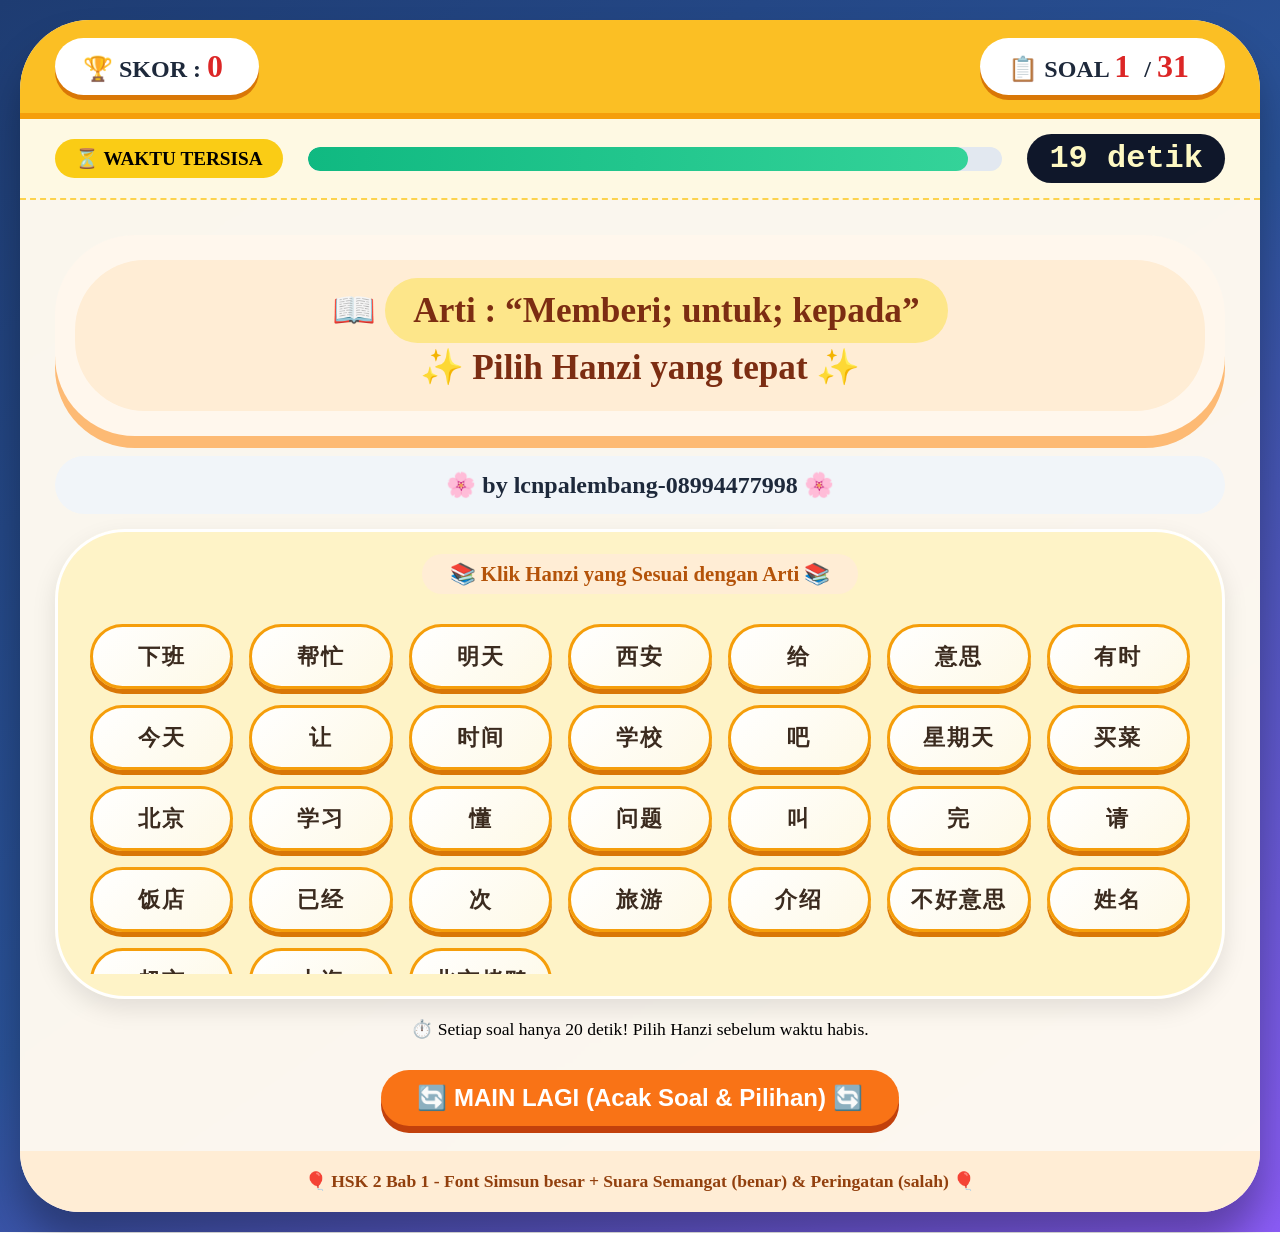
<file: data/wo1/KOSAKATA BAB 1.html>
<!DOCTYPE html>
<html lang="id">
<head>
    <meta charset="UTF-8">
    <meta name="viewport" content="width=device-width, initial-scale=1.0, user-scalable=yes">
    <title>✨ Kuis HSK 2 Bab 1 - Pilih Hanzi + Suara ✨</title>
    <style>
        * {
            margin: 0;
            padding: 0;
            box-sizing: border-box;
            user-select: none;
        }

        body {
            min-height: 100vh;
            background: linear-gradient(145deg, #1e3c72 0%, #2a5298 50%, #8b5cf6 100%);
            font-family: 'Simsun', '宋体', 'Times New Roman', serif;
            padding: 20px;
            display: flex;
            justify-content: center;
            align-items: center;
        }

        .quiz-wrapper {
            max-width: 1300px;
            width: 100%;
            background: rgba(255, 250, 240, 0.98);
            border-radius: 70px 70px 60px 60px;
            box-shadow: 0 30px 40px rgba(0, 0, 0, 0.3);
            overflow: hidden;
            backdrop-filter: blur(2px);
        }

        .quiz-header {
            background: #fbbf24;
            padding: 18px 35px;
            display: flex;
            justify-content: space-between;
            align-items: center;
            flex-wrap: wrap;
            gap: 12px;
            border-bottom: 6px solid #f59e0b;
        }

        .score-box, .question-counter {
            background: white;
            padding: 10px 28px;
            border-radius: 50px;
            font-weight: 800;
            font-size: 1.5rem;
            font-family: 'Simsun', '宋体', serif;
            box-shadow: 0 5px 0 #d97706;
            color: #1e293b;
        }

        .score-box span, .question-counter span {
            color: #dc2626;
            font-size: 2rem;
            margin-right: 8px;
        }

        .timer-area {
            background: #fef9e3;
            padding: 15px 35px;
            display: flex;
            align-items: center;
            gap: 25px;
            flex-wrap: wrap;
            border-bottom: 2px dashed #fcd34d;
        }

        .timer-label {
            font-weight: 700;
            font-size: 1.2rem;
            background: #facc15;
            padding: 8px 20px;
            border-radius: 50px;
            font-family: 'Simsun', '宋体', serif;
        }

        .progress-bar-container {
            flex: 2;
            background-color: #e2e8f0;
            border-radius: 40px;
            height: 24px;
            overflow: hidden;
        }

        .time-progress {
            width: 100%;
            height: 100%;
            background: linear-gradient(90deg, #10b981, #34d399);
            border-radius: 40px;
            transition: width 0.1s linear;
        }

        .time-warning {
            background: linear-gradient(90deg, #ef4444, #f97316);
        }

        .timer-digit {
            font-family: monospace;
            font-size: 2rem;
            font-weight: 800;
            background: #0f172a;
            color: #fef9c3;
            padding: 6px 22px;
            border-radius: 60px;
            min-width: 130px;
            text-align: center;
        }

        .question-area {
            padding: 35px 35px 20px;
            text-align: center;
        }

        .question-card {
            background: #fff7ed;
            border-radius: 80px;
            padding: 25px 20px;
            box-shadow: 0 12px 0 #fdba74;
            margin-bottom: 20px;
        }

        .question-text {
            font-size: 2.2rem;
            font-weight: 800;
            color: #7c2d12;
            background: #ffedd5;
            padding: 18px;
            border-radius: 70px;
            font-family: 'Simsun', '宋体', serif;
            line-height: 1.4;
        }

        .question-text span {
            background: #fde68a;
            padding: 8px 28px;
            border-radius: 60px;
            display: inline-block;
        }

        .feedback-message {
            font-size: 1.5rem;
            font-weight: bold;
            padding: 15px;
            border-radius: 60px;
            margin: 15px 0 10px;
            background: #f1f5f9;
            font-family: 'Simsun', '宋体', serif;
            transition: 0.2s;
        }

        .all-vocab-grid {
            background: #fef3c7;
            border-radius: 70px;
            padding: 25px;
            margin: 15px 0 20px;
            box-shadow: inset 0 0 0 3px white, 0 10px 25px rgba(0,0,0,0.1);
        }

        .grid-title {
            font-size: 1.3rem;
            font-weight: 800;
            background: #ffedd5;
            display: inline-block;
            padding: 8px 28px;
            border-radius: 40px;
            margin-bottom: 20px;
            color: #b45309;
            font-family: 'Simsun', '宋体', serif;
        }

        .vocab-select-grid {
            display: grid;
            grid-template-columns: repeat(auto-fill, minmax(130px, 1fr));
            gap: 16px;
            max-height: 360px;
            overflow-y: auto;
            padding: 10px;
        }

        .vocab-btn {
            background: linear-gradient(135deg, #ffffff, #fef9e6);
            border: 3px solid #f59e0b;
            border-radius: 60px;
            padding: 14px 8px;
            font-size: 1.4rem;
            font-weight: 700;
            font-family: 'Simsun', '宋体', monospace;
            color: #3b2b1f;
            cursor: pointer;
            transition: 0.1s linear;
            text-align: center;
            letter-spacing: 2px;
            box-shadow: 0 5px 0 #d97706;
        }

        .vocab-btn:hover:not(:disabled) {
            transform: translateY(-3px);
            background: #fffbeb;
            border-color: #fbbf24;
            box-shadow: 0 7px 0 #d97706;
        }

        .vocab-btn:active:not(:disabled) {
            transform: translateY(2px);
            box-shadow: 0 2px 0 #d97706;
        }

        .vocab-btn.disabled-btn, .vocab-btn:disabled {
            opacity: 0.55;
            transform: translateY(0px);
            cursor: not-allowed;
            filter: grayscale(0.1);
        }

        .restart-btn {
            background: #f97316;
            border: none;
            font-size: 1.5rem;
            font-weight: 800;
            padding: 14px 36px;
            border-radius: 70px;
            color: white;
            margin: 10px auto 25px;
            display: block;
            cursor: pointer;
            transition: 0.2s;
            font-family: 'Simsun', '宋体', sans-serif;
            width: fit-content;
            box-shadow: 0 7px 0 #c2410c;
        }

        .restart-btn:hover {
            background: #ea580c;
            transform: scale(0.97);
            box-shadow: 0 4px 0 #c2410c;
        }

        footer {
            text-align: center;
            padding: 20px;
            font-size: 1.1rem;
            background: #ffedd5;
            color: #92400e;
            font-weight: 700;
            font-family: 'Simsun', '宋体', serif;
        }

        @media (max-width: 700px) {
            .vocab-select-grid {
                grid-template-columns: repeat(auto-fill, minmax(100px, 1fr));
                max-height: 300px;
            }
            .vocab-btn { font-size: 1.1rem; padding: 10px 4px; }
            .question-text { font-size: 1.6rem; }
            .timer-digit { font-size: 1.5rem; min-width: 100px; }
            .score-box, .question-counter { font-size: 1.2rem; padding: 6px 18px; }
        }
    </style>
</head>
<body>
<div class="quiz-wrapper" id="quizApp">
    <div class="quiz-header">
        <div class="score-box">🏆 SKOR : <span id="scoreValue">0</span></div>
        <div class="question-counter">📋 SOAL <span id="currentQ">1</span> / <span id="totalQ"></span></div>
    </div>
    <div class="timer-area">
        <div class="timer-label">⏳ WAKTU TERSISA</div>
        <div class="progress-bar-container">
            <div class="time-progress" id="timeProgress" style="width: 100%;"></div>
        </div>
        <div class="timer-digit" id="timerDisplay">20 detik</div>
    </div>
    <div class="question-area">
        <div class="question-card">
            <div class="question-text" id="questionText">✨ Siap? ✨</div>
        </div>
        <div class="feedback-message" id="feedbackMsg">🌸 by lcnpalembang-08994477998! 🌸</div>
        
        <div class="all-vocab-grid">
            <div class="grid-title">📚 Klik Hanzi yang Sesuai dengan Arti 📚</div>
            <div class="vocab-select-grid" id="allVocabGrid"></div>
        </div>
        <div class="next-hint" style="font-family:'Simsun',serif; font-size:1.1rem;">⏱️ Setiap soal hanya 20 detik! Pilih Hanzi sebelum waktu habis.</div>
    </div>
    <button class="restart-btn" id="restartQuizBtn">🔄 MAIN LAGI (Acak Soal & Pilihan) 🔄</button>
    <footer>🎈 HSK 2 Bab 1 - Font Simsun besar + Suara Semangat (benar) & Peringatan (salah) 🎈</footer>
</div>

<script>
    // ======================= DATA KOSAKATA =======================
    const MASTER_VOCAB = [
        { hanzi: "介绍", arti: "Memperkenalkan" },
        { hanzi: "有时", arti: "Terkadang" },
        { hanzi: "懂", arti: "Mengerti; paham" },
        { hanzi: "意思", arti: "Arti; makna" },
        { hanzi: "北京烤鸭", arti: "Bebek Panggang Peking" },
        { hanzi: "不好意思", arti: "Merasa tidak enak hati; malu; maaf" },
        { hanzi: "旅游", arti: "Berwisata; bepergian" },
        { hanzi: "帮忙", arti: "Membantu; menolong" },
        { hanzi: "请", arti: "Mohon; mengajak; mentraktir" },
        { hanzi: "让", arti: "Membiarkan; menyuruh" },
        { hanzi: "叫", arti: "Memanggil; memerintahkan" },
        { hanzi: "吧", arti: "Partikel untuk saran atau ajakan" },
        { hanzi: "已经", arti: "Sudah" },
        { hanzi: "给", arti: "Memberi; untuk; kepada" },
        { hanzi: "完", arti: "Selesai" },
        { hanzi: "次", arti: "Kali (frekuensi)" },
        { hanzi: "姓名", arti: "Nama lengkap" },
        { hanzi: "时间", arti: "Waktu" },
        { hanzi: "问题", arti: "Masalah; pertanyaan" },
        { hanzi: "饭店", arti: "Restoran; hotel" },
        { hanzi: "超市", arti: "Supermarket" },
        { hanzi: "学校", arti: "Sekolah" },
        { hanzi: "学习", arti: "Belajar" },
        { hanzi: "下班", arti: "Pulang kerja" },
        { hanzi: "买菜", arti: "Membeli sayur; belanja dapur" },
        { hanzi: "今天", arti: "Hari ini" },
        { hanzi: "明天", arti: "Besok" },
        { hanzi: "星期天", arti: "Hari Minggu" },
        { hanzi: "北京", arti: "Beijing" },
        { hanzi: "上海", arti: "Shanghai" },
        { hanzi: "西安", arti: "Xi'an" }
    ];
    const TOTAL_VOCAB = MASTER_VOCAB.length;

    // ----------------------- SISTEM SUARA (Web Audio) -----------------------
    let audioCtx = null;
    // Fungsi inisialisasi AudioContext (dipanggil saat pertama kali butuh suara)
    function initAudio() {
        if (audioCtx) return audioCtx;
        try {
            audioCtx = new (window.AudioContext || window.webkitAudioContext)();
            // Biarkan suspended, akan di-resume saat pertama main
            return audioCtx;
        } catch(e) {
            console.warn("Web Audio tidak didukung");
            return null;
        }
    }

    // Memainkan nada sederhana (frequency Hz, duration detik, volume 0-1)
    function playTone(frequency, duration, volume = 0.3) {
        if (!initAudio()) return;
        // Resume context jika suspended (perlu user gesture, tapi biasanya sudah ada klik restart atau jawaban)
        if (audioCtx.state === 'suspended') {
            audioCtx.resume().then(() => {
                playToneInternal(frequency, duration, volume);
            }).catch(e => console.log);
        } else {
            playToneInternal(frequency, duration, volume);
        }
    }

    function playToneInternal(frequency, duration, volume) {
        if (!audioCtx) return;
        const now = audioCtx.currentTime;
        const oscillator = audioCtx.createOscillator();
        const gainNode = audioCtx.createGain();
        oscillator.connect(gainNode);
        gainNode.connect(audioCtx.destination);
        oscillator.frequency.value = frequency;
        gainNode.gain.value = volume;
        oscillator.start();
        gainNode.gain.exponentialRampToValueAtTime(0.00001, now + duration);
        oscillator.stop(now + duration);
    }

    // Suara benar: dua nada ceria (G dan E)
    function playCorrectSound() {
        // Nada pertama: 880Hz (A5) selama 0.15 detik, lalu nada 1100Hz
        playTone(880, 0.12, 0.25);
        setTimeout(() => {
            playTone(1100, 0.2, 0.25);
        }, 130);
        // tambahan nada ketiga biar happy
        setTimeout(() => {
            playTone(1320, 0.25, 0.2);
        }, 280);
    }

    // Suara salah: nada rendah dan 'buzz' (tremolo)
    function playWrongSound() {
        // Nada rendah 220Hz dengan sedikit getaran (cepat naik-turun gain)
        if (!audioCtx) return;
        const ctx = audioCtx;
        if (ctx.state === 'suspended') {
            ctx.resume().then(() => playWrongInternal()).catch(e=>console.log);
        } else {
            playWrongInternal();
        }
    }
    function playWrongInternal() {
        if (!audioCtx) return;
        const now = audioCtx.currentTime;
        const osc = audioCtx.createOscillator();
        const gain = audioCtx.createGain();
        osc.connect(gain);
        gain.connect(audioCtx.destination);
        osc.frequency.value = 220; // A3 rendah
        gain.gain.value = 0.35;
        osc.start();
        // efek tremolo cepat
        const lfo = audioCtx.createOscillator();
        const lfoGain = audioCtx.createGain();
        lfo.connect(lfoGain);
        lfoGain.connect(gain.gain);
        lfo.frequency.value = 18;
        lfoGain.gain.value = 0.25;
        lfo.start();
        // matikan setelah 0.5 detik
        gain.gain.exponentialRampToValueAtTime(0.0001, now + 0.5);
        osc.stop(now + 0.5);
        lfo.stop(now + 0.5);
    }
    // -------------------------------------------------------------------------

    // State kuis
    let currentQuestionsOrder = [];
    let currentVocabOrder = [];
    let currentIndex = 0;
    let score = 0;
    let timerInterval = null;
    let timeLeft = 20;
    let isAnswered = false;
    let nextTimeout = null;
    let currentQuestionVocab = null;

    // DOM elements
    const questionTextEl = document.getElementById("questionText");
    const allVocabGrid = document.getElementById("allVocabGrid");
    const scoreSpan = document.getElementById("scoreValue");
    const currentQSpan = document.getElementById("currentQ");
    const totalQSpan = document.getElementById("totalQ");
    const timerDisplayDiv = document.getElementById("timerDisplay");
    const timeProgressDiv = document.getElementById("timeProgress");
    const feedbackMsgDiv = document.getElementById("feedbackMsg");
    const restartBtn = document.getElementById("restartQuizBtn");

    // Helper acak
    function shuffleArray(arr) {
        for (let i = arr.length - 1; i > 0; i--) {
            const j = Math.floor(Math.random() * (i + 1));
            [arr[i], arr[j]] = [arr[j], arr[i]];
        }
        return arr;
    }

    function generateRandomQuestionsOrder() {
        return shuffleArray([...Array(TOTAL_VOCAB).keys()]);
    }

    function generateRandomVocabOrder() {
        return shuffleArray([...MASTER_VOCAB]);
    }

    function buildAllVocabButtons(vocabOrderArray) {
        allVocabGrid.innerHTML = "";
        vocabOrderArray.forEach(vocabItem => {
            const btn = document.createElement("button");
            btn.className = "vocab-btn";
            btn.innerText = vocabItem.hanzi;
            btn.setAttribute("data-hanzi", vocabItem.hanzi);
            btn.addEventListener("click", (e) => {
                if (isAnswered) return;
                const selectedHanzi = vocabItem.hanzi;
                const isCorrect = (selectedHanzi === currentQuestionVocab.hanzi);
                finishAndNext(isCorrect, selectedHanzi);
            });
            allVocabGrid.appendChild(btn);
        });
    }

    function disableAllVocabButtons(disabled) {
        const btns = document.querySelectorAll(".vocab-btn");
        btns.forEach(btn => {
            if (disabled) {
                btn.disabled = true;
                btn.classList.add("disabled-btn");
            } else {
                btn.disabled = false;
                btn.classList.remove("disabled-btn");
            }
        });
    }

    function stopTimer() {
        if (timerInterval) {
            clearInterval(timerInterval);
            timerInterval = null;
        }
    }

    function updateTimerUI() {
        timerDisplayDiv.innerText = `${timeLeft} detik`;
        let percent = (timeLeft / 20) * 100;
        timeProgressDiv.style.width = `${percent}%`;
        if (timeLeft <= 5) {
            timeProgressDiv.classList.add("time-warning");
            timerDisplayDiv.style.background = "#b91c1c";
            timerDisplayDiv.style.color = "#fff3c9";
        } else {
            timeProgressDiv.classList.remove("time-warning");
            timerDisplayDiv.style.background = "#0f172a";
            timerDisplayDiv.style.color = "#fef9c3";
        }
    }

    function startTimerForCurrent() {
        if (timerInterval) stopTimer();
        timeLeft = 20;
        updateTimerUI();
        timerInterval = setInterval(() => {
            if (isAnswered) return;
            if (timeLeft <= 1) {
                if (!isAnswered) {
                    clearInterval(timerInterval);
                    timerInterval = null;
                    finishAndNext(false, null, true);
                }
            } else {
                timeLeft--;
                updateTimerUI();
            }
        }, 1000);
    }

    function finishAndNext(isCorrect, selectedHanzi, isTimeout = false) {
        if (isAnswered) return;
        isAnswered = true;
        stopTimer();

        // MAIN SUARA!!!
        if (isCorrect) {
            playCorrectSound();
            score++;
            scoreSpan.innerText = score;
            feedbackMsgDiv.innerHTML = "✅🎉 BENAR! +1 poin 🎉✅  (suara gembira)";
            feedbackMsgDiv.style.background = "#d1fae5";
            feedbackMsgDiv.style.color = "#065f46";
        } else {
            playWrongSound();
            let correctAnswer = currentQuestionVocab.hanzi;
            if (isTimeout) {
                feedbackMsgDiv.innerHTML = `⏰ WAKTU HABIS! Hanzi yang benar: "${correctAnswer}" ⏰ (suara peringatan)`;
            } else {
                feedbackMsgDiv.innerHTML = `❌ Kurang tepat! Hanzi yang benar: "${correctAnswer}" ❌ (suara peringatan)`;
            }
            feedbackMsgDiv.style.background = "#fee2e2";
            feedbackMsgDiv.style.color = "#991b1b";
        }

        disableAllVocabButtons(true);
        if (nextTimeout) clearTimeout(nextTimeout);
        nextTimeout = setTimeout(() => {
            moveToNextQuestion();
        }, 1300);
    }

    function renderQuestion() {
        isAnswered = false;
        if (nextTimeout) clearTimeout(nextTimeout);
        feedbackMsgDiv.style.background = "#f1f5f9";
        feedbackMsgDiv.style.color = "#1e293b";
        feedbackMsgDiv.innerHTML = "🌸 by lcnpalembang-08994477998 🌸";

        const vocabIndex = currentQuestionsOrder[currentIndex];
        currentQuestionVocab = { ...MASTER_VOCAB[vocabIndex] };
        const artiTarget = currentQuestionVocab.arti;
        questionTextEl.innerHTML = `📖 <span>Arti : “${artiTarget}”</span><br> ✨ Pilih Hanzi yang tepat ✨`;

        currentQSpan.innerText = currentIndex + 1;
        totalQSpan.innerText = TOTAL_VOCAB;

        disableAllVocabButtons(false);
        startTimerForCurrent();
    }

    function moveToNextQuestion() {
        stopTimer();
        if (currentIndex + 1 < TOTAL_VOCAB) {
            currentIndex++;
            renderQuestion();
        } else {
            endQuiz();
        }
    }

    function endQuiz() {
        stopTimer();
        isAnswered = true;
        disableAllVocabButtons(true);
        questionTextEl.innerHTML = "🏁✨ SELAMAT! Kuis Selesai ✨🏁";
        
        const finalMessage = document.createElement("div");
        finalMessage.style.fontSize = "1.8rem";
        finalMessage.style.fontWeight = "bold";
        finalMessage.style.textAlign = "center";
        finalMessage.style.background = "#fde68a";
        finalMessage.style.padding = "25px";
        finalMessage.style.borderRadius = "70px";
        finalMessage.style.margin = "15px 0";
        finalMessage.style.fontFamily = "'Simsun', '宋体', serif";
        
        let starMsg = "";
        if (score === TOTAL_VOCAB) starMsg = "🌟🌟🌟🌟🌟 LUAR BIASA! Juara Mandarin!";
        else if (score >= TOTAL_VOCAB - 5) starMsg = "⭐⭐⭐⭐ HEBAT! Terus belajar!";
        else starMsg = "⭐⭐⭐ Semangat! Coba lagi ya!";
        finalMessage.innerHTML = `🏆 Skor Akhir: ${score} / ${TOTAL_VOCAB} 🏆<br>${starMsg}`;
        
        allVocabGrid.innerHTML = "";
        allVocabGrid.appendChild(finalMessage);
        feedbackMsgDiv.innerHTML = "🎉 Tekan 'MAIN LAGI' untuk tantangan baru dengan soal & posisi Hanzi yang diacak! 🎉";
        feedbackMsgDiv.style.background = "#fef3c7";
        timerDisplayDiv.innerText = "Selesai!";
        timeProgressDiv.style.width = "0%";
    }

    function restartQuiz() {
        if (timerInterval) clearInterval(timerInterval);
        if (nextTimeout) clearTimeout(nextTimeout);
        
        currentIndex = 0;
        score = 0;
        isAnswered = false;
        scoreSpan.innerText = "0";
        
        currentQuestionsOrder = generateRandomQuestionsOrder();
        currentVocabOrder = generateRandomVocabOrder();
        
        buildAllVocabButtons(currentVocabOrder);
        renderQuestion();

        // Pastikan AudioContext siap dan resume (agar suara bisa langsung saat jawaban pertama)
        if (audioCtx && audioCtx.state === 'suspended') {
            audioCtx.resume().catch(e=>console.log);
        } else if (!audioCtx) {
            initAudio();
            if (audioCtx && audioCtx.state === 'suspended') {
                audioCtx.resume().catch(e=>console.log);
            }
        }
    }

    function init() {
        totalQSpan.innerText = TOTAL_VOCAB;
        // inisialisasi audio (belum aktif, menunggu interaksi pertama)
        initAudio();
        restartQuiz();
        restartBtn.addEventListener("click", () => {
            restartQuiz();
        });
        // Tambahkan event listener global agar audio context bisa di-resume saat klik pertama kali di mana pun
        document.body.addEventListener("click", function resumeAudio() {
            if (audioCtx && audioCtx.state === 'suspended') {
                audioCtx.resume().then(() => {
                    console.log("Audio diaktifkan");
                }).catch(e=>console.log);
            }
        }, { once: true });
    }

    init();
</script>
</body>
</html>
</file>
